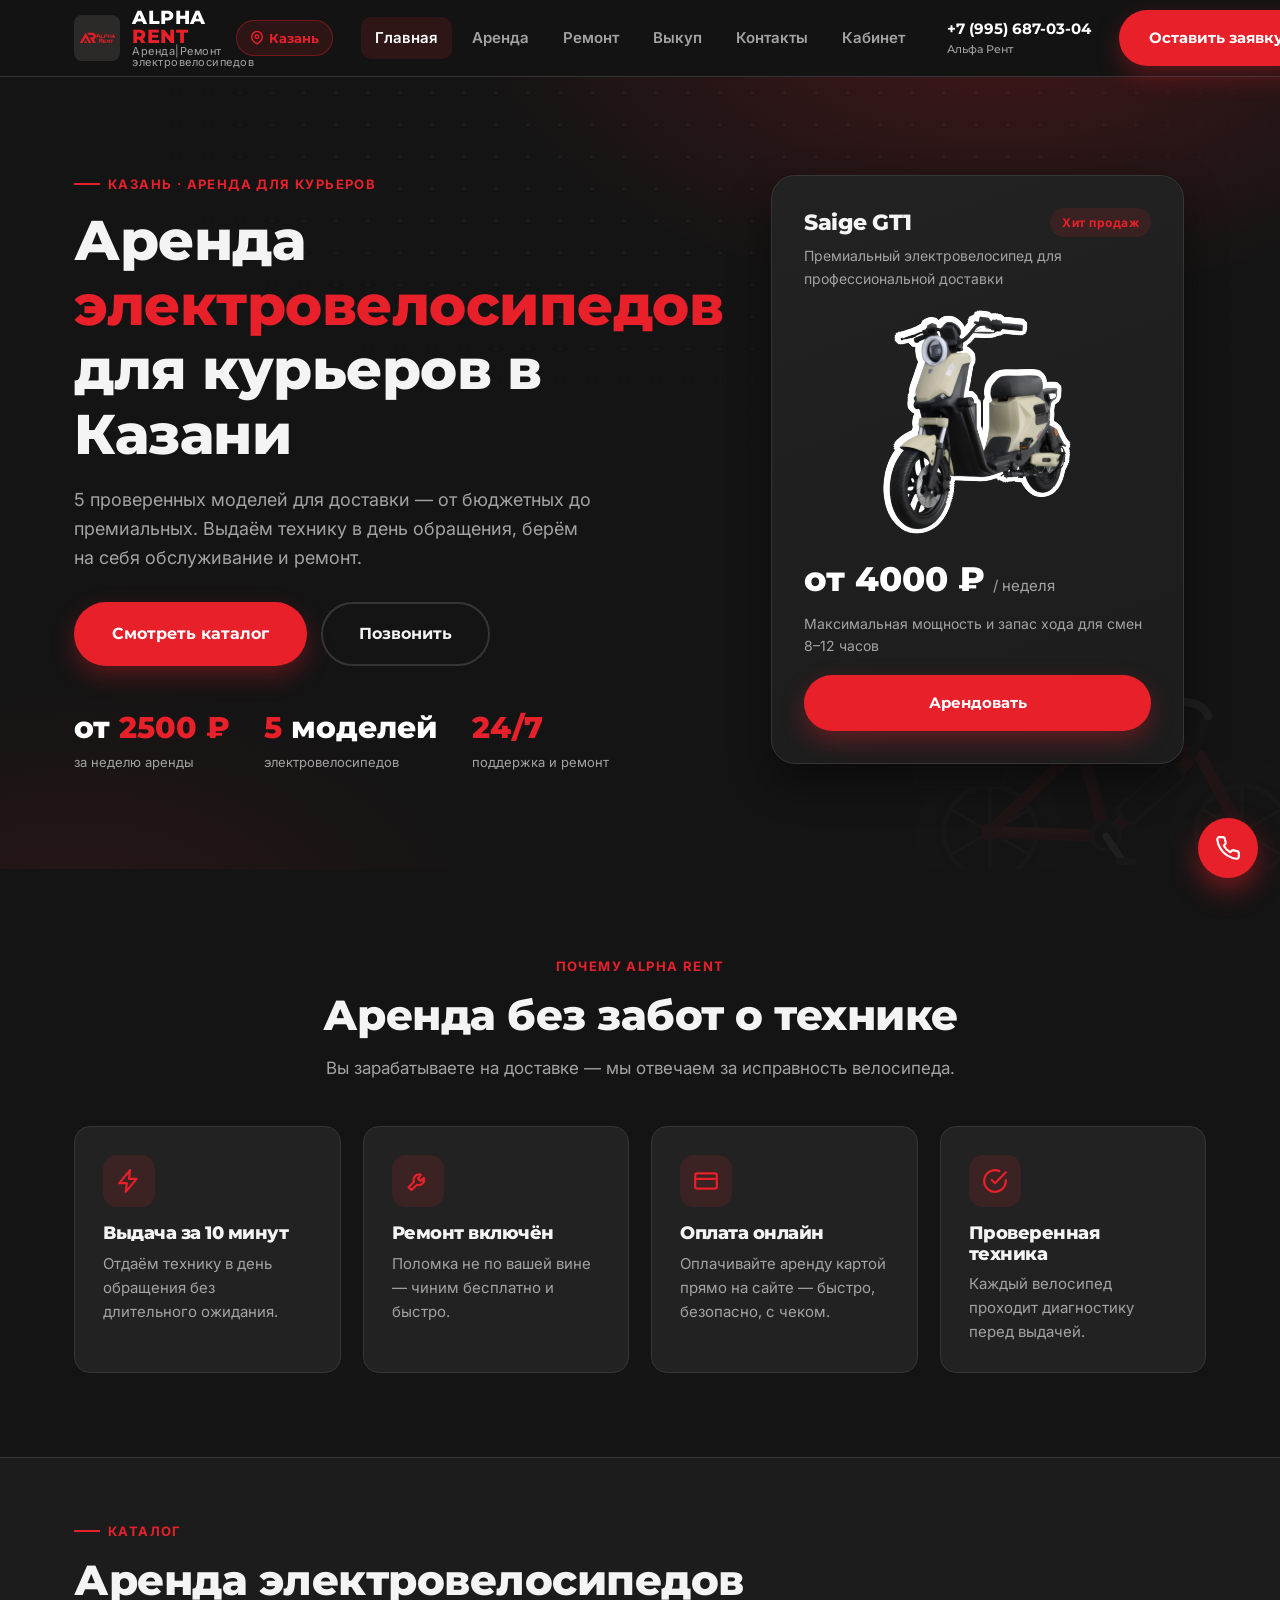
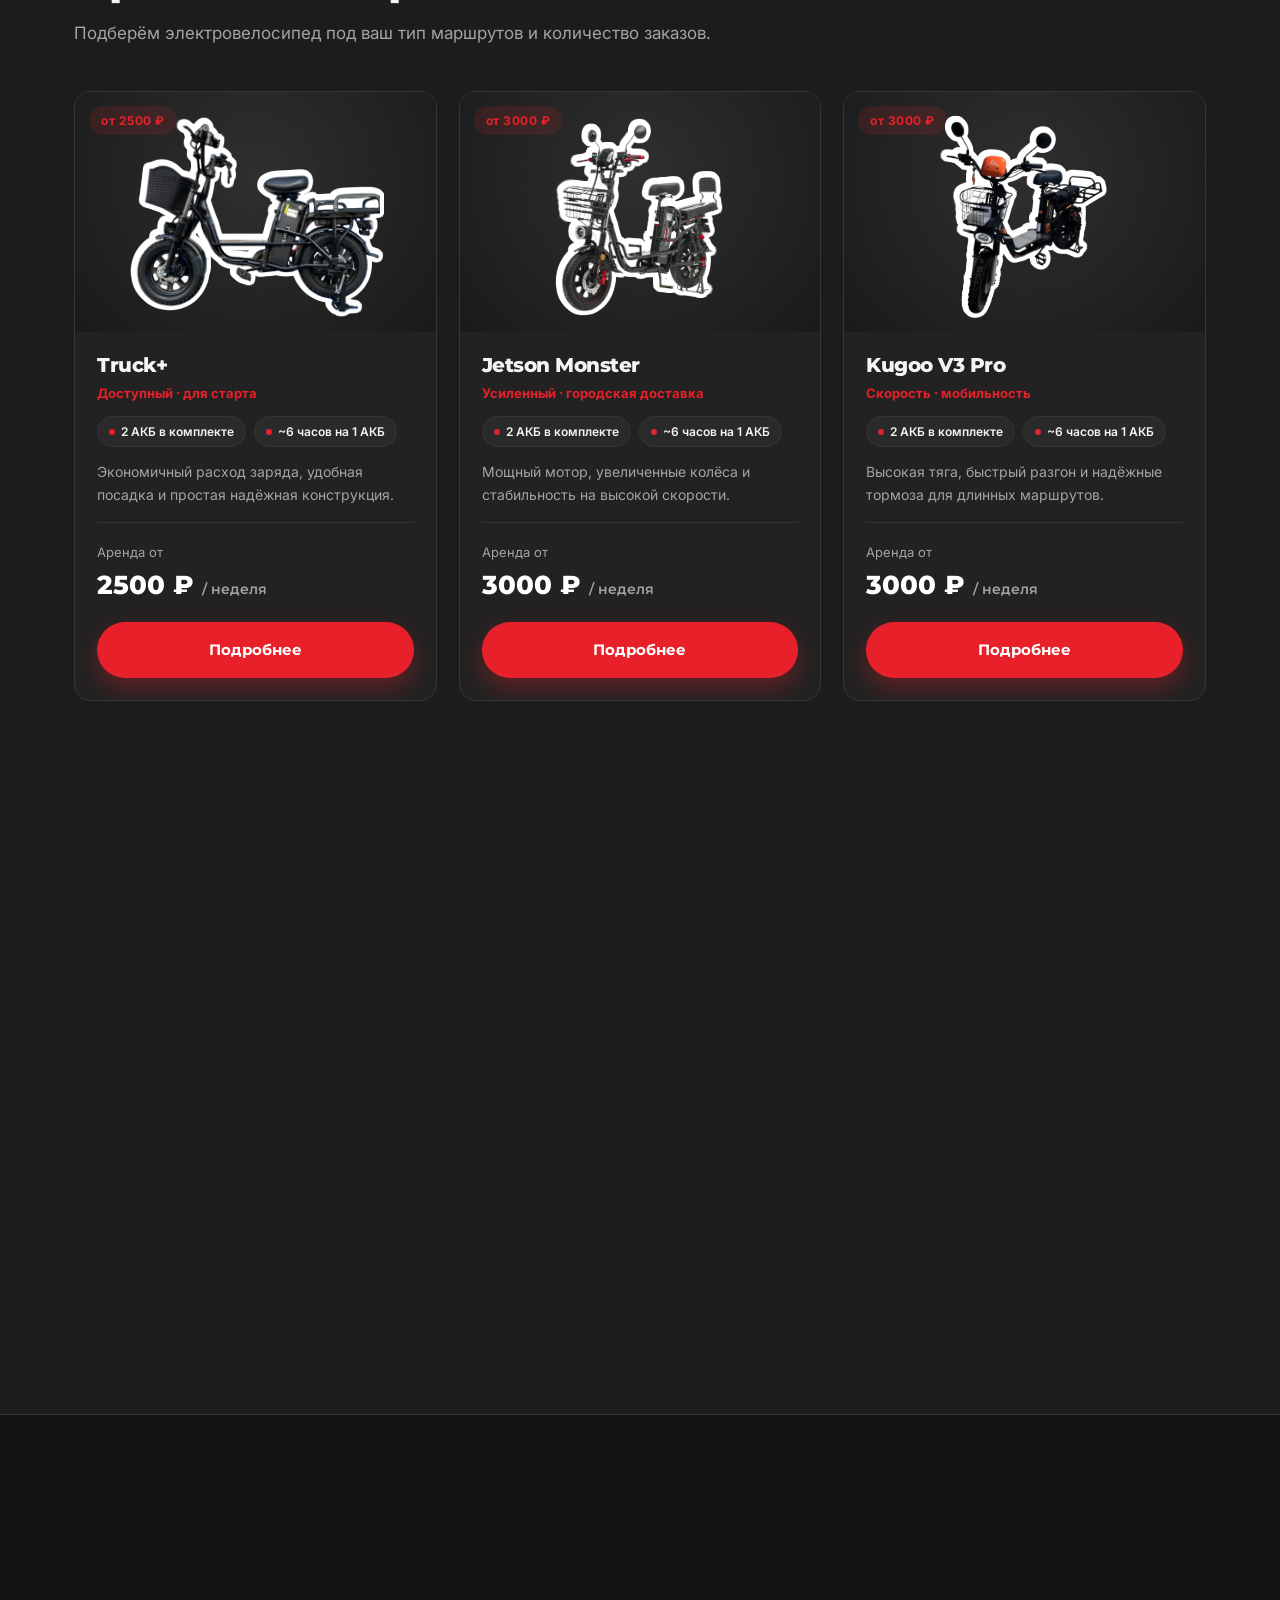
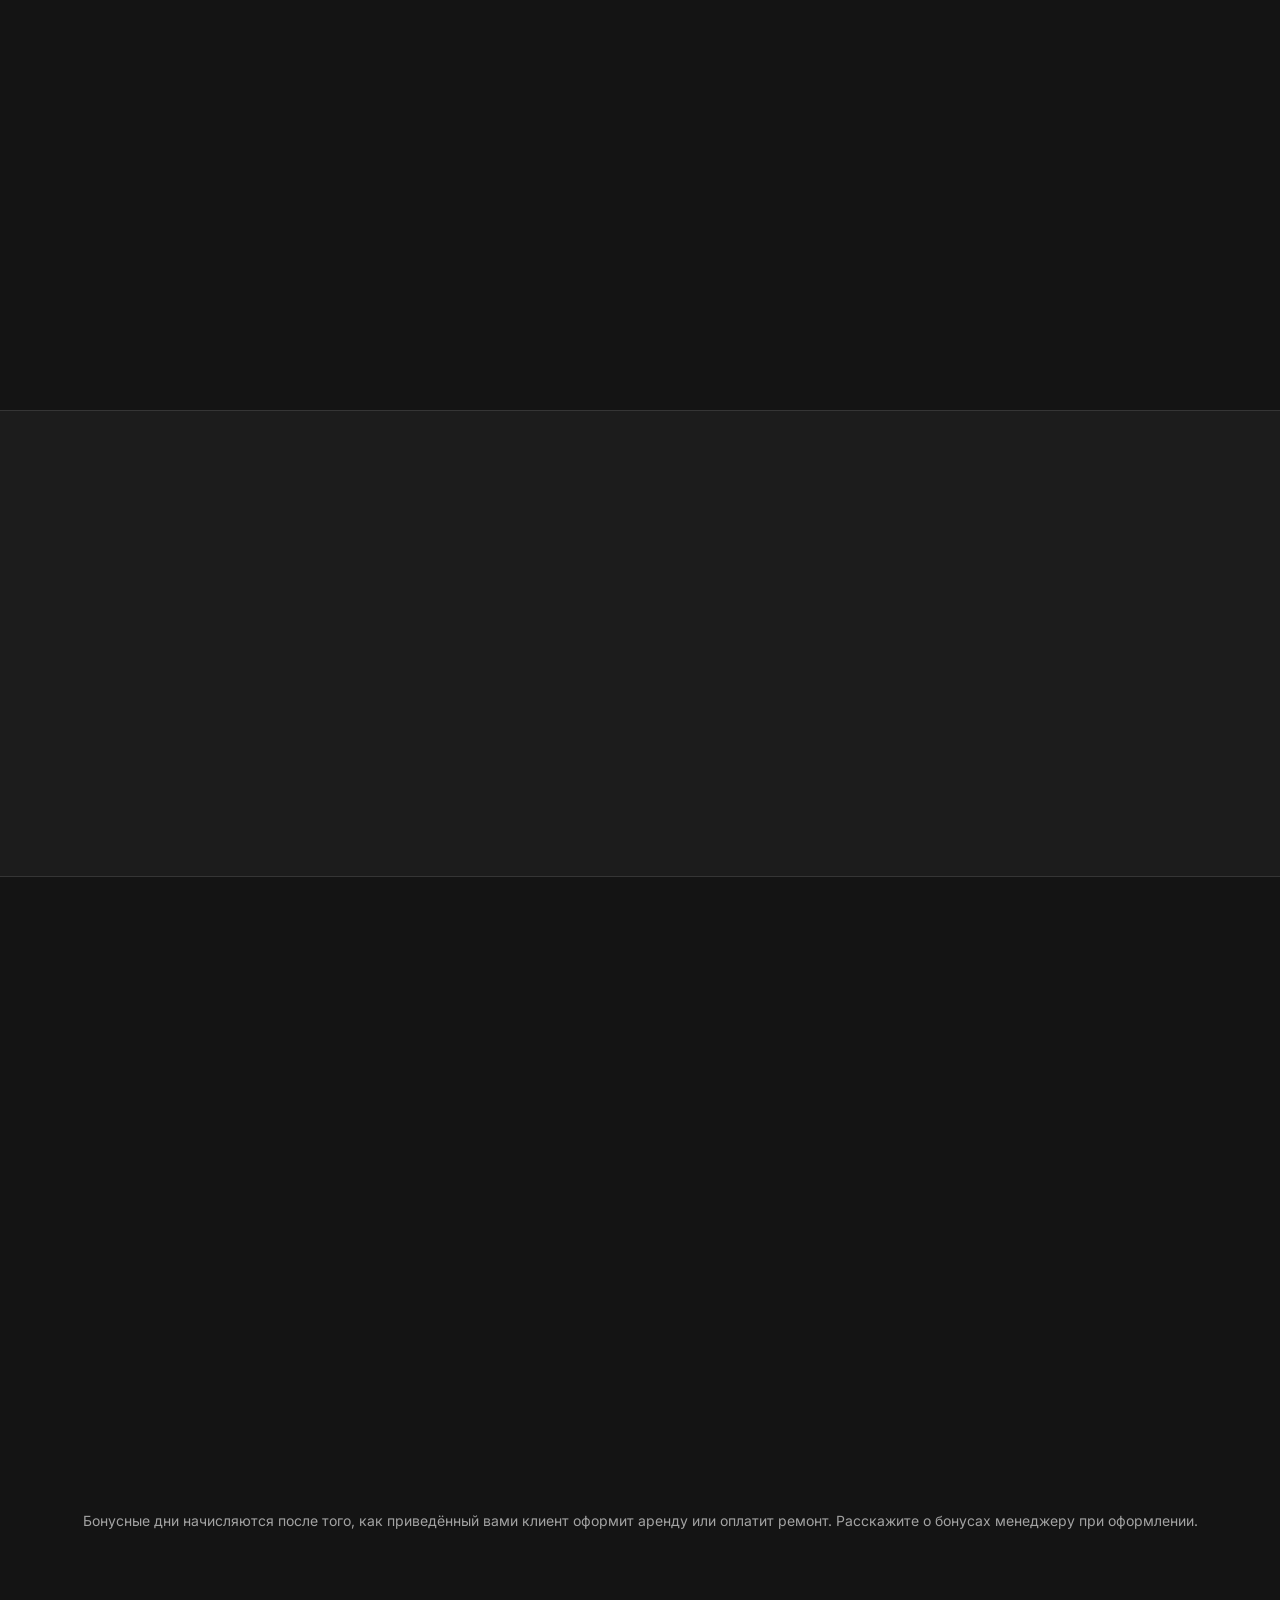
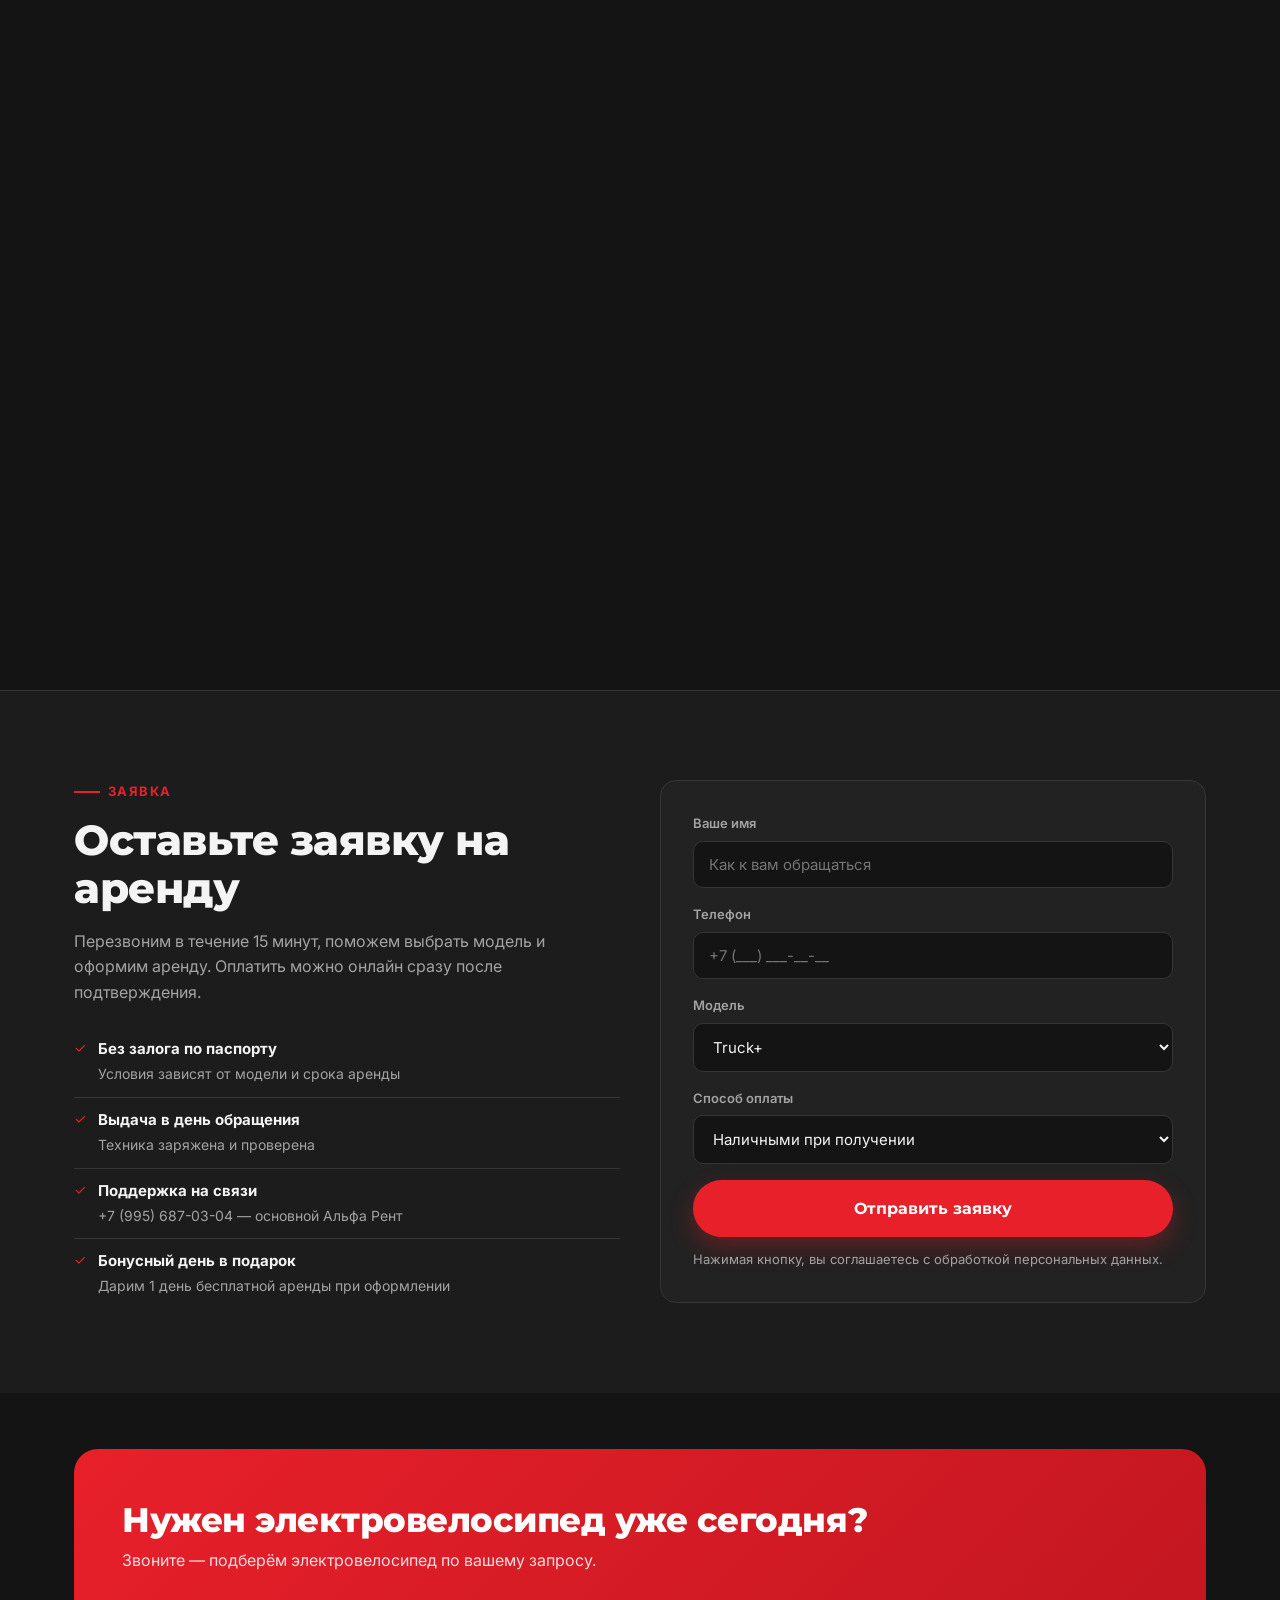
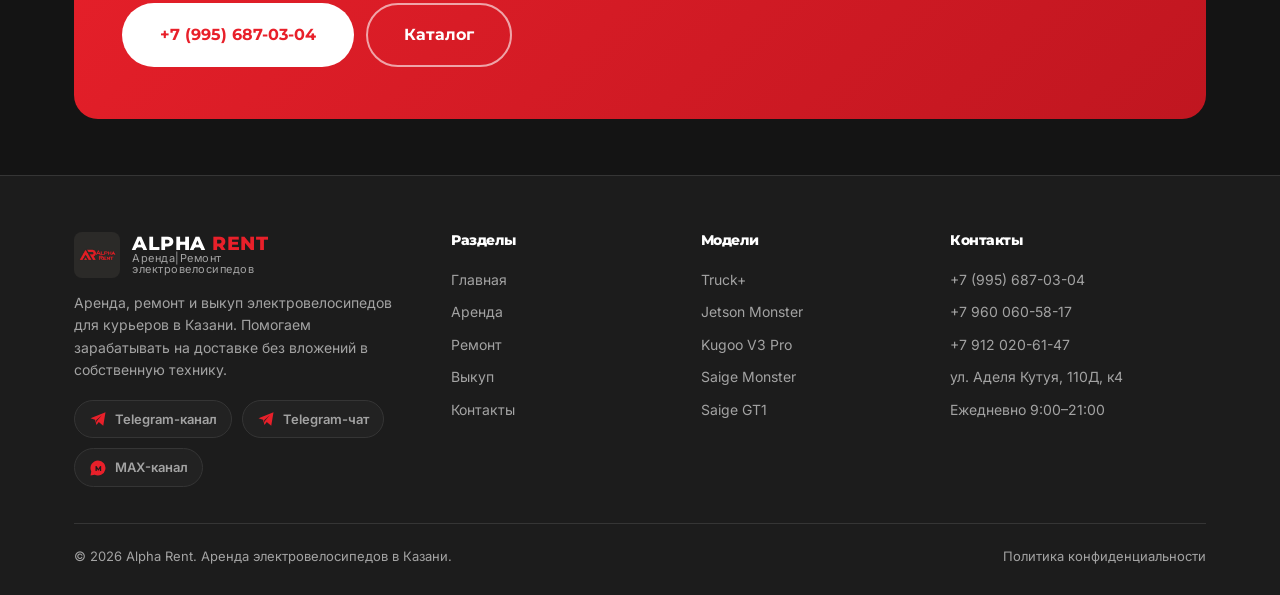
<file: index.html>
<!DOCTYPE html>
<html lang="ru">
<head>
<meta charset="UTF-8">
<meta name="viewport" content="width=device-width, initial-scale=1">
<title>Аренда электровелосипедов в Казани для курьеров — Alpha Rent</title>
<meta name="description" content="Аренда электровелосипедов для курьеров в Казани от 2500 ₽ в неделю. 5 моделей, ремонт и выкуп техники, оплата онлайн, выдача в день обращения. Alpha Rent — звоните +7 (995) 687-03-04.">
<meta name="keywords" content="аренда электровелосипедов Казань, аренда велосипедов для курьеров, прокат электровелосипедов Казань, аренда велосипеда Казань, электровелосипед в аренду">
<link rel="canonical" href="https://alpha-rent.ru/">
<meta name="robots" content="index, follow">
<meta name="geo.region" content="RU-TA">
<meta name="geo.placename" content="Казань">
<meta property="og:type" content="website">
<meta property="og:title" content="Аренда электровелосипедов в Казани для курьеров — Alpha Rent">
<meta property="og:description" content="Аренда электровелосипедов для курьеров в Казани от 2500 ₽ в неделю. Ремонт и выкуп техники. Оплата онлайн.">
<meta property="og:image" content="https://alpha-rent.ru/assets/logo.jpg">
<meta property="og:url" content="https://alpha-rent.ru/">
<meta property="og:locale" content="ru_RU">
<link rel="icon" href="assets/logo.jpg" type="image/jpeg">
<link rel="apple-touch-icon" href="assets/logo.jpg">
<link rel="manifest" href="site.webmanifest">
<link rel="preconnect" href="https://fonts.googleapis.com">
<link rel="preconnect" href="https://fonts.gstatic.com" crossorigin>
<link href="https://fonts.googleapis.com/css2?family=Inter:wght@400;500;600;700&family=Montserrat:wght@600;700;800&display=swap" rel="stylesheet">
<link rel="stylesheet" href="css/style.css?v=8">
<script type="application/ld+json">
{
  "@context": "https://schema.org",
  "@type": "LocalBusiness",
  "name": "Alpha Rent — аренда электровелосипедов",
  "image": "https://alpha-rent.ru/assets/logo.jpg",
  "url": "https://alpha-rent.ru/",
  "telephone": "+79956870304",
  "priceRange": "от 2500 ₽",
  "description": "Аренда электровелосипедов для курьеров в Казани. Ремонт и выкуп техники.",
  "address": {
    "@type": "PostalAddress",
    "streetAddress": "улица Аделя Кутуя, 110Д, корпус 4",
    "addressLocality": "Казань",
    "addressRegion": "Республика Татарстан",
    "addressCountry": "RU"
  },
  "areaServed": "Казань",
  "openingHours": "Mo-Su 09:00-21:00",
  "geo": {
    "@type": "GeoCoordinates",
    "latitude": 55.780742,
    "longitude": 49.195625
  },
  "hasMap": "https://yandex.ru/maps/org/alpharent/25104585482/",
  "sameAs": [
    "https://yandex.ru/maps/org/alpharent/25104585482/",
    "https://2gis.ru/kazan/firm/70000001107689104",
    "https://t.me/Alpharent116"
  ],
  "aggregateRating": {
    "@type": "AggregateRating",
    "ratingValue": "4.9",
    "reviewCount": "127"
  }
}
</script>
<!-- Yandex.Metrika counter — впишите номер вашего счётчика вместо 99999999 -->
<script type="text/javascript">
  (function(m,e,t,r,i,k,a){m[i]=m[i]||function(){(m[i].a=m[i].a||[]).push(arguments)};m[i].l=1*new Date();
  for(var j=0;j<document.scripts.length;j++){if(document.scripts[j].src===r){return;}}
  k=e.createElement(t),a=e.getElementsByTagName(t)[0],k.async=1,k.src=r,a.parentNode.insertBefore(k,a)})
  (window,document,"script","https://mc.yandex.ru/metrika/tag.js","ym");
  ym(99999999,"init",{clickmap:true,trackLinks:true,accurateTrackBounce:true});
</script>
<noscript><div><img src="https://mc.yandex.ru/watch/99999999" style="position:absolute;left:-9999px;" alt="" /></div></noscript>
<!-- /Yandex.Metrika counter -->
</head>
<body>

<!-- ===== Header ===== -->
<header class="header">
  <div class="container header__inner">
    <a href="index.html" class="logo" aria-label="Alpha Rent — на главную">
      <img src="assets/logo.jpg" alt="Логотип Alpha Rent">
      <span class="logo__text">
        <span class="logo__name">ALPHA<span> RENT</span></span>
        <span class="logo__tag">Аренда|Ремонт<br>электровелосипедов</span>
      </span>
    </a>
    <span class="city-badge" title="Аренда электровелосипедов в Казани">
      <svg width="14" height="14" viewBox="0 0 24 24" fill="none" stroke="currentColor" stroke-width="2.5" stroke-linecap="round" stroke-linejoin="round"><path d="M21 10c0 7-9 12-9 12s-9-5-9-12a9 9 0 0 1 18 0z"/><circle cx="12" cy="10" r="3"/></svg>
      Казань
    </span>
    <nav class="nav" id="nav">
      <a href="index.html" class="active">Главная</a>
      <a href="arenda.html">Аренда</a>
      <a href="remont.html">Ремонт</a>
      <a href="vykup.html">Выкуп</a>
      <a href="kontakty.html">Контакты</a>
      <a href="account.php">Кабинет</a>
    </nav>
    <a href="tel:+79956870304" class="header__phone">
      +7 (995) 687-03-04
      <span>Альфа Рент</span>
    </a>
    <a href="#zayavka" class="btn btn-primary header__cta">Оставить заявку</a>
    <button class="burger" id="burger" aria-label="Меню">
      <span></span><span></span><span></span>
    </button>
  </div>
</header>

<main>

<!-- ===== Hero ===== -->
<section class="hero">
  <div class="container hero__grid">
    <div class="hero__text">
      <span class="eyebrow">Казань · аренда для курьеров</span>
      <h1>Аренда <span class="accent">электровелосипедов</span> для курьеров в Казани</h1>
      <p class="hero__sub">5 проверенных моделей для доставки — от бюджетных до премиальных. Выдаём технику в день обращения, берём на себя обслуживание и ремонт.</p>
      <div class="hero__actions">
        <a href="arenda.html" class="btn btn-primary btn-lg">Смотреть каталог</a>
        <a href="tel:+79956870304" class="btn btn-outline btn-lg">Позвонить</a>
      </div>
      <div class="hero__stats">
        <div class="hero__stat">
          <div class="num">от <span>2500&nbsp;₽</span></div>
          <div class="lbl">за неделю аренды</div>
        </div>
        <div class="hero__stat">
          <div class="num"><span>5</span> моделей</div>
          <div class="lbl">электровелосипедов</div>
        </div>
        <div class="hero__stat">
          <div class="num"><span>24/7</span></div>
          <div class="lbl">поддержка и ремонт</div>
        </div>
      </div>
    </div>
    <aside class="hero__card">
      <div class="hero__card-top">
        <h3>Saige GT1</h3>
        <span class="badge">Хит продаж</span>
      </div>
      <p class="muted">Премиальный электровелосипед для профессиональной доставки</p>
      <div class="hero__bike">
        <img src="assets/bikes/gt1-1.png" alt="Электровелосипед Saige GT1 для курьеров" loading="lazy">
      </div>
      <div class="hero__price-row">
        <span class="hero__price">от 4000&nbsp;₽</span>
        <span class="hero__price-unit">/ неделя</span>
      </div>
      <p class="muted">Максимальная мощность и запас хода для смен 8–12 часов</p>
      <a href="arenda.html#gt1" class="btn btn-primary btn-block">Арендовать</a>
    </aside>
  </div>
</section>

<!-- ===== Преимущества ===== -->
<section class="section">
  <div class="container">
    <div class="section-head section-head--center reveal">
      <span class="eyebrow">Почему Alpha Rent</span>
      <h2 class="section-title">Аренда без забот о технике</h2>
      <p>Вы зарабатываете на доставке — мы отвечаем за исправность велосипеда.</p>
    </div>
    <div class="grid grid-4">
      <div class="feature reveal">
        <div class="feature__icon">
          <svg width="26" height="26" viewBox="0 0 24 24" fill="none" stroke="currentColor" stroke-width="2" stroke-linecap="round" stroke-linejoin="round"><path d="M13 2 3 14h7l-1 8 10-12h-7z"/></svg>
        </div>
        <h3>Выдача за 10 минут</h3>
        <p>Отдаём технику в день обращения без длительного ожидания.</p>
      </div>
      <div class="feature reveal">
        <div class="feature__icon">
          <svg width="26" height="26" viewBox="0 0 24 24" fill="none" stroke="currentColor" stroke-width="2" stroke-linecap="round" stroke-linejoin="round"><path d="M14.7 6.3a5 5 0 0 0-6.4 6.4l-5 5 2.7 2.7 5-5a5 5 0 0 0 6.4-6.4l-3 3-2.4-2.4z"/></svg>
        </div>
        <h3>Ремонт включён</h3>
        <p>Поломка не по вашей вине — чиним бесплатно и быстро.</p>
      </div>
      <div class="feature reveal">
        <div class="feature__icon">
          <svg width="26" height="26" viewBox="0 0 24 24" fill="none" stroke="currentColor" stroke-width="2" stroke-linecap="round" stroke-linejoin="round"><rect x="2" y="5" width="20" height="14" rx="2"/><path d="M2 10h20"/></svg>
        </div>
        <h3>Оплата онлайн</h3>
        <p>Оплачивайте аренду картой прямо на сайте — быстро, безопасно, с чеком.</p>
      </div>
      <div class="feature reveal">
        <div class="feature__icon">
          <svg width="26" height="26" viewBox="0 0 24 24" fill="none" stroke="currentColor" stroke-width="2" stroke-linecap="round" stroke-linejoin="round"><path d="M22 11.08V12a10 10 0 1 1-5.93-9.14"/><path d="M22 4 12 14.01l-3-3"/></svg>
        </div>
        <h3>Проверенная техника</h3>
        <p>Каждый велосипед проходит диагностику перед выдачей.</p>
      </div>
    </div>
  </div>
</section>

<!-- ===== Модели ===== -->
<section class="section section--tight" style="background:var(--bg-2);border-block:1px solid var(--border)">
  <div class="container">
    <div class="section-head reveal">
      <span class="eyebrow">Каталог</span>
      <h2 class="section-title">Аренда электровелосипедов</h2>
      <p>Подберём электровелосипед под ваш тип маршрутов и количество заказов.</p>
    </div>
    <div class="grid grid-3" id="models">
      <!-- card -->
      <article class="bike-card reveal">
        <div class="bike-card__media">
          <div class="bike-card__tags"><span class="badge">от 2500 ₽</span></div>
          <img src="assets/bikes/truck-1.png" alt="Электровелосипед Truck+" loading="lazy">
        </div>
        <div class="bike-card__body">
          <h3>Truck+</h3>
          <div class="bike-card__role">Доступный · для старта</div>
          <div class="bike-card__specs">
            <span class="spec-pill">2 АКБ в комплекте</span>
            <span class="spec-pill">~6 часов на 1 АКБ</span>
          </div>
          <p class="bike-card__desc">Экономичный расход заряда, удобная посадка и простая надёжная конструкция.</p>
          <div class="bike-card__price">
            <span class="from">Аренда от</span>
            <div class="val">2500 ₽ <span>/ неделя</span></div>
          </div>
          <div class="bike-card__actions">
            <a href="arenda.html#truck" class="btn btn-primary btn-block">Подробнее</a>
          </div>
        </div>
      </article>
      <article class="bike-card reveal">
        <div class="bike-card__media">
          <div class="bike-card__tags"><span class="badge">от 3000 ₽</span></div>
          <img src="assets/bikes/jetson-1.png" alt="Электровелосипед Jetson Monster" loading="lazy">
        </div>
        <div class="bike-card__body">
          <h3>Jetson Monster</h3>
          <div class="bike-card__role">Усиленный · городская доставка</div>
          <div class="bike-card__specs">
            <span class="spec-pill">2 АКБ в комплекте</span>
            <span class="spec-pill">~6 часов на 1 АКБ</span>
          </div>
          <p class="bike-card__desc">Мощный мотор, увеличенные колёса и стабильность на высокой скорости.</p>
          <div class="bike-card__price">
            <span class="from">Аренда от</span>
            <div class="val">3000 ₽ <span>/ неделя</span></div>
          </div>
          <div class="bike-card__actions">
            <a href="arenda.html#jetson" class="btn btn-primary btn-block">Подробнее</a>
          </div>
        </div>
      </article>
      <article class="bike-card reveal">
        <div class="bike-card__media">
          <div class="bike-card__tags"><span class="badge">от 3000 ₽</span></div>
          <img src="assets/bikes/kugoo-1.png" alt="Электровелосипед Kugoo V3 Pro" loading="lazy">
        </div>
        <div class="bike-card__body">
          <h3>Kugoo V3 Pro</h3>
          <div class="bike-card__role">Скорость · мобильность</div>
          <div class="bike-card__specs">
            <span class="spec-pill">2 АКБ в комплекте</span>
            <span class="spec-pill">~6 часов на 1 АКБ</span>
          </div>
          <p class="bike-card__desc">Высокая тяга, быстрый разгон и надёжные тормоза для длинных маршрутов.</p>
          <div class="bike-card__price">
            <span class="from">Аренда от</span>
            <div class="val">3000 ₽ <span>/ неделя</span></div>
          </div>
          <div class="bike-card__actions">
            <a href="arenda.html#kugoo" class="btn btn-primary btn-block">Подробнее</a>
          </div>
        </div>
      </article>
      <article class="bike-card reveal">
        <div class="bike-card__media">
          <div class="bike-card__tags"><span class="badge">от 3000 ₽</span></div>
          <img src="assets/bikes/saige-1.png" alt="Электровелосипед Saige Monster" loading="lazy">
        </div>
        <div class="bike-card__body">
          <h3>Saige Monster</h3>
          <div class="bike-card__role">Мощность · комфорт</div>
          <div class="bike-card__specs">
            <span class="spec-pill">2 АКБ в комплекте</span>
            <span class="spec-pill">~6 часов на 1 АКБ</span>
          </div>
          <p class="bike-card__desc">Мощный двигатель, комфортная подвеска и устойчивость для полного дня.</p>
          <div class="bike-card__price">
            <span class="from">Аренда от</span>
            <div class="val">3000 ₽ <span>/ неделя</span></div>
          </div>
          <div class="bike-card__actions">
            <a href="arenda.html#saige" class="btn btn-primary btn-block">Подробнее</a>
          </div>
        </div>
      </article>
      <article class="bike-card reveal">
        <div class="bike-card__media">
          <div class="bike-card__tags"><span class="badge">Хит продаж</span><span class="badge badge--ghost">от 4000 ₽</span></div>
          <img src="assets/bikes/gt1-1.png" alt="Электровелосипед Saige GT1" loading="lazy">
        </div>
        <div class="bike-card__body">
          <h3>Saige GT1</h3>
          <div class="bike-card__role">Топовая модель · максимум хода</div>
          <div class="bike-card__specs">
            <span class="spec-pill">2 АКБ в комплекте</span>
            <span class="spec-pill">~6 часов на 1 АКБ</span>
          </div>
          <p class="bike-card__desc">Высокий крутящий момент, большой запас хода, комфорт на сменах 8–12 часов.</p>
          <div class="bike-card__price">
            <span class="from">Аренда от</span>
            <div class="val">4000 ₽ <span>/ неделя</span></div>
            <div class="bike-card__price-opt">С двумя АКБ 50 Ah — 4500 ₽ / неделя</div>
          </div>
          <div class="bike-card__actions">
            <a href="arenda.html#gt1" class="btn btn-primary btn-block">Подробнее</a>
          </div>
        </div>
      </article>
      <article class="bike-card reveal" style="justify-content:center;align-items:center;text-align:center;padding:30px;background:linear-gradient(160deg,var(--surface),var(--bg))">
        <h3 style="font-size:22px;margin-bottom:10px">Не знаете, что выбрать?</h3>
        <p class="bike-card__desc">Расскажем, какая модель подойдёт под ваши маршруты и нагрузку.</p>
        <a href="kontakty.html" class="btn btn-outline">Получить консультацию</a>
      </article>
    </div>
  </div>
</section>

<!-- ===== Услуги ===== -->
<section class="section">
  <div class="container">
    <div class="section-head section-head--center reveal">
      <span class="eyebrow">Услуги</span>
      <h2 class="section-title">Наши услуги</h2>
    </div>
    <div class="grid grid-3">
      <div class="feature reveal">
        <div class="feature__icon">
          <svg width="26" height="26" viewBox="0 0 24 24" fill="none" stroke="currentColor" stroke-width="2" stroke-linecap="round" stroke-linejoin="round"><circle cx="5.5" cy="17.5" r="3.5"/><circle cx="18.5" cy="17.5" r="3.5"/><path d="M15 17.5h-6L12 7h4M9 17.5 12 7M5.5 17.5 11 7h1"/></svg>
        </div>
        <h3>Аренда электровелосипедов</h3>
        <p>5 моделей для доставки. Понедельная оплата, обслуживание включено.</p>
        <a href="arenda.html" class="btn btn-ghost" style="margin-top:14px">Подробнее →</a>
      </div>
      <div class="feature reveal">
        <div class="feature__icon">
          <svg width="26" height="26" viewBox="0 0 24 24" fill="none" stroke="currentColor" stroke-width="2" stroke-linecap="round" stroke-linejoin="round"><path d="M14.7 6.3a5 5 0 0 0-6.4 6.4l-5 5 2.7 2.7 5-5a5 5 0 0 0 6.4-6.4l-3 3-2.4-2.4z"/></svg>
        </div>
        <h3>Ремонт техники</h3>
        <p>Умеем чинить всё, что имеет руль и колёса.</p>
        <a href="remont.html" class="btn btn-ghost" style="margin-top:14px">Подробнее →</a>
      </div>
      <div class="feature reveal">
        <div class="feature__icon">
          <svg width="26" height="26" viewBox="0 0 24 24" fill="none" stroke="currentColor" stroke-width="2" stroke-linecap="round" stroke-linejoin="round"><path d="M12 1v22M17 5H9.5a3.5 3.5 0 0 0 0 7h5a3.5 3.5 0 0 1 0 7H6"/></svg>
        </div>
        <h3>Выкуп и аренда с выкупом</h3>
        <p>Выкупим вашу технику или предложим аренду с правом выкупа в собственность.</p>
        <a href="vykup.html" class="btn btn-ghost" style="margin-top:14px">Подробнее →</a>
      </div>
    </div>
  </div>
</section>

<!-- ===== Как это работает ===== -->
<section class="section section--tight" style="background:var(--bg-2);border-block:1px solid var(--border)">
  <div class="container">
    <div class="section-head reveal">
      <span class="eyebrow">Как начать</span>
      <h2 class="section-title">Аренда в 4 шага</h2>
    </div>
    <div class="grid grid-4 steps">
      <div class="step reveal"><h3>Выбор модели</h3><p>Подбираете велосипед в каталоге или с нашей помощью по телефону.</p></div>
      <div class="step reveal"><h3>Заявка и оплата</h3><p>Оставляете заявку на сайте и оплачиваете аренду онлайн картой.</p></div>
      <div class="step reveal"><h3>Получение</h3><p>Забираете заряженный и подготовленный велосипед в день обращения.</p></div>
      <div class="step reveal"><h3>Работа и продление</h3><p>Зарабатываете на доставке, продлеваете аренду в пару кликов.</p></div>
    </div>
  </div>
</section>

<!-- ===== Бонусы и реферальная программа ===== -->
<section class="section" id="bonusy">
  <div class="container">
    <div class="section-head section-head--center reveal">
      <span class="eyebrow">Бонусы</span>
      <h2 class="section-title">Реферальная программа Alpha Rent</h2>
      <p>Приводите друзей и получайте бесплатные дни аренды. Бонусные дни суммируются.</p>
    </div>
    <div class="grid grid-3">
      <div class="bonus-card reveal">
        <div class="bonus-card__badge">+3 дня</div>
        <h3>Приведите друга в аренду</h3>
        <p>Если по вашей рекомендации новый клиент впервые арендует у нас электровелосипед:</p>
        <ul class="spec-list">
          <li>Вам — <b>+3 дня</b> бесплатной аренды</li>
          <li>Другу — <b>скидка 500 ₽</b> на аренду</li>
        </ul>
      </div>
      <div class="bonus-card reveal">
        <div class="bonus-card__badge">+2 дня</div>
        <h3>Приведите друга на ремонт</h3>
        <p>Если вы арендуете у нас и привели знакомого на ремонт стоимостью от 2000 ₽:</p>
        <ul class="spec-list">
          <li>Вам — <b>+2 дня</b> бесплатной аренды</li>
        </ul>
      </div>
      <div class="bonus-card bonus-card--accent reveal">
        <div class="bonus-card__badge">В подарок</div>
        <h3>Бонусный день для каждого</h3>
        <p>Дарим <b>1 день бесплатной аренды</b> каждому клиенту при оформлении заявки — попробуйте электровелосипед без лишних затрат.</p>
        <a href="#zayavka" class="btn btn-primary" style="margin-top:auto">Оставить заявку</a>
      </div>
    </div>
    <p style="color:var(--muted);font-size:14px;margin-top:16px;text-align:center">Бонусные дни начисляются после того, как приведённый вами клиент оформит аренду или оплатит ремонт. Расскажите о бонусах менеджеру при оформлении.</p>
  </div>
</section>

<!-- ===== Отзывы ===== -->
<section class="section">
  <div class="container">
    <div class="section-head section-head--center reveal">
      <span class="eyebrow">Отзывы</span>
      <h2 class="section-title">Нас рекомендуют курьеры Казани</h2>
      <p>Реальные оценки клиентов с Яндекс Карт — рейтинг 4.9 из 5.</p>
    </div>
    <div class="reviews-carousel reveal">
      <button class="carousel-arrow carousel-prev" type="button" aria-label="Предыдущие отзывы" data-reviews-prev>‹</button>
      <div class="reviews-track" data-reviews-track>
        <article class="review-card">
          <div class="review-card__stars">★★★★★</div>
          <p class="review-card__text">«Брал Truck+ на тест перед выходом в курьеры. Велик заряженный, всё работает. Через неделю пересел на Jetson — оформили за 10 минут.»</p>
          <div class="review-card__author">
            <div class="review-card__ava">А</div>
            <div><div class="review-card__name">Айдар Г.</div><div class="review-card__src">Яндекс Карты</div></div>
          </div>
        </article>
        <article class="review-card">
          <div class="review-card__stars">★★★★★</div>
          <p class="review-card__text">«Работаю полный день, взял Saige Monster. По подвеске и запасу хода — то что надо. Один раз слетела цепь, починили в тот же день бесплатно.»</p>
          <div class="review-card__author">
            <div class="review-card__ava">Р</div>
            <div><div class="review-card__name">Рустам Х.</div><div class="review-card__src">Яндекс Карты</div></div>
          </div>
        </article>
        <article class="review-card">
          <div class="review-card__stars">★★★★★</div>
          <p class="review-card__text">«GT1 с двумя батареями — реально на всю смену хватает. Ребята адекватные, на связи всегда. Рекомендую для тех, кто работает на объёмах.»</p>
          <div class="review-card__author">
            <div class="review-card__ava">Д</div>
            <div><div class="review-card__name">Денис М.</div><div class="review-card__src">Яндекс Карты</div></div>
          </div>
        </article>
        <article class="review-card">
          <div class="review-card__stars">★★★★★</div>
          <p class="review-card__text">«Взял Kugoo V3 Pro — разгон бодрый, по городу между заказами летаю. За смену успеваю заметно больше, чем на своём старом велике.»</p>
          <div class="review-card__author">
            <div class="review-card__ava">Л</div>
            <div><div class="review-card__name">Линар Ф.</div><div class="review-card__src">Яндекс Карты</div></div>
          </div>
        </article>
        <article class="review-card">
          <div class="review-card__stars">★★★★★</div>
          <p class="review-card__text">«Привёл двух знакомых курьеров — за это получил бесплатные дни аренды. По факту катался почти неделю в подарок. Приятно, что бонусы реально работают.»</p>
          <div class="review-card__author">
            <div class="review-card__ava">А</div>
            <div><div class="review-card__name">Алмаз С.</div><div class="review-card__src">Яндекс Карты</div></div>
          </div>
        </article>
        <article class="review-card">
          <div class="review-card__stars">★★★★★</div>
          <p class="review-card__text">«Пригонял свой самокат на ремонт — диагностика бесплатная, починили при мне за полчаса. Цены адекватные, ничего лишнего не навязывали.»</p>
          <div class="review-card__author">
            <div class="review-card__ava">В</div>
            <div><div class="review-card__name">Виктор П.</div><div class="review-card__src">2ГИС</div></div>
          </div>
        </article>
        <article class="review-card">
          <div class="review-card__stars">★★★★★</div>
          <p class="review-card__text">«Район у меня с горками, взял Jetson Monster — на подъёмах тянет уверенно. Две батареи спокойно закрывают полную смену.»</p>
          <div class="review-card__author">
            <div class="review-card__ava">И</div>
            <div><div class="review-card__name">Ильдар Г.</div><div class="review-card__src">Яндекс Карты</div></div>
          </div>
        </article>
        <article class="review-card">
          <div class="review-card__stars">★★★★★</div>
          <p class="review-card__text">«Оформление реально быстрое — приехал, забрал заряженный велосипед и сразу на заказы. Никакого ожидания, всё чётко.»</p>
          <div class="review-card__author">
            <div class="review-card__ava">С</div>
            <div><div class="review-card__name">Сергей К.</div><div class="review-card__src">2ГИС</div></div>
          </div>
        </article>
        <article class="review-card">
          <div class="review-card__stars">★★★★★</div>
          <p class="review-card__text">«Оформил аренду с выкупом — через год велосипед будет мой. Ребята всегда на связи, по любому вопросу помогают. Рекомендую.»</p>
          <div class="review-card__author">
            <div class="review-card__ava">К</div>
            <div><div class="review-card__name">Камиль Н.</div><div class="review-card__src">Яндекс Карты</div></div>
          </div>
        </article>
      </div>
      <button class="carousel-arrow carousel-next" type="button" aria-label="Следующие отзывы" data-reviews-next>›</button>
    </div>
    <!--
      Виджет отзывов Яндекса:
      после подтверждения карточки компании в Яндекс Бизнес сюда
      вставляется официальный виджет отзывов (Яндекс Карты → «Поделиться»
      → «Виджет отзывов»). Тогда оценки будут обновляться автоматически.
    -->
  </div>
</section>

<!-- ===== CTA + форма ===== -->
<section class="section" id="zayavka" style="background:var(--bg-2);border-top:1px solid var(--border)">
  <div class="container">
    <div class="split">
      <div class="reveal">
        <span class="eyebrow">Заявка</span>
        <h2 class="section-title">Оставьте заявку на аренду</h2>
        <p style="color:var(--muted);margin-bottom:22px">Перезвоним в течение 15 минут, поможем выбрать модель и оформим аренду. Оплатить можно онлайн сразу после подтверждения.</p>
        <ul class="split__list">
          <li><span class="ico">✓</span><div><b>Без залога по паспорту</b><span>Условия зависят от модели и срока аренды</span></div></li>
          <li><span class="ico">✓</span><div><b>Выдача в день обращения</b><span>Техника заряжена и проверена</span></div></li>
          <li><span class="ico">✓</span><div><b>Поддержка на связи</b><span>+7 (995) 687-03-04 — основной Альфа Рент</span></div></li>
          <li><span class="ico">✓</span><div><b>Бонусный день в подарок</b><span>Дарим 1 день бесплатной аренды при оформлении</span></div></li>
        </ul>
      </div>
      <form class="form reveal" data-form>
        <input type="text" name="website" tabindex="-1" autocomplete="off" aria-hidden="true" style="position:absolute;left:-9999px;width:1px;height:1px;opacity:0">
        <div class="field">
          <label for="h-name">Ваше имя</label>
          <input type="text" id="h-name" name="name" placeholder="Как к вам обращаться" required>
        </div>
        <div class="field">
          <label for="h-phone">Телефон</label>
          <input type="tel" id="h-phone" name="phone" placeholder="+7 (___) ___-__-__" required>
        </div>
        <div class="field">
          <label for="booking-model">Модель</label>
          <select id="booking-model" name="model">
            <option>Truck+</option>
            <option>Jetson Monster</option>
            <option>Kugoo V3 Pro</option>
            <option>Saige Monster</option>
            <option>Saige GT1</option>
            <option>Помогите выбрать</option>
          </select>
        </div>
        <div class="field">
          <label for="h-pay">Способ оплаты</label>
          <select id="h-pay" name="pay">
            <option>Наличными при получении</option>
            <option>Картой онлайн</option>
          </select>
        </div>
        <button type="submit" class="btn btn-primary btn-block btn-lg">Отправить заявку</button>
        <p class="form__note">Нажимая кнопку, вы соглашаетесь с обработкой персональных данных.</p>
        <div class="form__ok">Заявка принята! Мы перезвоним вам в ближайшее время для подтверждения и оплаты.</div>
      </form>
    </div>
  </div>
</section>

<!-- ===== CTA banner ===== -->
<section class="section section--tight">
  <div class="container">
    <div class="cta-banner reveal">
      <div>
        <h2>Нужен электровелосипед уже сегодня?</h2>
        <p>Звоните — подберём электровелосипед по вашему запросу.</p>
      </div>
      <div style="display:flex;gap:12px;flex-wrap:wrap">
        <a href="tel:+79956870304" class="btn btn-primary btn-lg">+7 (995) 687-03-04</a>
        <a href="arenda.html" class="btn btn-outline btn-lg">Каталог</a>
      </div>
    </div>
  </div>
</section>

</main>

<!-- ===== Footer ===== -->
<footer class="footer">
  <div class="container">
    <div class="footer__grid">
      <div class="footer__about">
        <a href="index.html" class="logo">
          <img src="assets/logo.jpg" alt="Alpha Rent">
          <span class="logo__text">
            <span class="logo__name">ALPHA<span> RENT</span></span>
            <span class="logo__tag">Аренда|Ремонт<br>электровелосипедов</span>
          </span>
        </a>
        <p>Аренда, ремонт и выкуп электровелосипедов для курьеров в Казани. Помогаем зарабатывать на доставке без вложений в собственную технику.</p>
        <div class="socials">
          <a class="social" href="https://t.me/Alpharent116" target="_blank" rel="noopener">
            <svg width="18" height="18" viewBox="0 0 24 24" fill="currentColor"><path d="M22 3 2 11l6 2 2 7 3-4 6 5 3-18zM9.5 13.5 17 7l-6 7-1 3z"/></svg>
            Telegram-канал
          </a>
          <a class="social" href="https://t.me/Electrovelo_kzn" target="_blank" rel="noopener">
            <svg width="18" height="18" viewBox="0 0 24 24" fill="currentColor"><path d="M22 3 2 11l6 2 2 7 3-4 6 5 3-18zM9.5 13.5 17 7l-6 7-1 3z"/></svg>
            Telegram-чат
          </a>
          <!-- Ссылку на MAX-канал добавьте, когда она появится -->
          <a class="social" href="#" target="_blank" rel="noopener">
            <svg width="18" height="18" viewBox="0 0 24 24"><path fill="currentColor" d="M12 2a10 10 0 0 0-9 14.5L2 22l5.6-1A10 10 0 1 0 12 2z"/><text x="12" y="15.6" text-anchor="middle" font-size="9" font-weight="800" fill="#1c1c1c" font-family="Montserrat, sans-serif">M</text></svg>
            MAX-канал
          </a>
        </div>
      </div>
      <div class="footer__col">
        <h4>Разделы</h4>
        <a href="index.html">Главная</a>
        <a href="arenda.html">Аренда</a>
        <a href="remont.html">Ремонт</a>
        <a href="vykup.html">Выкуп</a>
        <a href="kontakty.html">Контакты</a>
      </div>
      <div class="footer__col">
        <h4>Модели</h4>
        <a href="arenda.html#truck">Truck+</a>
        <a href="arenda.html#jetson">Jetson Monster</a>
        <a href="arenda.html#kugoo">Kugoo V3 Pro</a>
        <a href="arenda.html#saige">Saige Monster</a>
        <a href="arenda.html#gt1">Saige GT1</a>
      </div>
      <div class="footer__col">
        <h4>Контакты</h4>
        <a href="tel:+79956870304">+7 (995) 687-03-04</a>
        <a href="tel:+79600605817">+7 960 060-58-17</a>
        <a href="tel:+79120206147">+7 912 020-61-47</a>
        <li>ул. Аделя Кутуя, 110Д, к4</li>
        <li>Ежедневно 9:00–21:00</li>
      </div>
    </div>
    <div class="footer__bottom">
      <span>© <span data-year>2026</span> Alpha Rent. Аренда электровелосипедов в Казани.</span>
      <a href="policy.php">Политика конфиденциальности</a>
    </div>
  </div>
</footer>

<a href="tel:+79956870304" class="float-call" aria-label="Позвонить">
  <svg width="26" height="26" viewBox="0 0 24 24" fill="none" stroke="currentColor" stroke-width="2" stroke-linecap="round" stroke-linejoin="round"><path d="M22 16.92v3a2 2 0 0 1-2.18 2 19.79 19.79 0 0 1-8.63-3.07 19.5 19.5 0 0 1-6-6 19.79 19.79 0 0 1-3.07-8.67A2 2 0 0 1 4.11 2h3a2 2 0 0 1 2 1.72c.13.96.36 1.9.7 2.81a2 2 0 0 1-.45 2.11L8.09 9.91a16 16 0 0 0 6 6l1.27-1.27a2 2 0 0 1 2.11-.45c.91.34 1.85.57 2.81.7A2 2 0 0 1 22 16.92z"/></svg>
</a>

<script src="js/main.js?v=6"></script>
</body>
</html>
</file>
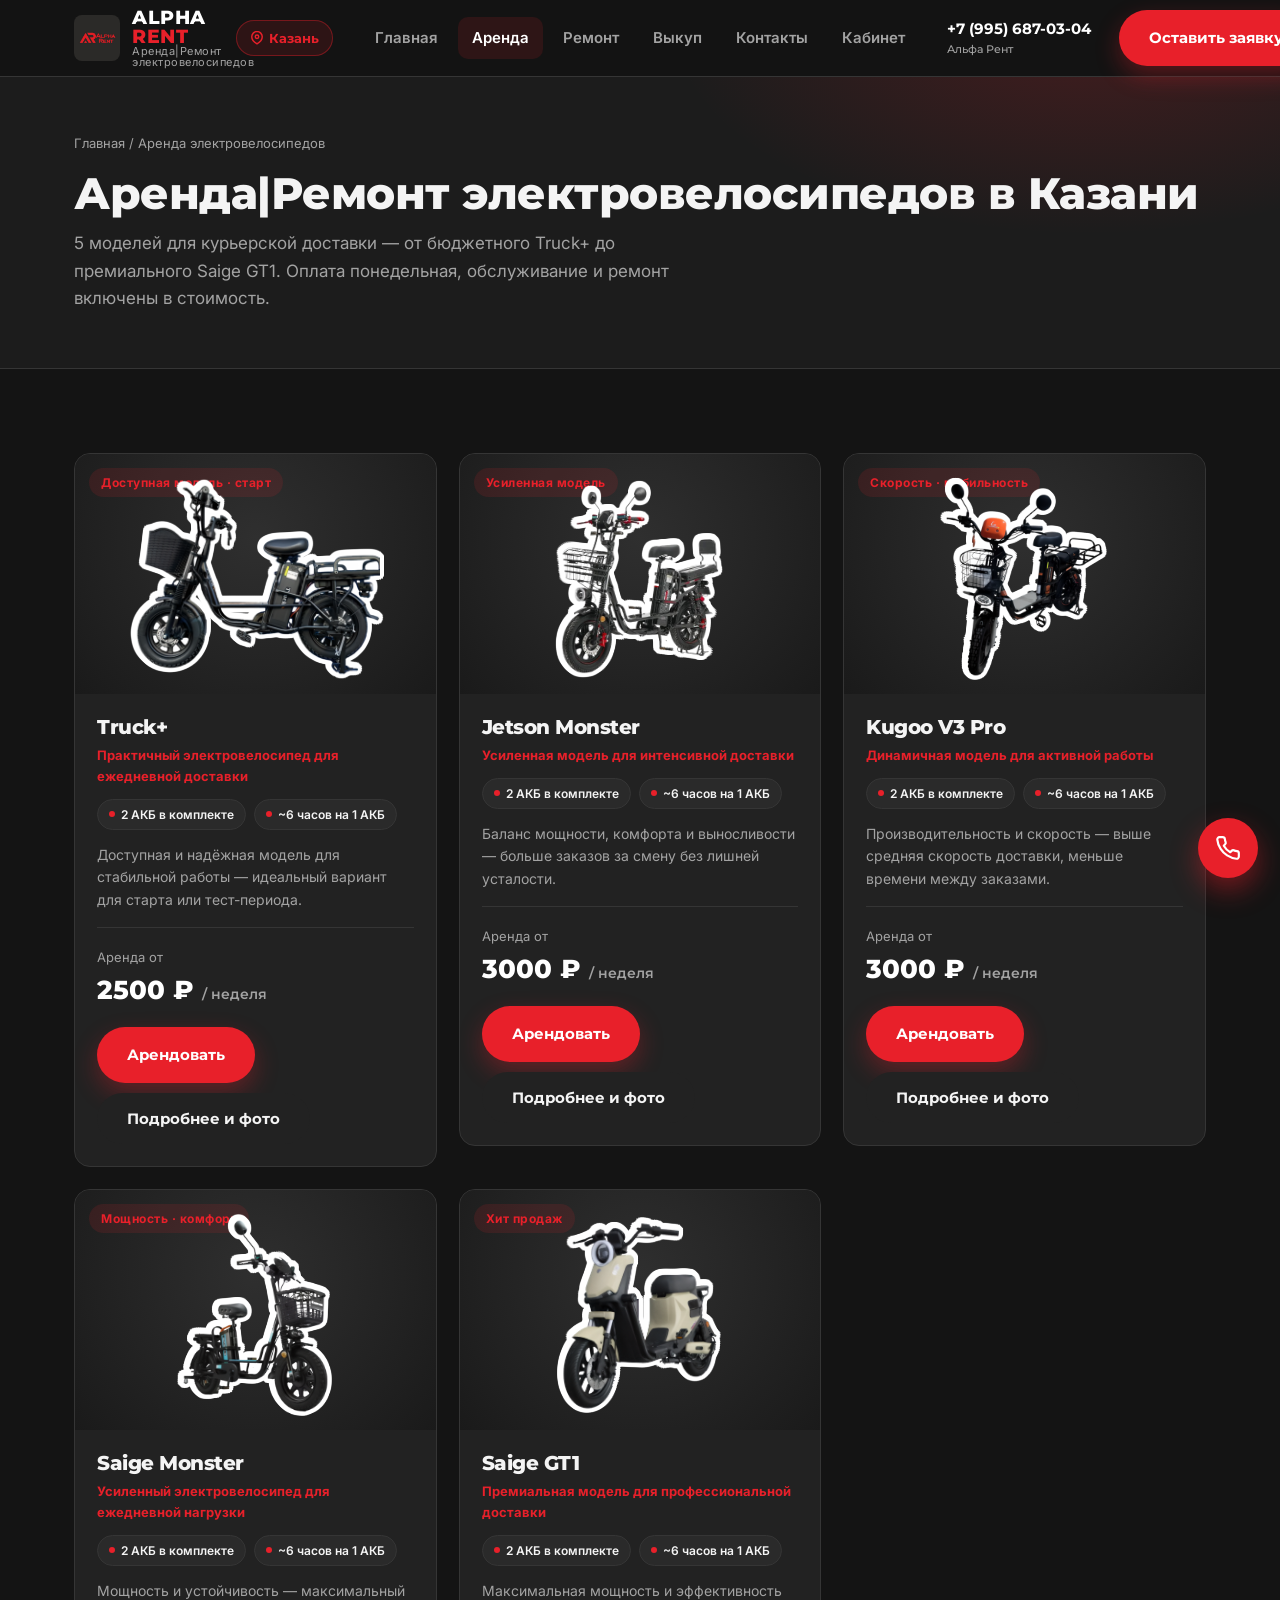
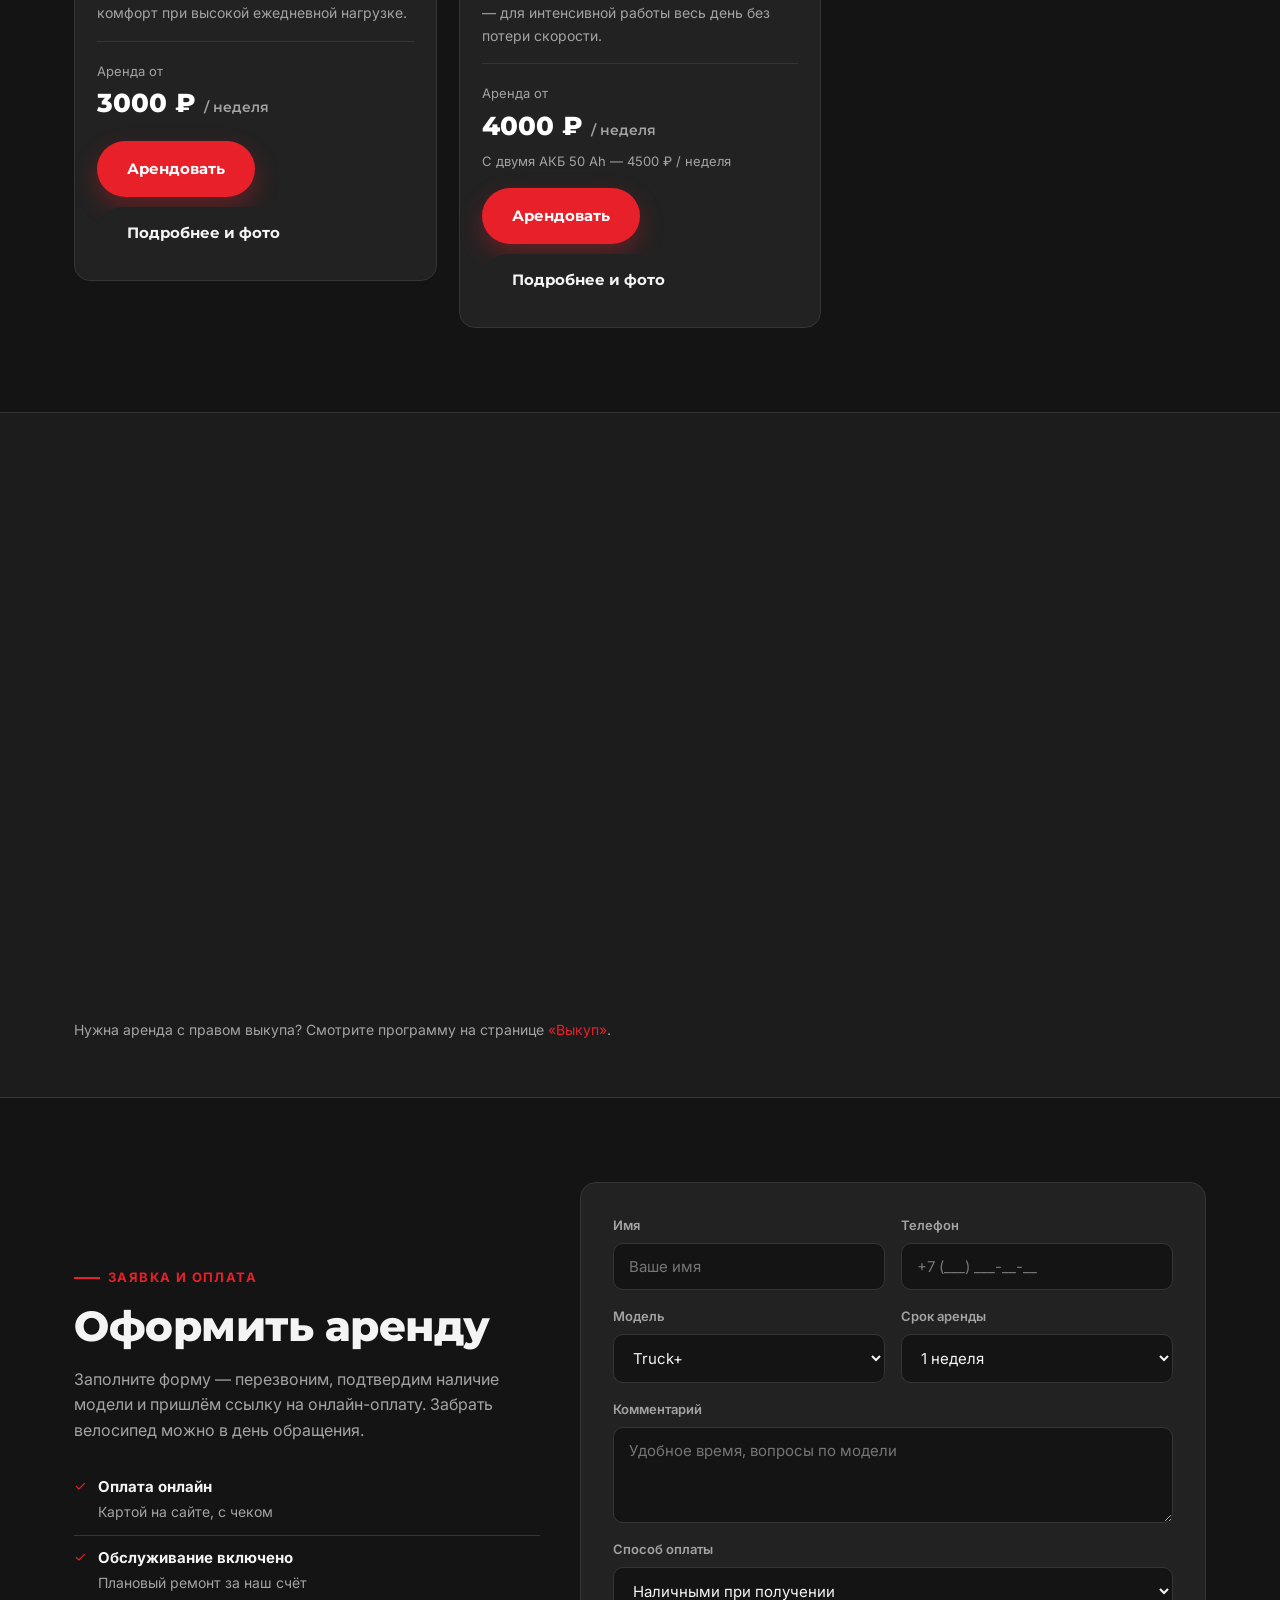
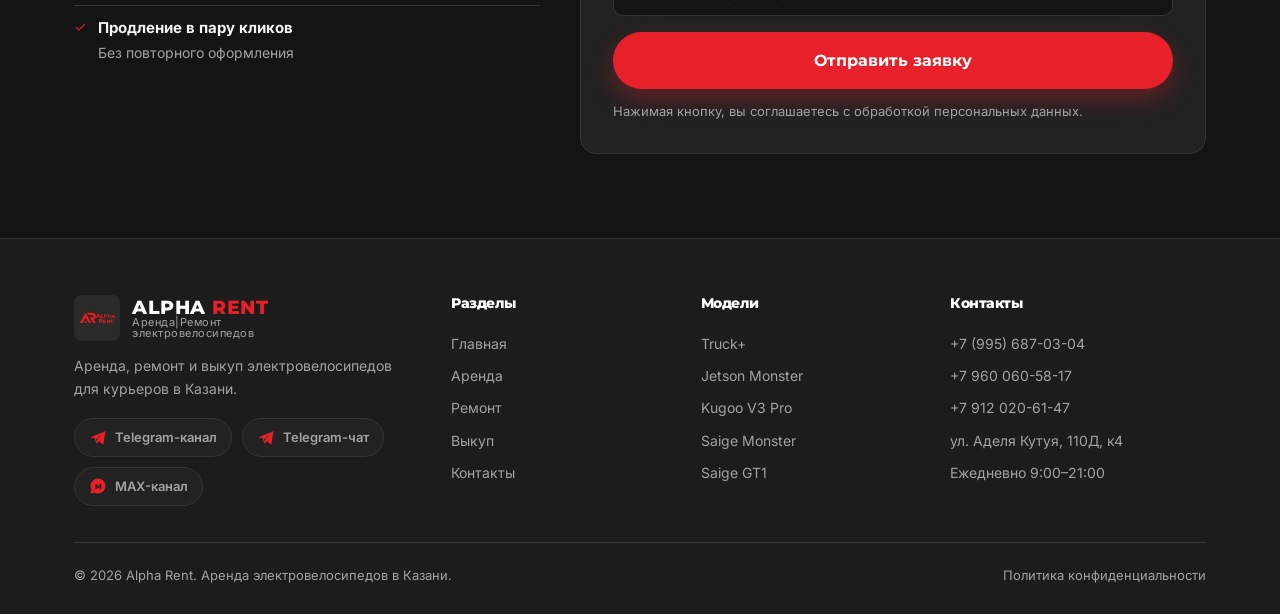
<file: arenda.html>
<!DOCTYPE html>
<html lang="ru">
<head>
<meta charset="UTF-8">
<meta name="viewport" content="width=device-width, initial-scale=1">
<title>Аренда электровелосипедов в Казани — каталог и цены | Alpha Rent</title>
<meta name="description" content="Каталог аренды электровелосипедов для курьеров в Казани: Truck+, Jetson Monster, Kugoo V3 Pro, Saige Monster, Saige GT1. Цены от 2500 ₽ в неделю, оплата онлайн.">
<meta name="keywords" content="аренда электровелосипедов Казань цена, каталог электровелосипедов аренда, аренда велосипеда для курьера Казань">
<link rel="canonical" href="https://alpha-rent.ru/arenda.html">
<meta property="og:type" content="website">
<meta property="og:title" content="Аренда электровелосипедов в Казани — каталог и цены | Alpha Rent">
<meta property="og:description" content="5 моделей электровелосипедов для курьеров. Аренда от 2500 ₽ в неделю, обслуживание включено.">
<meta property="og:image" content="https://alpha-rent.ru/assets/logo.jpg">
<link rel="icon" href="assets/logo.jpg" type="image/jpeg">
<link rel="manifest" href="site.webmanifest">
<link rel="preconnect" href="https://fonts.googleapis.com">
<link rel="preconnect" href="https://fonts.gstatic.com" crossorigin>
<link href="https://fonts.googleapis.com/css2?family=Inter:wght@400;500;600;700&family=Montserrat:wght@600;700;800&display=swap" rel="stylesheet">
<link rel="stylesheet" href="css/style.css?v=8">
<!-- Yandex.Metrika counter — впишите номер вашего счётчика вместо 99999999 -->
<script type="text/javascript">
  (function(m,e,t,r,i,k,a){m[i]=m[i]||function(){(m[i].a=m[i].a||[]).push(arguments)};m[i].l=1*new Date();
  for(var j=0;j<document.scripts.length;j++){if(document.scripts[j].src===r){return;}}
  k=e.createElement(t),a=e.getElementsByTagName(t)[0],k.async=1,k.src=r,a.parentNode.insertBefore(k,a)})
  (window,document,"script","https://mc.yandex.ru/metrika/tag.js","ym");
  ym(99999999,"init",{clickmap:true,trackLinks:true,accurateTrackBounce:true});
</script>
<noscript><div><img src="https://mc.yandex.ru/watch/99999999" style="position:absolute;left:-9999px;" alt="" /></div></noscript>
<!-- /Yandex.Metrika counter -->
</head>
<body>

<header class="header">
  <div class="container header__inner">
    <a href="index.html" class="logo" aria-label="Alpha Rent — на главную">
      <img src="assets/logo.jpg" alt="Логотип Alpha Rent">
      <span class="logo__text">
        <span class="logo__name">ALPHA<span> RENT</span></span>
        <span class="logo__tag">Аренда|Ремонт<br>электровелосипедов</span>
      </span>
    </a>
    <span class="city-badge" title="Аренда электровелосипедов в Казани">
      <svg width="14" height="14" viewBox="0 0 24 24" fill="none" stroke="currentColor" stroke-width="2.5" stroke-linecap="round" stroke-linejoin="round"><path d="M21 10c0 7-9 12-9 12s-9-5-9-12a9 9 0 0 1 18 0z"/><circle cx="12" cy="10" r="3"/></svg>
      Казань
    </span>
    <nav class="nav" id="nav">
      <a href="index.html">Главная</a>
      <a href="arenda.html" class="active">Аренда</a>
      <a href="remont.html">Ремонт</a>
      <a href="vykup.html">Выкуп</a>
      <a href="kontakty.html">Контакты</a>
      <a href="account.php">Кабинет</a>
    </nav>
    <a href="tel:+79956870304" class="header__phone">+7 (995) 687-03-04<span>Альфа Рент</span></a>
    <a href="#zayavka" class="btn btn-primary header__cta">Оставить заявку</a>
    <button class="burger" id="burger" aria-label="Меню"><span></span><span></span><span></span></button>
  </div>
</header>

<main>

<section class="page-hero">
  <div class="container">
    <div class="breadcrumbs"><a href="index.html">Главная</a> / Аренда электровелосипедов</div>
    <h1>Аренда|Ремонт электровелосипедов в Казани</h1>
    <p>5 моделей для курьерской доставки — от бюджетного Truck+ до премиального Saige GT1. Оплата понедельная, обслуживание и ремонт включены в стоимость.</p>
  </div>
</section>

<!-- ===== Каталог ===== -->
<section class="section">
  <div class="container">
    <div class="grid grid-3" style="align-items:start">

      <!-- Truck+ -->
      <article class="bike-card reveal" id="truck">
        <div class="bike-card__media">
          <div class="bike-card__tags"><span class="badge">Доступная модель · старт</span></div>
          <img src="assets/bikes/truck-1.png" alt="Электровелосипед Truck+" loading="lazy">
        </div>
        <div class="bike-card__body">
          <h3>Truck+</h3>
          <div class="bike-card__role">Практичный электровелосипед для ежедневной доставки</div>
          <div class="bike-card__specs">
            <span class="spec-pill">2 АКБ в комплекте</span>
            <span class="spec-pill">~6 часов на 1 АКБ</span>
          </div>
          <p class="bike-card__desc">Доступная и надёжная модель для стабильной работы — идеальный вариант для старта или тест-периода.</p>
          <div class="bike-card__price">
            <span class="from">Аренда от</span>
            <div class="val">2500 ₽ <span>/ неделя</span></div>
          </div>
          <div class="bike-card__actions">
            <a href="#zayavka" class="btn btn-primary" data-pick-model="Truck+">Арендовать</a>
            <button type="button" class="btn btn-ghost" data-specs-toggle>Подробнее и фото</button>
          </div>
          <div class="specs-panel" data-specs-panel hidden>
            <div class="photo-strip">
              <img src="assets/bikes/truck-1.png" alt="Truck+ — фото" loading="lazy">
            </div>
            <h4>Ключевые преимущества</h4>
            <ul class="spec-list">
              <li>Экономичный расход заряда — смены 6–10 часов</li>
              <li>Удобная вертикальная посадка, меньше нагрузки на спину</li>
              <li>Простая и надёжная конструкция</li>
              <li>Хорошая манёвренность в плотном потоке</li>
            </ul>
            <h4>Кому подходит</h4>
            <ul class="spec-list">
              <li>Курьерам с короткими и средними маршрутами</li>
              <li>Для работы в пределах одного района</li>
              <li>Тем, кто ищет минимальную стоимость аренды</li>
            </ul>
          </div>
        </div>
      </article>

      <!-- Jetson Monster -->
      <article class="bike-card reveal" id="jetson">
        <div class="bike-card__media">
          <div class="bike-card__tags"><span class="badge">Усиленная модель</span></div>
          <img src="assets/bikes/jetson-1.png" alt="Электровелосипед Jetson Monster" loading="lazy">
        </div>
        <div class="bike-card__body">
          <h3>Jetson Monster</h3>
          <div class="bike-card__role">Усиленная модель для интенсивной доставки</div>
          <div class="bike-card__specs">
            <span class="spec-pill">2 АКБ в комплекте</span>
            <span class="spec-pill">~6 часов на 1 АКБ</span>
          </div>
          <p class="bike-card__desc">Баланс мощности, комфорта и выносливости — больше заказов за смену без лишней усталости.</p>
          <div class="bike-card__price">
            <span class="from">Аренда от</span>
            <div class="val">3000 ₽ <span>/ неделя</span></div>
          </div>
          <div class="bike-card__actions">
            <a href="#zayavka" class="btn btn-primary" data-pick-model="Jetson Monster">Арендовать</a>
            <button type="button" class="btn btn-ghost" data-specs-toggle>Подробнее и фото</button>
          </div>
          <div class="specs-panel" data-specs-panel hidden>
            <div class="photo-strip">
              <img src="assets/bikes/jetson-1.png" alt="Jetson Monster — фото 1" loading="lazy">
              <img src="assets/bikes/jetson-2.png" alt="Jetson Monster — фото 2" loading="lazy">
              <img src="assets/bikes/jetson-3.png" alt="Jetson Monster — фото 3" loading="lazy">
              <img src="assets/bikes/jetson-4.png" alt="Jetson Monster — фото 4" loading="lazy">
              <img src="assets/bikes/jetson-5.png" alt="Jetson Monster — фото 5" loading="lazy">
              <img src="assets/bikes/jetson-6.png" alt="Jetson Monster — фото 6" loading="lazy">
            </div>
            <h4>Ключевые преимущества</h4>
            <ul class="spec-list">
              <li>Более мощный мотор — легче справляется с подъёмами</li>
              <li>Увеличенные колёса — лучше держат дорогу</li>
              <li>Стабильность на высокой скорости</li>
              <li>Усиленная рама для ежедневной нагрузки</li>
            </ul>
            <h4>Кому подходит</h4>
            <ul class="spec-list">
              <li>Курьерам с большим количеством заказов в день</li>
              <li>Для работы в районах с перепадами высот</li>
              <li>Тем, кто хочет увеличить производительность</li>
            </ul>
          </div>
        </div>
      </article>

      <!-- Kugoo V3 Pro -->
      <article class="bike-card reveal" id="kugoo">
        <div class="bike-card__media">
          <div class="bike-card__tags"><span class="badge">Скорость · мобильность</span></div>
          <img src="assets/bikes/kugoo-1.png" alt="Электровелосипед Kugoo V3 Pro" loading="lazy">
        </div>
        <div class="bike-card__body">
          <h3>Kugoo V3 Pro</h3>
          <div class="bike-card__role">Динамичная модель для активной работы</div>
          <div class="bike-card__specs">
            <span class="spec-pill">2 АКБ в комплекте</span>
            <span class="spec-pill">~6 часов на 1 АКБ</span>
          </div>
          <p class="bike-card__desc">Производительность и скорость — выше средняя скорость доставки, меньше времени между заказами.</p>
          <div class="bike-card__price">
            <span class="from">Аренда от</span>
            <div class="val">3000 ₽ <span>/ неделя</span></div>
          </div>
          <div class="bike-card__actions">
            <a href="#zayavka" class="btn btn-primary" data-pick-model="Kugoo V3 Pro">Арендовать</a>
            <button type="button" class="btn btn-ghost" data-specs-toggle>Подробнее и фото</button>
          </div>
          <div class="specs-panel" data-specs-panel hidden>
            <div class="photo-strip">
              <img src="assets/bikes/kugoo-1.png" alt="Kugoo V3 Pro — фото 1" loading="lazy">
              <img src="assets/bikes/kugoo-2.png" alt="Kugoo V3 Pro — фото 2" loading="lazy">
              <img src="assets/bikes/kugoo-3.png" alt="Kugoo V3 Pro — фото 3" loading="lazy">
              <img src="assets/bikes/kugoo-4.png" alt="Kugoo V3 Pro — фото 4" loading="lazy">
              <img src="assets/bikes/kugoo-5.png" alt="Kugoo V3 Pro — фото 5" loading="lazy">
              <img src="assets/bikes/kugoo-6.png" alt="Kugoo V3 Pro — фото 6" loading="lazy">
              <img src="assets/bikes/kugoo-7.png" alt="Kugoo V3 Pro — фото 7" loading="lazy">
              <img src="assets/bikes/kugoo-8.png" alt="Kugoo V3 Pro — фото 8" loading="lazy">
              <img src="assets/bikes/kugoo-9.png" alt="Kugoo V3 Pro — фото 9" loading="lazy">
            </div>
            <h4>Ключевые преимущества</h4>
            <ul class="spec-list">
              <li>Высокая тяга и быстрый разгон</li>
              <li>Хороший запас хода</li>
              <li>Надёжная тормозная система</li>
              <li>Уверенное поведение на разных покрытиях</li>
            </ul>
            <h4>Кому подходит</h4>
            <ul class="spec-list">
              <li>Курьерам с длинными маршрутами</li>
              <li>Для работы в плотном трафике</li>
              <li>Тем, кто ценит скорость и мобильность</li>
            </ul>
          </div>
        </div>
      </article>

      <!-- Saige Monster -->
      <article class="bike-card reveal" id="saige">
        <div class="bike-card__media">
          <div class="bike-card__tags"><span class="badge">Мощность · комфорт</span></div>
          <img src="assets/bikes/saige-1.png" alt="Электровелосипед Saige Monster" loading="lazy">
        </div>
        <div class="bike-card__body">
          <h3>Saige Monster</h3>
          <div class="bike-card__role">Усиленный электровелосипед для ежедневной нагрузки</div>
          <div class="bike-card__specs">
            <span class="spec-pill">2 АКБ в комплекте</span>
            <span class="spec-pill">~6 часов на 1 АКБ</span>
          </div>
          <p class="bike-card__desc">Мощность и устойчивость — максимальный комфорт при высокой ежедневной нагрузке.</p>
          <div class="bike-card__price">
            <span class="from">Аренда от</span>
            <div class="val">3000 ₽ <span>/ неделя</span></div>
          </div>
          <div class="bike-card__actions">
            <a href="#zayavka" class="btn btn-primary" data-pick-model="Saige Monster">Арендовать</a>
            <button type="button" class="btn btn-ghost" data-specs-toggle>Подробнее и фото</button>
          </div>
          <div class="specs-panel" data-specs-panel hidden>
            <div class="photo-strip">
              <img src="assets/bikes/saige-1.png" alt="Saige Monster — фото" loading="lazy">
            </div>
            <h4>Ключевые преимущества</h4>
            <ul class="spec-list">
              <li>Мощный двигатель для тяжёлых маршрутов</li>
              <li>Комфортная подвеска — меньше вибрации</li>
              <li>Устойчивая конструкция для длительных смен</li>
              <li>Надёжная батарея с хорошим запасом хода</li>
            </ul>
            <h4>Кому подходит</h4>
            <ul class="spec-list">
              <li>Курьерам, работающим полный день</li>
              <li>Для маршрутов с неровными дорогами</li>
              <li>Для доставки с тяжёлым термокоробом</li>
            </ul>
          </div>
        </div>
      </article>

      <!-- Saige GT1 -->
      <article class="bike-card reveal" id="gt1">
        <div class="bike-card__media">
          <div class="bike-card__tags"><span class="badge">Хит продаж</span></div>
          <img src="assets/bikes/gt1-1.png" alt="Электровелосипед Saige GT1" loading="lazy">
        </div>
        <div class="bike-card__body">
          <h3>Saige GT1</h3>
          <div class="bike-card__role">Премиальная модель для профессиональной доставки</div>
          <div class="bike-card__specs">
            <span class="spec-pill">2 АКБ в комплекте</span>
            <span class="spec-pill">~6 часов на 1 АКБ</span>
          </div>
          <p class="bike-card__desc">Максимальная мощность и эффективность — для интенсивной работы весь день без потери скорости.</p>
          <div class="bike-card__price">
            <span class="from">Аренда от</span>
            <div class="val">4000 ₽ <span>/ неделя</span></div>
            <div class="bike-card__price-opt">С двумя АКБ 50 Ah — 4500 ₽ / неделя</div>
          </div>
          <div class="bike-card__actions">
            <a href="#zayavka" class="btn btn-primary" data-pick-model="Saige GT1">Арендовать</a>
            <button type="button" class="btn btn-ghost" data-specs-toggle>Подробнее и фото</button>
          </div>
          <div class="specs-panel" data-specs-panel hidden>
            <div class="photo-strip">
              <img src="assets/bikes/gt1-1.png" alt="Saige GT1 — фото 1" loading="lazy">
              <img src="assets/bikes/gt1-2.png" alt="Saige GT1 — фото 2" loading="lazy">
            </div>
            <h4>Ключевые преимущества</h4>
            <ul class="spec-list">
              <li>Высокий крутящий момент — уверенные подъёмы</li>
              <li>Большой запас хода</li>
              <li>Усиленная рама и компоненты</li>
              <li>Комфорт на длительных сменах 8–12 часов</li>
            </ul>
            <h4>Кому подходит</h4>
            <ul class="spec-list">
              <li>Курьерам с максимальной загрузкой</li>
              <li>Для работы на дальние расстояния</li>
              <li>Тем, кто хочет топовый вариант без компромиссов</li>
            </ul>
            <h4>Варианты комплектации</h4>
            <div class="table-wrap">
              <table class="price-table">
                <thead><tr><th>Комплектация батарей</th><th>Аренда</th></tr></thead>
                <tbody>
                  <tr><td>1 АКБ 50 Ah + 2 АКБ по 30 Ah</td><td class="accent">4000 ₽ / неделя</td></tr>
                  <tr><td>2 АКБ по 50 Ah</td><td class="accent">4500 ₽ / неделя</td></tr>
                </tbody>
              </table>
            </div>
          </div>
        </div>
      </article>

    </div>
  </div>
</section>

<!-- ===== Сводная таблица цен ===== -->
<section class="section section--tight" style="background:var(--bg-2);border-block:1px solid var(--border)">
  <div class="container">
    <div class="section-head reveal">
      <span class="eyebrow">Цены</span>
      <h2 class="section-title">Стоимость аренды</h2>
      <p>Понедельная оплата. В стоимость входит обслуживание и ремонт техники.</p>
    </div>
    <div class="table-wrap reveal">
      <table class="price-table">
        <thead><tr><th>Модель</th><th>Назначение</th><th>Аренда за неделю</th></tr></thead>
        <tbody>
          <tr><td>Truck+</td><td>Старт работы, короткие маршруты</td><td class="accent">2500 ₽</td></tr>
          <tr><td>Jetson Monster</td><td>Интенсивная городская доставка</td><td class="accent">3000 ₽</td></tr>
          <tr><td>Kugoo V3 Pro</td><td>Скорость и длинные маршруты</td><td class="accent">3000 ₽</td></tr>
          <tr><td>Saige Monster</td><td>Полный день, тяжёлая нагрузка</td><td class="accent">3000 ₽</td></tr>
          <tr><td>Saige GT1 (1×50 Ah + 2×30 Ah)</td><td>Профессиональная доставка</td><td class="accent">4000 ₽</td></tr>
          <tr><td>Saige GT1 (2×50 Ah)</td><td>Максимальный запас хода</td><td class="accent">4500 ₽</td></tr>
        </tbody>
      </table>
    </div>
    <p style="color:var(--muted);font-size:14px;margin-top:14px">Нужна аренда с правом выкупа? Смотрите программу на странице <a href="vykup.html" style="color:var(--red)">«Выкуп»</a>.</p>
  </div>
</section>

<!-- ===== Форма заявки ===== -->
<section class="section" id="zayavka">
  <div class="container">
    <div class="split">
      <div class="reveal">
        <span class="eyebrow">Заявка и оплата</span>
        <h2 class="section-title">Оформить аренду</h2>
        <p style="color:var(--muted);margin-bottom:22px">Заполните форму — перезвоним, подтвердим наличие модели и пришлём ссылку на онлайн-оплату. Забрать велосипед можно в день обращения.</p>
        <ul class="split__list">
          <li><span class="ico">✓</span><div><b>Оплата онлайн</b><span>Картой на сайте, с чеком</span></div></li>
          <li><span class="ico">✓</span><div><b>Обслуживание включено</b><span>Плановый ремонт за наш счёт</span></div></li>
          <li><span class="ico">✓</span><div><b>Продление в пару кликов</b><span>Без повторного оформления</span></div></li>
        </ul>
      </div>
      <form class="form reveal" data-form>
        <input type="text" name="website" tabindex="-1" autocomplete="off" aria-hidden="true" style="position:absolute;left:-9999px;width:1px;height:1px;opacity:0">
        <div class="row row-2">
          <div class="field">
            <label for="a-name">Имя</label>
            <input type="text" id="a-name" name="name" placeholder="Ваше имя" required>
          </div>
          <div class="field">
            <label for="a-phone">Телефон</label>
            <input type="tel" id="a-phone" name="phone" placeholder="+7 (___) ___-__-__" required>
          </div>
        </div>
        <div class="row row-2">
          <div class="field">
            <label for="booking-model">Модель</label>
            <select id="booking-model" name="model">
              <option>Truck+</option>
              <option>Jetson Monster</option>
              <option>Kugoo V3 Pro</option>
              <option>Saige Monster</option>
              <option>Saige GT1</option>
              <option>Помогите выбрать</option>
            </select>
          </div>
          <div class="field">
            <label for="a-term">Срок аренды</label>
            <select id="a-term" name="term">
              <option>1 неделя</option>
              <option>2 недели</option>
              <option>1 месяц</option>
              <option>Дольше месяца</option>
            </select>
          </div>
        </div>
        <div class="field">
          <label for="a-comment">Комментарий</label>
          <textarea id="a-comment" name="comment" placeholder="Удобное время, вопросы по модели"></textarea>
        </div>
        <div class="field">
          <label for="a-pay">Способ оплаты</label>
          <select id="a-pay" name="pay">
            <option>Наличными при получении</option>
            <option>Картой онлайн</option>
          </select>
        </div>
        <button type="submit" class="btn btn-primary btn-block btn-lg">Отправить заявку</button>
        <p class="form__note">Нажимая кнопку, вы соглашаетесь с обработкой персональных данных.</p>
        <div class="form__ok">Заявка принята! Менеджер свяжется с вами и пришлёт ссылку для онлайн-оплаты аренды.</div>
      </form>
    </div>
  </div>
</section>

</main>

<footer class="footer">
  <div class="container">
    <div class="footer__grid">
      <div class="footer__about">
        <a href="index.html" class="logo">
          <img src="assets/logo.jpg" alt="Alpha Rent">
          <span class="logo__text">
            <span class="logo__name">ALPHA<span> RENT</span></span>
            <span class="logo__tag">Аренда|Ремонт<br>электровелосипедов</span>
          </span>
        </a>
        <p>Аренда, ремонт и выкуп электровелосипедов для курьеров в Казани.</p>
        <div class="socials">
          <a class="social" href="https://t.me/Alpharent116" target="_blank" rel="noopener">
            <svg width="18" height="18" viewBox="0 0 24 24" fill="currentColor"><path d="M22 3 2 11l6 2 2 7 3-4 6 5 3-18zM9.5 13.5 17 7l-6 7-1 3z"/></svg>
            Telegram-канал
          </a>
          <a class="social" href="https://t.me/Electrovelo_kzn" target="_blank" rel="noopener">
            <svg width="18" height="18" viewBox="0 0 24 24" fill="currentColor"><path d="M22 3 2 11l6 2 2 7 3-4 6 5 3-18zM9.5 13.5 17 7l-6 7-1 3z"/></svg>
            Telegram-чат
          </a>
          <!-- Ссылку на MAX-канал добавьте, когда она появится -->
          <a class="social" href="#" target="_blank" rel="noopener">
            <svg width="18" height="18" viewBox="0 0 24 24"><path fill="currentColor" d="M12 2a10 10 0 0 0-9 14.5L2 22l5.6-1A10 10 0 1 0 12 2z"/><text x="12" y="15.6" text-anchor="middle" font-size="9" font-weight="800" fill="#1c1c1c" font-family="Montserrat, sans-serif">M</text></svg>
            MAX-канал
          </a>
        </div>
      </div>
      <div class="footer__col">
        <h4>Разделы</h4>
        <a href="index.html">Главная</a>
        <a href="arenda.html">Аренда</a>
        <a href="remont.html">Ремонт</a>
        <a href="vykup.html">Выкуп</a>
        <a href="kontakty.html">Контакты</a>
      </div>
      <div class="footer__col">
        <h4>Модели</h4>
        <a href="arenda.html#truck">Truck+</a>
        <a href="arenda.html#jetson">Jetson Monster</a>
        <a href="arenda.html#kugoo">Kugoo V3 Pro</a>
        <a href="arenda.html#saige">Saige Monster</a>
        <a href="arenda.html#gt1">Saige GT1</a>
      </div>
      <div class="footer__col">
        <h4>Контакты</h4>
        <a href="tel:+79956870304">+7 (995) 687-03-04</a>
        <a href="tel:+79600605817">+7 960 060-58-17</a>
        <a href="tel:+79120206147">+7 912 020-61-47</a>
        <li>ул. Аделя Кутуя, 110Д, к4</li>
        <li>Ежедневно 9:00–21:00</li>
      </div>
    </div>
    <div class="footer__bottom">
      <span>© <span data-year>2026</span> Alpha Rent. Аренда электровелосипедов в Казани.</span>
      <a href="policy.php">Политика конфиденциальности</a>
    </div>
  </div>
</footer>

<a href="tel:+79956870304" class="float-call" aria-label="Позвонить">
  <svg width="26" height="26" viewBox="0 0 24 24" fill="none" stroke="currentColor" stroke-width="2" stroke-linecap="round" stroke-linejoin="round"><path d="M22 16.92v3a2 2 0 0 1-2.18 2 19.79 19.79 0 0 1-8.63-3.07 19.5 19.5 0 0 1-6-6 19.79 19.79 0 0 1-3.07-8.67A2 2 0 0 1 4.11 2h3a2 2 0 0 1 2 1.72c.13.96.36 1.9.7 2.81a2 2 0 0 1-.45 2.11L8.09 9.91a16 16 0 0 0 6 6l1.27-1.27a2 2 0 0 1 2.11-.45c.91.34 1.85.57 2.81.7A2 2 0 0 1 22 16.92z"/></svg>
</a>

<script src="js/main.js?v=6"></script>
</body>
</html>
</file>
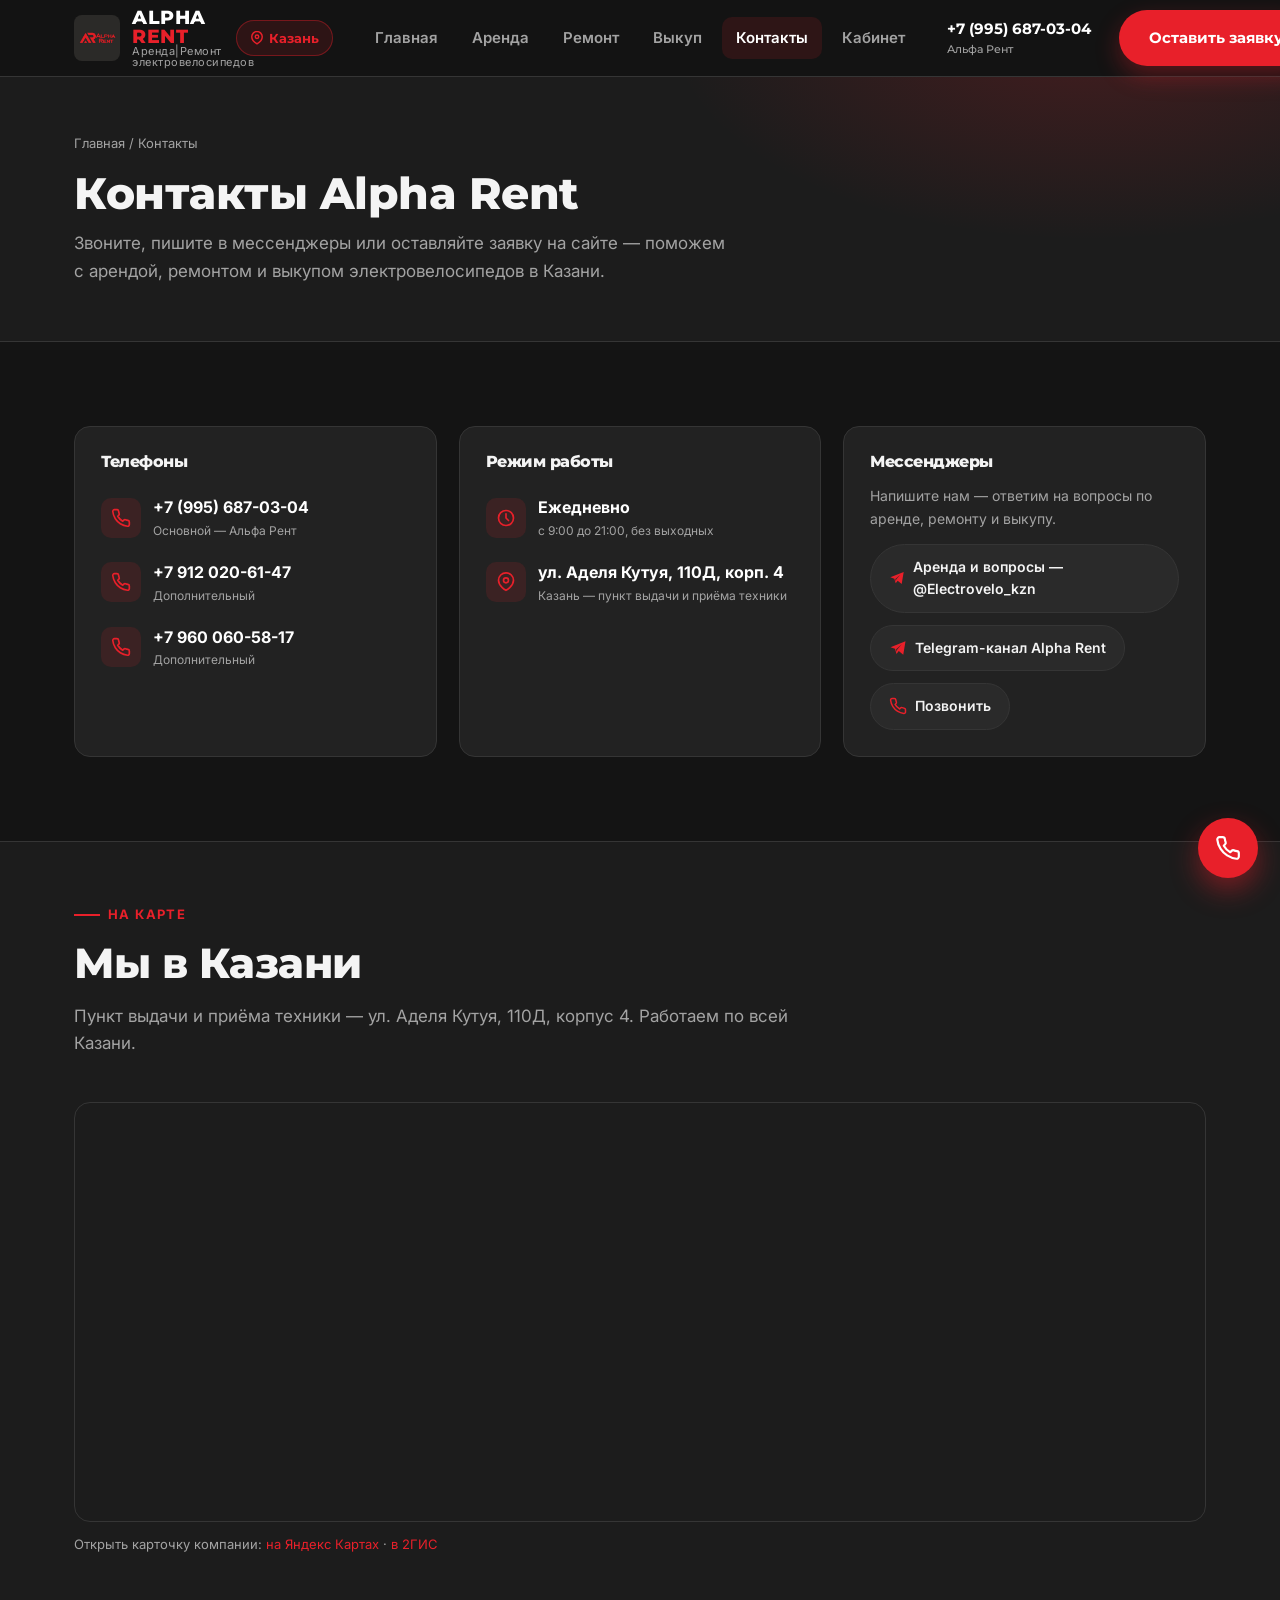
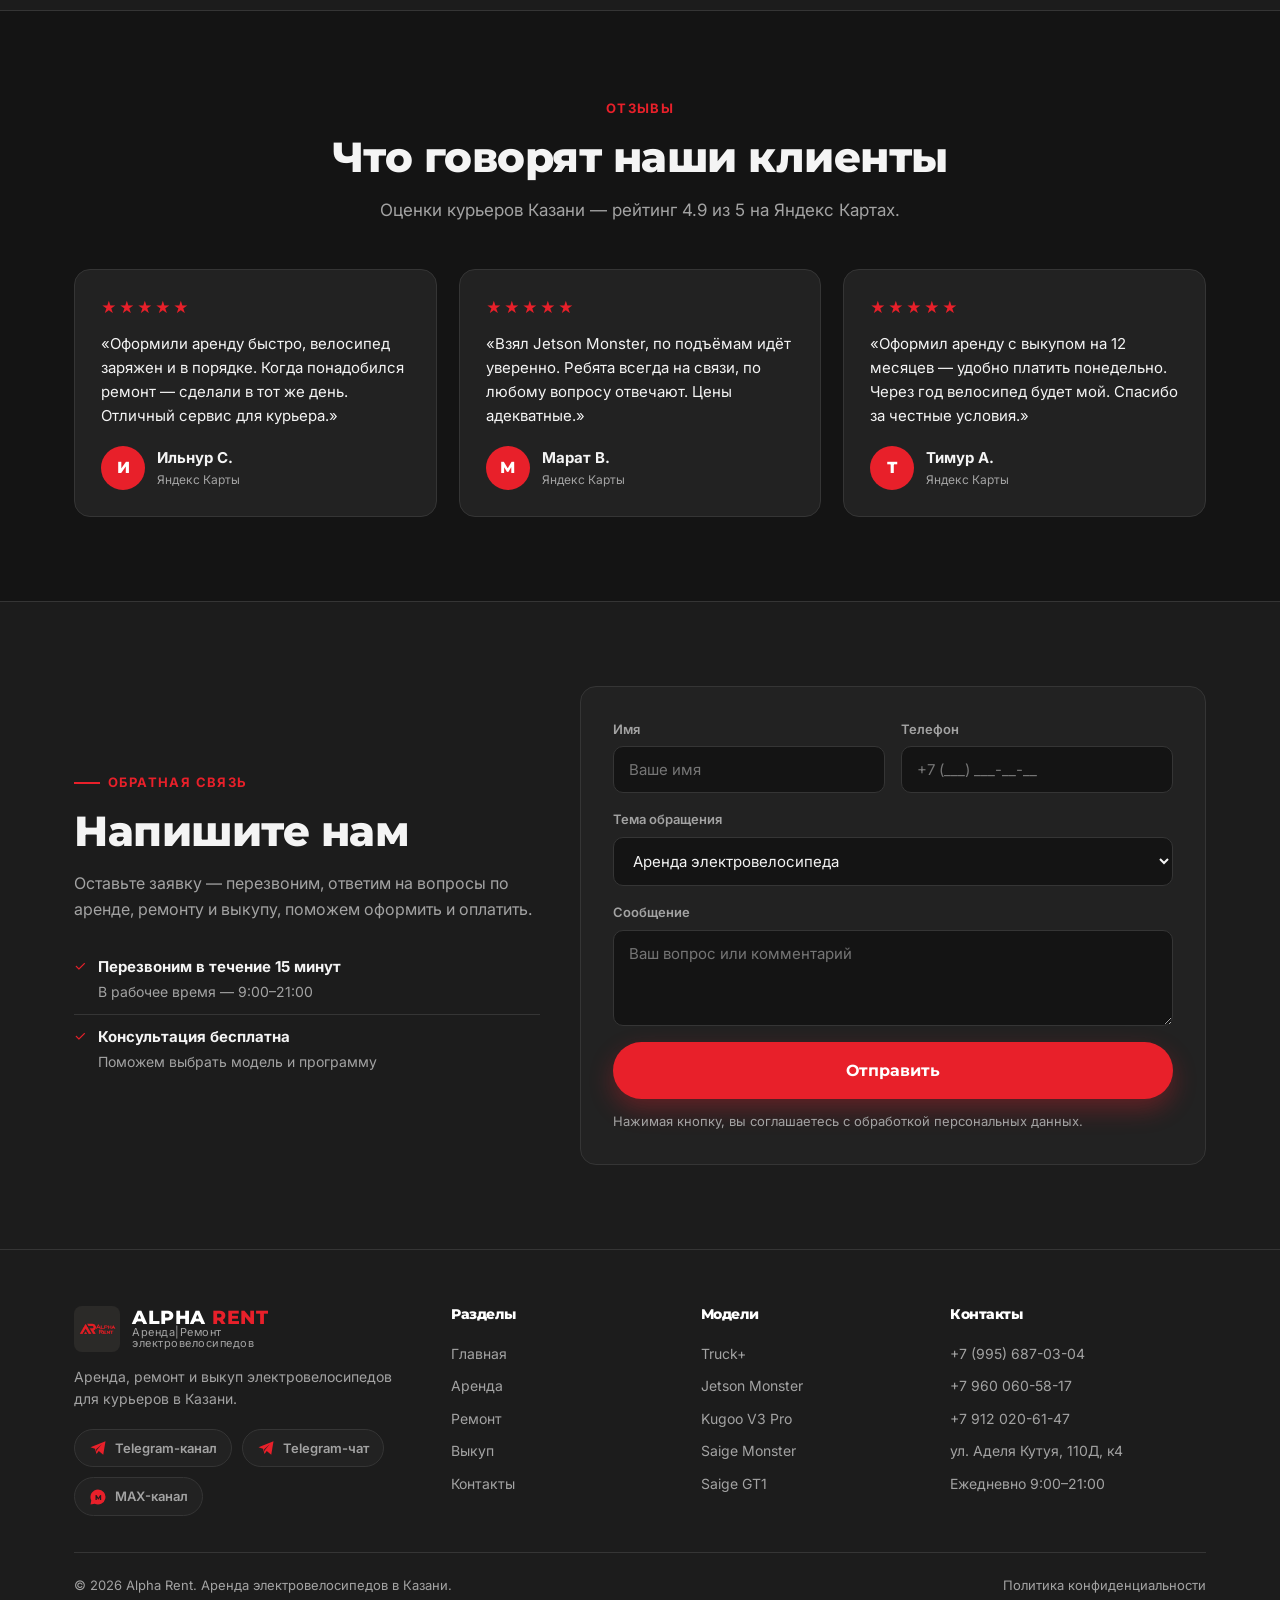
<file: kontakty.html>
<!DOCTYPE html>
<html lang="ru">
<head>
<meta charset="UTF-8">
<meta name="viewport" content="width=device-width, initial-scale=1">
<title>Контакты Alpha Rent — аренда электровелосипедов в Казани</title>
<meta name="description" content="Контакты Alpha Rent в Казани: телефоны +7 (995) 687-03-04, +7 960 060-58-17, +7 912 020-61-47. Аренда, ремонт и выкуп электровелосипедов. Отзывы и адрес на карте.">
<meta name="keywords" content="Alpha Rent Казань контакты, аренда электровелосипедов Казань телефон, прокат велосипедов Казань адрес">
<link rel="canonical" href="https://alpha-rent.ru/kontakty.html">
<meta property="og:type" content="website">
<meta property="og:title" content="Контакты Alpha Rent — аренда электровелосипедов в Казани">
<meta property="og:description" content="Телефоны, адрес и отзывы Alpha Rent. Аренда, ремонт и выкуп электровелосипедов в Казани.">
<meta property="og:image" content="https://alpha-rent.ru/assets/logo.jpg">
<link rel="icon" href="assets/logo.jpg" type="image/jpeg">
<link rel="manifest" href="site.webmanifest">
<link rel="preconnect" href="https://fonts.googleapis.com">
<link rel="preconnect" href="https://fonts.gstatic.com" crossorigin>
<link href="https://fonts.googleapis.com/css2?family=Inter:wght@400;500;600;700&family=Montserrat:wght@600;700;800&display=swap" rel="stylesheet">
<link rel="stylesheet" href="css/style.css?v=8">
<script type="application/ld+json">
{
  "@context": "https://schema.org",
  "@type": "LocalBusiness",
  "name": "Alpha Rent — аренда электровелосипедов в Казани",
  "image": "https://alpha-rent.ru/assets/logo.jpg",
  "url": "https://alpha-rent.ru/kontakty.html",
  "telephone": "+79956870304",
  "address": {
    "@type": "PostalAddress",
    "streetAddress": "улица Аделя Кутуя, 110Д, корпус 4",
    "addressLocality": "Казань",
    "addressRegion": "Республика Татарстан",
    "addressCountry": "RU"
  },
  "geo": {
    "@type": "GeoCoordinates",
    "latitude": 55.780742,
    "longitude": 49.195625
  },
  "hasMap": "https://yandex.ru/maps/org/alpharent/25104585482/",
  "openingHours": "Mo-Su 09:00-21:00",
  "areaServed": "Казань",
  "sameAs": [
    "https://yandex.ru/maps/org/alpharent/25104585482/",
    "https://2gis.ru/kazan/firm/70000001107689104",
    "https://t.me/Alpharent116"
  ]
}
</script>
<!-- Yandex.Metrika counter — впишите номер вашего счётчика вместо 99999999 -->
<script type="text/javascript">
  (function(m,e,t,r,i,k,a){m[i]=m[i]||function(){(m[i].a=m[i].a||[]).push(arguments)};m[i].l=1*new Date();
  for(var j=0;j<document.scripts.length;j++){if(document.scripts[j].src===r){return;}}
  k=e.createElement(t),a=e.getElementsByTagName(t)[0],k.async=1,k.src=r,a.parentNode.insertBefore(k,a)})
  (window,document,"script","https://mc.yandex.ru/metrika/tag.js","ym");
  ym(99999999,"init",{clickmap:true,trackLinks:true,accurateTrackBounce:true});
</script>
<noscript><div><img src="https://mc.yandex.ru/watch/99999999" style="position:absolute;left:-9999px;" alt="" /></div></noscript>
<!-- /Yandex.Metrika counter -->
</head>
<body>

<header class="header">
  <div class="container header__inner">
    <a href="index.html" class="logo" aria-label="Alpha Rent — на главную">
      <img src="assets/logo.jpg" alt="Логотип Alpha Rent">
      <span class="logo__text">
        <span class="logo__name">ALPHA<span> RENT</span></span>
        <span class="logo__tag">Аренда|Ремонт<br>электровелосипедов</span>
      </span>
    </a>
    <span class="city-badge" title="Аренда электровелосипедов в Казани">
      <svg width="14" height="14" viewBox="0 0 24 24" fill="none" stroke="currentColor" stroke-width="2.5" stroke-linecap="round" stroke-linejoin="round"><path d="M21 10c0 7-9 12-9 12s-9-5-9-12a9 9 0 0 1 18 0z"/><circle cx="12" cy="10" r="3"/></svg>
      Казань
    </span>
    <nav class="nav" id="nav">
      <a href="index.html">Главная</a>
      <a href="arenda.html">Аренда</a>
      <a href="remont.html">Ремонт</a>
      <a href="vykup.html">Выкуп</a>
      <a href="kontakty.html" class="active">Контакты</a>
      <a href="account.php">Кабинет</a>
    </nav>
    <a href="tel:+79956870304" class="header__phone">+7 (995) 687-03-04<span>Альфа Рент</span></a>
    <a href="#zayavka" class="btn btn-primary header__cta">Оставить заявку</a>
    <button class="burger" id="burger" aria-label="Меню"><span></span><span></span><span></span></button>
  </div>
</header>

<main>

<section class="page-hero">
  <div class="container">
    <div class="breadcrumbs"><a href="index.html">Главная</a> / Контакты</div>
    <h1>Контакты Alpha Rent</h1>
    <p>Звоните, пишите в мессенджеры или оставляйте заявку на сайте — поможем с арендой, ремонтом и выкупом электровелосипедов в Казани.</p>
  </div>
</section>

<!-- ===== Контакты ===== -->
<section class="section">
  <div class="container">
    <div class="grid grid-3">
      <div class="contact-card reveal">
        <h3>Телефоны</h3>
        <div class="contact-line">
          <span class="ico">
            <svg width="20" height="20" viewBox="0 0 24 24" fill="none" stroke="currentColor" stroke-width="2" stroke-linecap="round" stroke-linejoin="round"><path d="M22 16.92v3a2 2 0 0 1-2.18 2 19.79 19.79 0 0 1-8.63-3.07 19.5 19.5 0 0 1-6-6 19.79 19.79 0 0 1-3.07-8.67A2 2 0 0 1 4.11 2h3a2 2 0 0 1 2 1.72c.13.96.36 1.9.7 2.81a2 2 0 0 1-.45 2.11L8.09 9.91a16 16 0 0 0 6 6l1.27-1.27a2 2 0 0 1 2.11-.45c.91.34 1.85.57 2.81.7A2 2 0 0 1 22 16.92z"/></svg>
          </span>
          <a href="tel:+79956870304">+7 (995) 687-03-04<small>Основной — Альфа Рент</small></a>
        </div>
        <div class="contact-line">
          <span class="ico">
            <svg width="20" height="20" viewBox="0 0 24 24" fill="none" stroke="currentColor" stroke-width="2" stroke-linecap="round" stroke-linejoin="round"><path d="M22 16.92v3a2 2 0 0 1-2.18 2 19.79 19.79 0 0 1-8.63-3.07 19.5 19.5 0 0 1-6-6 19.79 19.79 0 0 1-3.07-8.67A2 2 0 0 1 4.11 2h3a2 2 0 0 1 2 1.72c.13.96.36 1.9.7 2.81a2 2 0 0 1-.45 2.11L8.09 9.91a16 16 0 0 0 6 6l1.27-1.27a2 2 0 0 1 2.11-.45c.91.34 1.85.57 2.81.7A2 2 0 0 1 22 16.92z"/></svg>
          </span>
          <a href="tel:+79120206147">+7 912 020-61-47<small>Дополнительный</small></a>
        </div>
        <div class="contact-line">
          <span class="ico">
            <svg width="20" height="20" viewBox="0 0 24 24" fill="none" stroke="currentColor" stroke-width="2" stroke-linecap="round" stroke-linejoin="round"><path d="M22 16.92v3a2 2 0 0 1-2.18 2 19.79 19.79 0 0 1-8.63-3.07 19.5 19.5 0 0 1-6-6 19.79 19.79 0 0 1-3.07-8.67A2 2 0 0 1 4.11 2h3a2 2 0 0 1 2 1.72c.13.96.36 1.9.7 2.81a2 2 0 0 1-.45 2.11L8.09 9.91a16 16 0 0 0 6 6l1.27-1.27a2 2 0 0 1 2.11-.45c.91.34 1.85.57 2.81.7A2 2 0 0 1 22 16.92z"/></svg>
          </span>
          <a href="tel:+79600605817">+7 960 060-58-17<small>Дополнительный</small></a>
        </div>
      </div>
      <div class="contact-card reveal">
        <h3>Режим работы</h3>
        <div class="contact-line">
          <span class="ico">
            <svg width="20" height="20" viewBox="0 0 24 24" fill="none" stroke="currentColor" stroke-width="2" stroke-linecap="round" stroke-linejoin="round"><circle cx="12" cy="12" r="9"/><path d="M12 7v5l3 3"/></svg>
          </span>
          <b>Ежедневно<small>с 9:00 до 21:00, без выходных</small></b>
        </div>
        <div class="contact-line">
          <span class="ico">
            <svg width="20" height="20" viewBox="0 0 24 24" fill="none" stroke="currentColor" stroke-width="2" stroke-linecap="round" stroke-linejoin="round"><path d="M21 10c0 7-9 12-9 12s-9-5-9-12a9 9 0 0 1 18 0z"/><circle cx="12" cy="10" r="3"/></svg>
          </span>
          <b>ул. Аделя Кутуя, 110Д, корп. 4<small>Казань — пункт выдачи и приёма техники</small></b>
        </div>
      </div>
      <div class="contact-card reveal">
        <h3>Мессенджеры</h3>
        <p style="color:var(--muted);font-size:14px;margin-bottom:14px">Напишите нам — ответим на вопросы по аренде, ремонту и выкупу.</p>
        <div class="messengers">
          <a class="msg-btn" href="https://t.me/Electrovelo_kzn" target="_blank" rel="noopener">
            <svg width="18" height="18" viewBox="0 0 24 24" fill="#e8202a"><path d="M22 3 2 11l6 2 2 7 3-4 6 5 3-18zM9.5 13.5 17 7l-6 7-1 3z"/></svg>
            Аренда и вопросы — @Electrovelo_kzn
          </a>
          <a class="msg-btn" href="https://t.me/Alpharent116" target="_blank" rel="noopener">
            <svg width="18" height="18" viewBox="0 0 24 24" fill="#e8202a"><path d="M22 3 2 11l6 2 2 7 3-4 6 5 3-18zM9.5 13.5 17 7l-6 7-1 3z"/></svg>
            Telegram-канал Alpha Rent
          </a>
          <a class="msg-btn" href="tel:+79956870304">
            <svg width="18" height="18" viewBox="0 0 24 24" fill="none" stroke="#e8202a" stroke-width="2" stroke-linecap="round" stroke-linejoin="round"><path d="M22 16.92v3a2 2 0 0 1-2.18 2 19.79 19.79 0 0 1-8.63-3.07 19.5 19.5 0 0 1-6-6 19.79 19.79 0 0 1-3.07-8.67A2 2 0 0 1 4.11 2h3a2 2 0 0 1 2 1.72c.13.96.36 1.9.7 2.81a2 2 0 0 1-.45 2.11L8.09 9.91a16 16 0 0 0 6 6l1.27-1.27a2 2 0 0 1 2.11-.45c.91.34 1.85.57 2.81.7A2 2 0 0 1 22 16.92z"/></svg>
            Позвонить
          </a>
        </div>
      </div>
    </div>
  </div>
</section>

<!-- ===== Карта ===== -->
<section class="section section--tight" style="background:var(--bg-2);border-block:1px solid var(--border)">
  <div class="container">
    <div class="section-head reveal">
      <span class="eyebrow">На карте</span>
      <h2 class="section-title">Мы в Казани</h2>
      <p>Пункт выдачи и приёма техники — ул. Аделя Кутуя, 110Д, корпус 4. Работаем по всей Казани.</p>
    </div>
    <!-- Карта организации Alpha Rent на Яндекс Картах -->
    <div class="map-frame reveal">
      <iframe src="https://yandex.ru/map-widget/v1/?mode=search&ol=biz&oid=25104585482&ll=49.195625%2C55.780742&z=17"
        title="Alpha Rent на Яндекс Картах" loading="lazy" allowfullscreen></iframe>
    </div>
    <p style="color:var(--muted);font-size:13px;margin-top:12px">
      Открыть карточку компании:
      <a href="https://yandex.ru/maps/org/alpharent/25104585482/" target="_blank" rel="noopener" style="color:var(--red)">на Яндекс Картах</a>
      ·
      <a href="https://2gis.ru/kazan/firm/70000001107689104" target="_blank" rel="noopener" style="color:var(--red)">в 2ГИС</a>
    </p>
  </div>
</section>

<!-- ===== Отзывы ===== -->
<section class="section">
  <div class="container">
    <div class="section-head section-head--center reveal">
      <span class="eyebrow">Отзывы</span>
      <h2 class="section-title">Что говорят наши клиенты</h2>
      <p>Оценки курьеров Казани — рейтинг 4.9 из 5 на Яндекс Картах.</p>
    </div>
    <div class="grid grid-3">
      <div class="review-card reveal">
        <div class="review-card__stars">★★★★★</div>
        <p class="review-card__text">«Оформили аренду быстро, велосипед заряжен и в порядке. Когда понадобился ремонт — сделали в тот же день. Отличный сервис для курьера.»</p>
        <div class="review-card__author">
          <div class="review-card__ava">И</div>
          <div><div class="review-card__name">Ильнур С.</div><div class="review-card__src">Яндекс Карты</div></div>
        </div>
      </div>
      <div class="review-card reveal">
        <div class="review-card__stars">★★★★★</div>
        <p class="review-card__text">«Взял Jetson Monster, по подъёмам идёт уверенно. Ребята всегда на связи, по любому вопросу отвечают. Цены адекватные.»</p>
        <div class="review-card__author">
          <div class="review-card__ava">М</div>
          <div><div class="review-card__name">Марат В.</div><div class="review-card__src">Яндекс Карты</div></div>
        </div>
      </div>
      <div class="review-card reveal">
        <div class="review-card__stars">★★★★★</div>
        <p class="review-card__text">«Оформил аренду с выкупом на 12 месяцев — удобно платить понедельно. Через год велосипед будет мой. Спасибо за честные условия.»</p>
        <div class="review-card__author">
          <div class="review-card__ava">Т</div>
          <div><div class="review-card__name">Тимур А.</div><div class="review-card__src">Яндекс Карты</div></div>
        </div>
      </div>
    </div>
    <!--
      Виджет отзывов Яндекса: после подтверждения организации в
      Яндекс Бизнес замените блок выше на официальный виджет отзывов
      (Яндекс Карты → карточка компании → «Поделиться» → «Виджет отзывов»).
      Тогда реальные отзывы будут отображаться и обновляться автоматически.
    -->
  </div>
</section>

<!-- ===== Форма ===== -->
<section class="section" id="zayavka" style="background:var(--bg-2);border-top:1px solid var(--border)">
  <div class="container">
    <div class="split">
      <div class="reveal">
        <span class="eyebrow">Обратная связь</span>
        <h2 class="section-title">Напишите нам</h2>
        <p style="color:var(--muted);margin-bottom:22px">Оставьте заявку — перезвоним, ответим на вопросы по аренде, ремонту и выкупу, поможем оформить и оплатить.</p>
        <ul class="split__list">
          <li><span class="ico">✓</span><div><b>Перезвоним в течение 15 минут</b><span>В рабочее время — 9:00–21:00</span></div></li>
          <li><span class="ico">✓</span><div><b>Консультация бесплатна</b><span>Поможем выбрать модель и программу</span></div></li>
        </ul>
      </div>
      <form class="form reveal" data-form>
        <input type="text" name="website" tabindex="-1" autocomplete="off" aria-hidden="true" style="position:absolute;left:-9999px;width:1px;height:1px;opacity:0">
        <div class="row row-2">
          <div class="field">
            <label for="k-name">Имя</label>
            <input type="text" id="k-name" name="name" placeholder="Ваше имя" required>
          </div>
          <div class="field">
            <label for="k-phone">Телефон</label>
            <input type="tel" id="k-phone" name="phone" placeholder="+7 (___) ___-__-__" required>
          </div>
        </div>
        <div class="field">
          <label for="k-topic">Тема обращения</label>
          <select id="k-topic" name="topic">
            <option>Аренда электровелосипеда</option>
            <option>Ремонт техники</option>
            <option>Выкуп / аренда с выкупом</option>
            <option>Другой вопрос</option>
          </select>
        </div>
        <div class="field">
          <label for="k-comment">Сообщение</label>
          <textarea id="k-comment" name="comment" placeholder="Ваш вопрос или комментарий"></textarea>
        </div>
        <button type="submit" class="btn btn-primary btn-block btn-lg">Отправить</button>
        <p class="form__note">Нажимая кнопку, вы соглашаетесь с обработкой персональных данных.</p>
        <div class="form__ok">Спасибо! Мы получили ваше обращение и скоро свяжемся с вами.</div>
      </form>
    </div>
  </div>
</section>

</main>

<footer class="footer">
  <div class="container">
    <div class="footer__grid">
      <div class="footer__about">
        <a href="index.html" class="logo">
          <img src="assets/logo.jpg" alt="Alpha Rent">
          <span class="logo__text">
            <span class="logo__name">ALPHA<span> RENT</span></span>
            <span class="logo__tag">Аренда|Ремонт<br>электровелосипедов</span>
          </span>
        </a>
        <p>Аренда, ремонт и выкуп электровелосипедов для курьеров в Казани.</p>
        <div class="socials">
          <a class="social" href="https://t.me/Alpharent116" target="_blank" rel="noopener">
            <svg width="18" height="18" viewBox="0 0 24 24" fill="currentColor"><path d="M22 3 2 11l6 2 2 7 3-4 6 5 3-18zM9.5 13.5 17 7l-6 7-1 3z"/></svg>
            Telegram-канал
          </a>
          <a class="social" href="https://t.me/Electrovelo_kzn" target="_blank" rel="noopener">
            <svg width="18" height="18" viewBox="0 0 24 24" fill="currentColor"><path d="M22 3 2 11l6 2 2 7 3-4 6 5 3-18zM9.5 13.5 17 7l-6 7-1 3z"/></svg>
            Telegram-чат
          </a>
          <!-- Ссылку на MAX-канал добавьте, когда она появится -->
          <a class="social" href="#" target="_blank" rel="noopener">
            <svg width="18" height="18" viewBox="0 0 24 24"><path fill="currentColor" d="M12 2a10 10 0 0 0-9 14.5L2 22l5.6-1A10 10 0 1 0 12 2z"/><text x="12" y="15.6" text-anchor="middle" font-size="9" font-weight="800" fill="#1c1c1c" font-family="Montserrat, sans-serif">M</text></svg>
            MAX-канал
          </a>
        </div>
      </div>
      <div class="footer__col">
        <h4>Разделы</h4>
        <a href="index.html">Главная</a>
        <a href="arenda.html">Аренда</a>
        <a href="remont.html">Ремонт</a>
        <a href="vykup.html">Выкуп</a>
        <a href="kontakty.html">Контакты</a>
      </div>
      <div class="footer__col">
        <h4>Модели</h4>
        <a href="arenda.html#truck">Truck+</a>
        <a href="arenda.html#jetson">Jetson Monster</a>
        <a href="arenda.html#kugoo">Kugoo V3 Pro</a>
        <a href="arenda.html#saige">Saige Monster</a>
        <a href="arenda.html#gt1">Saige GT1</a>
      </div>
      <div class="footer__col">
        <h4>Контакты</h4>
        <a href="tel:+79956870304">+7 (995) 687-03-04</a>
        <a href="tel:+79600605817">+7 960 060-58-17</a>
        <a href="tel:+79120206147">+7 912 020-61-47</a>
        <li>ул. Аделя Кутуя, 110Д, к4</li>
        <li>Ежедневно 9:00–21:00</li>
      </div>
    </div>
    <div class="footer__bottom">
      <span>© <span data-year>2026</span> Alpha Rent. Аренда электровелосипедов в Казани.</span>
      <a href="policy.php">Политика конфиденциальности</a>
    </div>
  </div>
</footer>

<a href="tel:+79956870304" class="float-call" aria-label="Позвонить">
  <svg width="26" height="26" viewBox="0 0 24 24" fill="none" stroke="currentColor" stroke-width="2" stroke-linecap="round" stroke-linejoin="round"><path d="M22 16.92v3a2 2 0 0 1-2.18 2 19.79 19.79 0 0 1-8.63-3.07 19.5 19.5 0 0 1-6-6 19.79 19.79 0 0 1-3.07-8.67A2 2 0 0 1 4.11 2h3a2 2 0 0 1 2 1.72c.13.96.36 1.9.7 2.81a2 2 0 0 1-.45 2.11L8.09 9.91a16 16 0 0 0 6 6l1.27-1.27a2 2 0 0 1 2.11-.45c.91.34 1.85.57 2.81.7A2 2 0 0 1 22 16.92z"/></svg>
</a>

<script src="js/main.js?v=6"></script>
</body>
</html>
</file>
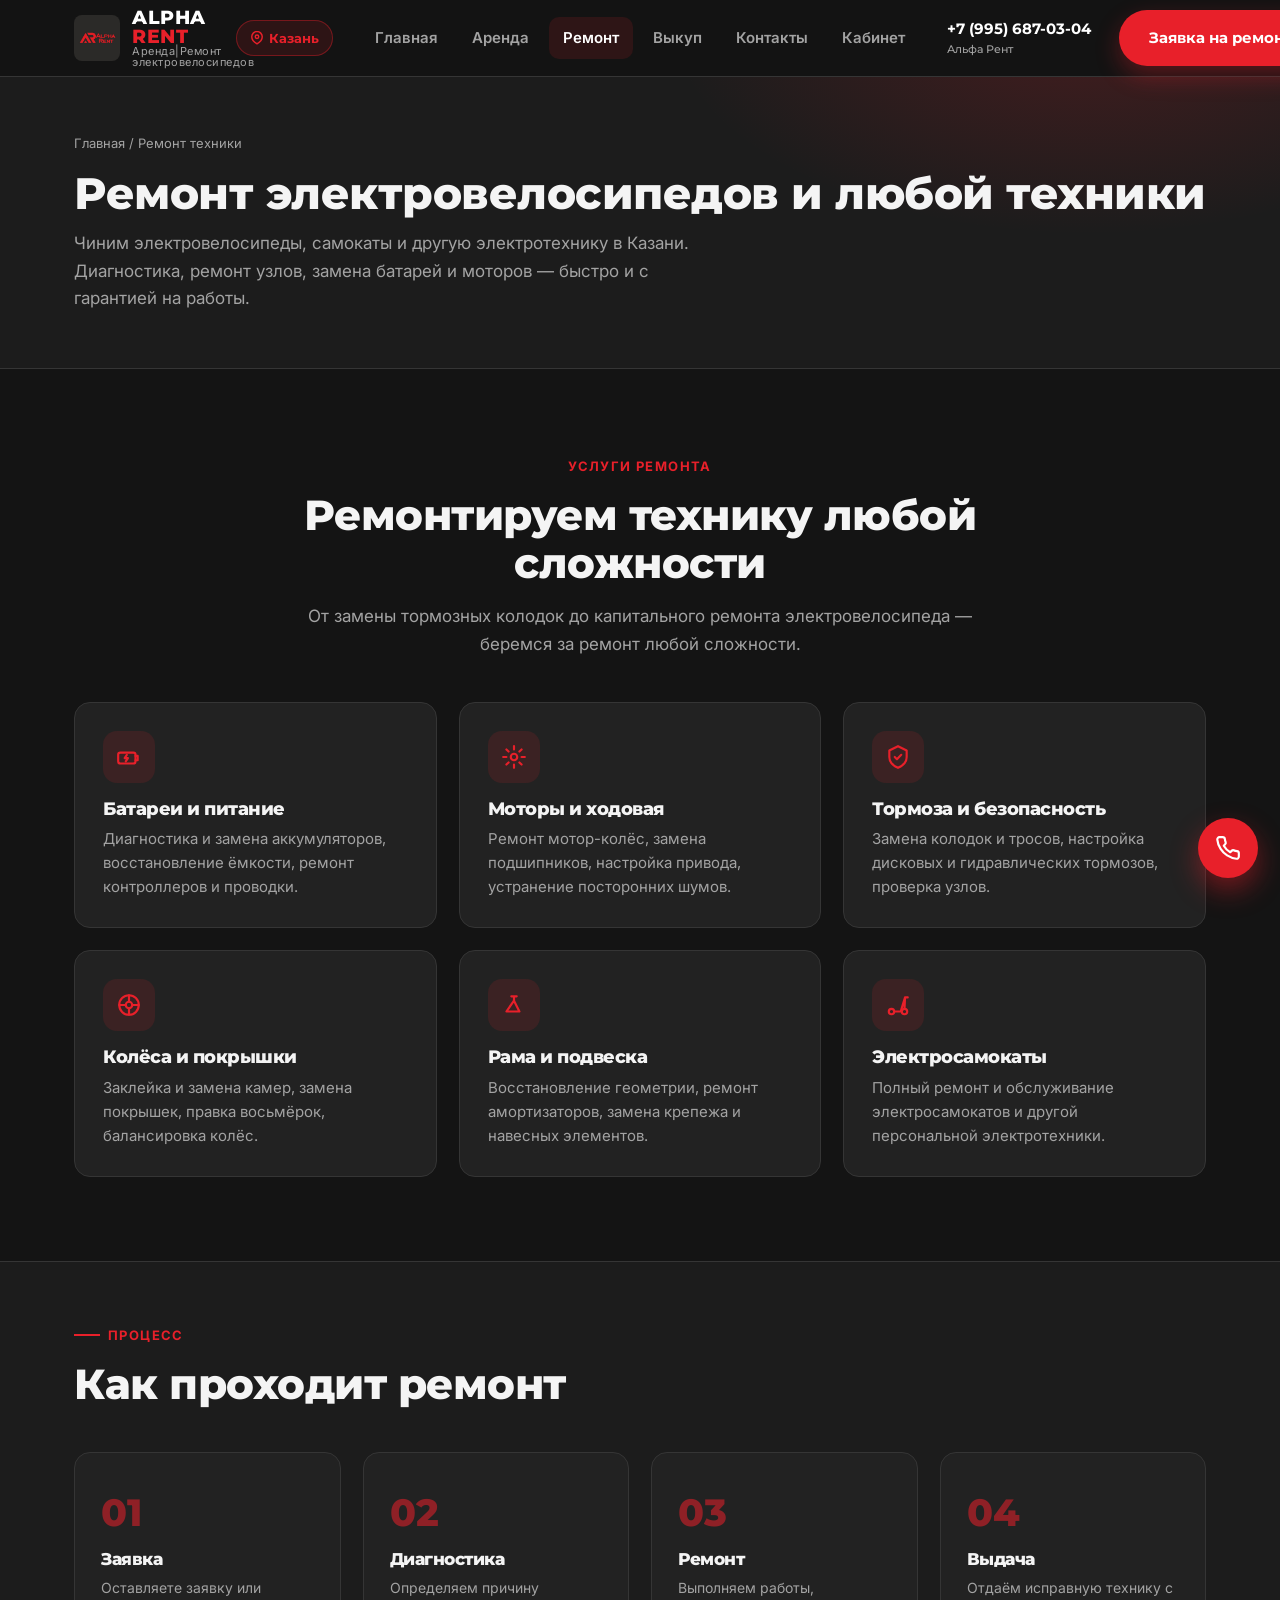
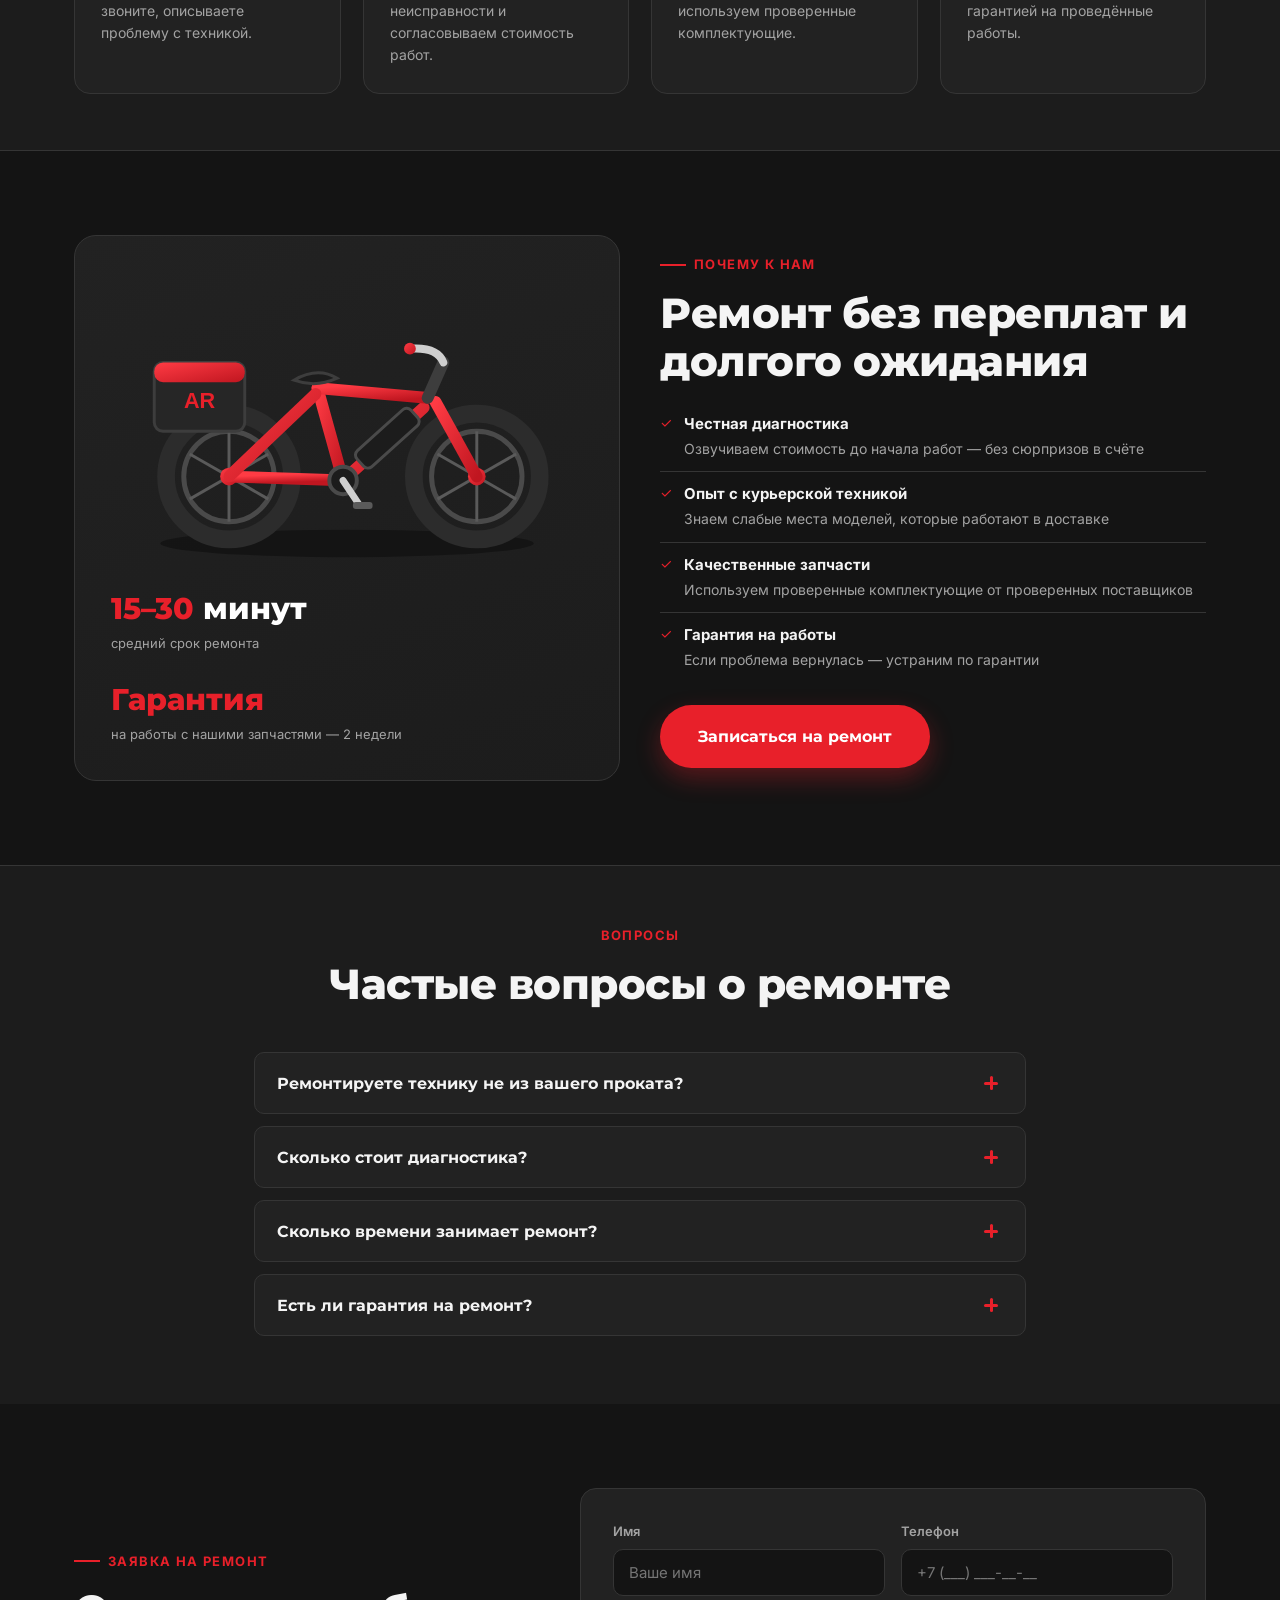
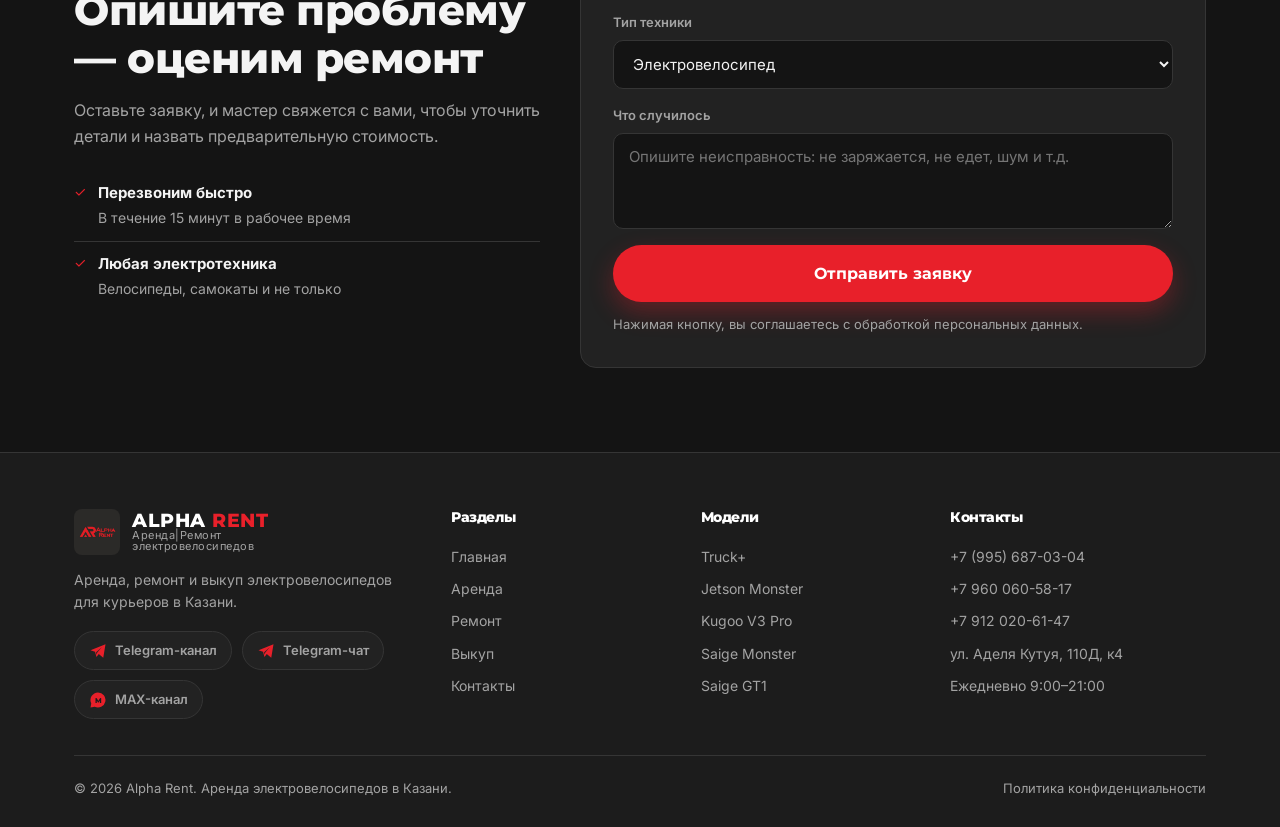
<file: remont.html>
<!DOCTYPE html>
<html lang="ru">
<head>
<meta charset="UTF-8">
<meta name="viewport" content="width=device-width, initial-scale=1">
<title>Ремонт электровелосипедов и электротехники в Казани | Alpha Rent</title>
<meta name="description" content="Ремонт электровелосипедов, самокатов и любой электротехники в Казани. Диагностика, замена батарей, моторов, тормозов. Быстро и с гарантией — Alpha Rent.">
<meta name="keywords" content="ремонт электровелосипедов Казань, ремонт электросамокатов Казань, ремонт электротехники, замена батареи электровелосипеда">
<link rel="canonical" href="https://alpha-rent.ru/remont.html">
<meta property="og:type" content="website">
<meta property="og:title" content="Ремонт электровелосипедов и электротехники в Казани | Alpha Rent">
<meta property="og:description" content="Ремонт электровелосипедов, самокатов и любой электротехники в Казани. Быстро и с гарантией.">
<meta property="og:image" content="https://alpha-rent.ru/assets/logo.jpg">
<link rel="icon" href="assets/logo.jpg" type="image/jpeg">
<link rel="manifest" href="site.webmanifest">
<link rel="preconnect" href="https://fonts.googleapis.com">
<link rel="preconnect" href="https://fonts.gstatic.com" crossorigin>
<link href="https://fonts.googleapis.com/css2?family=Inter:wght@400;500;600;700&family=Montserrat:wght@600;700;800&display=swap" rel="stylesheet">
<link rel="stylesheet" href="css/style.css?v=8">
<!-- Yandex.Metrika counter — впишите номер вашего счётчика вместо 99999999 -->
<script type="text/javascript">
  (function(m,e,t,r,i,k,a){m[i]=m[i]||function(){(m[i].a=m[i].a||[]).push(arguments)};m[i].l=1*new Date();
  for(var j=0;j<document.scripts.length;j++){if(document.scripts[j].src===r){return;}}
  k=e.createElement(t),a=e.getElementsByTagName(t)[0],k.async=1,k.src=r,a.parentNode.insertBefore(k,a)})
  (window,document,"script","https://mc.yandex.ru/metrika/tag.js","ym");
  ym(99999999,"init",{clickmap:true,trackLinks:true,accurateTrackBounce:true});
</script>
<noscript><div><img src="https://mc.yandex.ru/watch/99999999" style="position:absolute;left:-9999px;" alt="" /></div></noscript>
<!-- /Yandex.Metrika counter -->
</head>
<body>

<header class="header">
  <div class="container header__inner">
    <a href="index.html" class="logo" aria-label="Alpha Rent — на главную">
      <img src="assets/logo.jpg" alt="Логотип Alpha Rent">
      <span class="logo__text">
        <span class="logo__name">ALPHA<span> RENT</span></span>
        <span class="logo__tag">Аренда|Ремонт<br>электровелосипедов</span>
      </span>
    </a>
    <span class="city-badge" title="Аренда электровелосипедов в Казани">
      <svg width="14" height="14" viewBox="0 0 24 24" fill="none" stroke="currentColor" stroke-width="2.5" stroke-linecap="round" stroke-linejoin="round"><path d="M21 10c0 7-9 12-9 12s-9-5-9-12a9 9 0 0 1 18 0z"/><circle cx="12" cy="10" r="3"/></svg>
      Казань
    </span>
    <nav class="nav" id="nav">
      <a href="index.html">Главная</a>
      <a href="arenda.html">Аренда</a>
      <a href="remont.html" class="active">Ремонт</a>
      <a href="vykup.html">Выкуп</a>
      <a href="kontakty.html">Контакты</a>
      <a href="account.php">Кабинет</a>
    </nav>
    <a href="tel:+79956870304" class="header__phone">+7 (995) 687-03-04<span>Альфа Рент</span></a>
    <a href="#zayavka" class="btn btn-primary header__cta">Заявка на ремонт</a>
    <button class="burger" id="burger" aria-label="Меню"><span></span><span></span><span></span></button>
  </div>
</header>

<main>

<section class="page-hero">
  <div class="container">
    <div class="breadcrumbs"><a href="index.html">Главная</a> / Ремонт техники</div>
    <h1>Ремонт электровелосипедов и любой техники</h1>
    <p>Чиним электровелосипеды, самокаты и другую электротехнику в Казани. Диагностика, ремонт узлов, замена батарей и моторов — быстро и с гарантией на работы.</p>
  </div>
</section>

<!-- ===== Что чиним ===== -->
<section class="section">
  <div class="container">
    <div class="section-head section-head--center reveal">
      <span class="eyebrow">Услуги ремонта</span>
      <h2 class="section-title">Ремонтируем технику любой сложности</h2>
      <p>От замены тормозных колодок до капитального ремонта электровелосипеда — беремся за ремонт любой сложности.</p>
    </div>
    <div class="grid grid-3">
      <div class="feature reveal">
        <div class="feature__icon">
          <svg width="26" height="26" viewBox="0 0 24 24" fill="none" stroke="currentColor" stroke-width="2" stroke-linecap="round" stroke-linejoin="round"><rect x="2" y="8" width="16" height="10" rx="2"/><path d="M18 11h2v4h-2"/><path d="M10 10l-2 3h3l-2 3"/></svg>
        </div>
        <h3>Батареи и питание</h3>
        <p>Диагностика и замена аккумуляторов, восстановление ёмкости, ремонт контроллеров и проводки.</p>
      </div>
      <div class="feature reveal">
        <div class="feature__icon">
          <svg width="26" height="26" viewBox="0 0 24 24" fill="none" stroke="currentColor" stroke-width="2" stroke-linecap="round" stroke-linejoin="round"><circle cx="12" cy="12" r="3"/><path d="M12 2v3M12 19v3M2 12h3M19 12h3M5 5l2 2M17 17l2 2M19 5l-2 2M7 17l-2 2"/></svg>
        </div>
        <h3>Моторы и ходовая</h3>
        <p>Ремонт мотор-колёс, замена подшипников, настройка привода, устранение посторонних шумов.</p>
      </div>
      <div class="feature reveal">
        <div class="feature__icon">
          <svg width="26" height="26" viewBox="0 0 24 24" fill="none" stroke="currentColor" stroke-width="2" stroke-linecap="round" stroke-linejoin="round"><path d="M12 2 4 6v6c0 5 3.5 8 8 10 4.5-2 8-5 8-10V6z"/><path d="M9 12l2 2 4-4"/></svg>
        </div>
        <h3>Тормоза и безопасность</h3>
        <p>Замена колодок и тросов, настройка дисковых и гидравлических тормозов, проверка узлов.</p>
      </div>
      <div class="feature reveal">
        <div class="feature__icon">
          <svg width="26" height="26" viewBox="0 0 24 24" fill="none" stroke="currentColor" stroke-width="2" stroke-linecap="round" stroke-linejoin="round"><circle cx="12" cy="12" r="9"/><circle cx="12" cy="12" r="3"/><path d="M12 3v6M12 15v6M3 12h6M15 12h6"/></svg>
        </div>
        <h3>Колёса и покрышки</h3>
        <p>Заклейка и замена камер, замена покрышек, правка восьмёрок, балансировка колёс.</p>
      </div>
      <div class="feature reveal">
        <div class="feature__icon">
          <svg width="26" height="26" viewBox="0 0 24 24" fill="none" stroke="currentColor" stroke-width="2" stroke-linecap="round" stroke-linejoin="round"><path d="M5 18 12 8l5 10Z"/><path d="M12 8V4M9.5 4h5"/></svg>
        </div>
        <h3>Рама и подвеска</h3>
        <p>Восстановление геометрии, ремонт амортизаторов, замена крепежа и навесных элементов.</p>
      </div>
      <div class="feature reveal">
        <div class="feature__icon">
          <svg width="26" height="26" viewBox="0 0 24 24" fill="none" stroke="currentColor" stroke-width="2" stroke-linecap="round" stroke-linejoin="round"><circle cx="6" cy="18" r="2.5"/><circle cx="18" cy="18" r="2.5"/><path d="M8.5 18h6M14.5 18 18.5 5H21M18.5 5 18 15.5"/></svg>
        </div>
        <h3>Электросамокаты</h3>
        <p>Полный ремонт и обслуживание электросамокатов и другой персональной электротехники.</p>
      </div>
    </div>
  </div>
</section>

<!-- ===== Как проходит ремонт ===== -->
<section class="section section--tight" style="background:var(--bg-2);border-block:1px solid var(--border)">
  <div class="container">
    <div class="section-head reveal">
      <span class="eyebrow">Процесс</span>
      <h2 class="section-title">Как проходит ремонт</h2>
    </div>
    <div class="grid grid-4 steps">
      <div class="step reveal"><h3>Заявка</h3><p>Оставляете заявку или звоните, описываете проблему с техникой.</p></div>
      <div class="step reveal"><h3>Диагностика</h3><p>Определяем причину неисправности и согласовываем стоимость работ.</p></div>
      <div class="step reveal"><h3>Ремонт</h3><p>Выполняем работы, используем проверенные комплектующие.</p></div>
      <div class="step reveal"><h3>Выдача</h3><p>Отдаём исправную технику с гарантией на проведённые работы.</p></div>
    </div>
  </div>
</section>

<!-- ===== Преимущества ===== -->
<section class="section">
  <div class="container">
    <div class="split">
      <div class="media-box reveal">
        <img src="assets/ebike.svg" alt="Ремонт электровелосипеда в Казани">
        <div style="margin-top:18px;display:flex;gap:22px;flex-wrap:wrap">
          <div><div class="hero__stat"><div class="num"><span>15–30</span> минут</div><div class="lbl">средний срок ремонта</div></div></div>
          <div><div class="hero__stat"><div class="num"><span>Гарантия</span></div><div class="lbl">на работы с нашими запчастями — 2 недели</div></div></div>
        </div>
      </div>
      <div class="reveal">
        <span class="eyebrow">Почему к нам</span>
        <h2 class="section-title">Ремонт без переплат и долгого ожидания</h2>
        <ul class="split__list" style="margin-top:14px">
          <li><span class="ico">✓</span><div><b>Честная диагностика</b><span>Озвучиваем стоимость до начала работ — без сюрпризов в счёте</span></div></li>
          <li><span class="ico">✓</span><div><b>Опыт с курьерской техникой</b><span>Знаем слабые места моделей, которые работают в доставке</span></div></li>
          <li><span class="ico">✓</span><div><b>Качественные запчасти</b><span>Используем проверенные комплектующие от проверенных поставщиков</span></div></li>
          <li><span class="ico">✓</span><div><b>Гарантия на работы</b><span>Если проблема вернулась — устраним по гарантии</span></div></li>
        </ul>
        <a href="#zayavka" class="btn btn-primary btn-lg" style="margin-top:22px">Записаться на ремонт</a>
      </div>
    </div>
  </div>
</section>

<!-- ===== FAQ ===== -->
<section class="section section--tight" style="background:var(--bg-2);border-top:1px solid var(--border)">
  <div class="container" style="max-width:820px">
    <div class="section-head section-head--center reveal">
      <span class="eyebrow">Вопросы</span>
      <h2 class="section-title">Частые вопросы о ремонте</h2>
    </div>
    <div class="reveal">
      <div class="faq-item">
        <button class="faq-q">Ремонтируете технику не из вашего проката?<span class="sign"></span></button>
        <div class="faq-a"><p>Да. Мы чиним электровелосипеды и электросамокаты независимо от того, где они куплены или арендованы.</p></div>
      </div>
      <div class="faq-item">
        <button class="faq-q">Сколько стоит диагностика?<span class="sign"></span></button>
        <div class="faq-a"><p>Бесплатно. Диагностику техники проводим бесплатно — вы оплачиваете только согласованный ремонт.</p></div>
      </div>
      <div class="faq-item">
        <button class="faq-q">Сколько времени занимает ремонт?<span class="sign"></span></button>
        <div class="faq-a"><p>Большинство работ выполняем за 15–30 минут. Срок зависит от сложности и наличия запчастей — сообщим заранее.</p></div>
      </div>
      <div class="faq-item">
        <button class="faq-q">Есть ли гарантия на ремонт?<span class="sign"></span></button>
        <div class="faq-a"><p>Да, мы даём гарантию на выполненные работы, которые были воспроизведены нашими запчастями. Если неисправность повторится по нашей вине — устраним бесплатно.</p></div>
      </div>
    </div>
  </div>
</section>

<!-- ===== Форма ===== -->
<section class="section" id="zayavka">
  <div class="container">
    <div class="split">
      <div class="reveal">
        <span class="eyebrow">Заявка на ремонт</span>
        <h2 class="section-title">Опишите проблему — оценим ремонт</h2>
        <p style="color:var(--muted);margin-bottom:22px">Оставьте заявку, и мастер свяжется с вами, чтобы уточнить детали и назвать предварительную стоимость.</p>
        <ul class="split__list">
          <li><span class="ico">✓</span><div><b>Перезвоним быстро</b><span>В течение 15 минут в рабочее время</span></div></li>
          <li><span class="ico">✓</span><div><b>Любая электротехника</b><span>Велосипеды, самокаты и не только</span></div></li>
        </ul>
      </div>
      <form class="form reveal" data-form>
        <input type="text" name="website" tabindex="-1" autocomplete="off" aria-hidden="true" style="position:absolute;left:-9999px;width:1px;height:1px;opacity:0">
        <div class="row row-2">
          <div class="field">
            <label for="r-name">Имя</label>
            <input type="text" id="r-name" name="name" placeholder="Ваше имя" required>
          </div>
          <div class="field">
            <label for="r-phone">Телефон</label>
            <input type="tel" id="r-phone" name="phone" placeholder="+7 (___) ___-__-__" required>
          </div>
        </div>
        <div class="field">
          <label for="r-type">Тип техники</label>
          <select id="r-type" name="type">
            <option>Электровелосипед</option>
            <option>Электросамокат</option>
            <option>Другая электротехника</option>
          </select>
        </div>
        <div class="field">
          <label for="r-comment">Что случилось</label>
          <textarea id="r-comment" name="comment" placeholder="Опишите неисправность: не заряжается, не едет, шум и т.д."></textarea>
        </div>
        <button type="submit" class="btn btn-primary btn-block btn-lg">Отправить заявку</button>
        <p class="form__note">Нажимая кнопку, вы соглашаетесь с обработкой персональных данных.</p>
        <div class="form__ok">Заявка принята! Мастер свяжется с вами для уточнения деталей ремонта.</div>
      </form>
    </div>
  </div>
</section>

</main>

<footer class="footer">
  <div class="container">
    <div class="footer__grid">
      <div class="footer__about">
        <a href="index.html" class="logo">
          <img src="assets/logo.jpg" alt="Alpha Rent">
          <span class="logo__text">
            <span class="logo__name">ALPHA<span> RENT</span></span>
            <span class="logo__tag">Аренда|Ремонт<br>электровелосипедов</span>
          </span>
        </a>
        <p>Аренда, ремонт и выкуп электровелосипедов для курьеров в Казани.</p>
        <div class="socials">
          <a class="social" href="https://t.me/Alpharent116" target="_blank" rel="noopener">
            <svg width="18" height="18" viewBox="0 0 24 24" fill="currentColor"><path d="M22 3 2 11l6 2 2 7 3-4 6 5 3-18zM9.5 13.5 17 7l-6 7-1 3z"/></svg>
            Telegram-канал
          </a>
          <a class="social" href="https://t.me/Electrovelo_kzn" target="_blank" rel="noopener">
            <svg width="18" height="18" viewBox="0 0 24 24" fill="currentColor"><path d="M22 3 2 11l6 2 2 7 3-4 6 5 3-18zM9.5 13.5 17 7l-6 7-1 3z"/></svg>
            Telegram-чат
          </a>
          <!-- Ссылку на MAX-канал добавьте, когда она появится -->
          <a class="social" href="#" target="_blank" rel="noopener">
            <svg width="18" height="18" viewBox="0 0 24 24"><path fill="currentColor" d="M12 2a10 10 0 0 0-9 14.5L2 22l5.6-1A10 10 0 1 0 12 2z"/><text x="12" y="15.6" text-anchor="middle" font-size="9" font-weight="800" fill="#1c1c1c" font-family="Montserrat, sans-serif">M</text></svg>
            MAX-канал
          </a>
        </div>
      </div>
      <div class="footer__col">
        <h4>Разделы</h4>
        <a href="index.html">Главная</a>
        <a href="arenda.html">Аренда</a>
        <a href="remont.html">Ремонт</a>
        <a href="vykup.html">Выкуп</a>
        <a href="kontakty.html">Контакты</a>
      </div>
      <div class="footer__col">
        <h4>Модели</h4>
        <a href="arenda.html#truck">Truck+</a>
        <a href="arenda.html#jetson">Jetson Monster</a>
        <a href="arenda.html#kugoo">Kugoo V3 Pro</a>
        <a href="arenda.html#saige">Saige Monster</a>
        <a href="arenda.html#gt1">Saige GT1</a>
      </div>
      <div class="footer__col">
        <h4>Контакты</h4>
        <a href="tel:+79956870304">+7 (995) 687-03-04</a>
        <a href="tel:+79600605817">+7 960 060-58-17</a>
        <a href="tel:+79120206147">+7 912 020-61-47</a>
        <li>ул. Аделя Кутуя, 110Д, к4</li>
        <li>Ежедневно 9:00–21:00</li>
      </div>
    </div>
    <div class="footer__bottom">
      <span>© <span data-year>2026</span> Alpha Rent. Аренда электровелосипедов в Казани.</span>
      <a href="policy.php">Политика конфиденциальности</a>
    </div>
  </div>
</footer>

<a href="tel:+79956870304" class="float-call" aria-label="Позвонить">
  <svg width="26" height="26" viewBox="0 0 24 24" fill="none" stroke="currentColor" stroke-width="2" stroke-linecap="round" stroke-linejoin="round"><path d="M22 16.92v3a2 2 0 0 1-2.18 2 19.79 19.79 0 0 1-8.63-3.07 19.5 19.5 0 0 1-6-6 19.79 19.79 0 0 1-3.07-8.67A2 2 0 0 1 4.11 2h3a2 2 0 0 1 2 1.72c.13.96.36 1.9.7 2.81a2 2 0 0 1-.45 2.11L8.09 9.91a16 16 0 0 0 6 6l1.27-1.27a2 2 0 0 1 2.11-.45c.91.34 1.85.57 2.81.7A2 2 0 0 1 22 16.92z"/></svg>
</a>

<script src="js/main.js?v=6"></script>
</body>
</html>
</file>
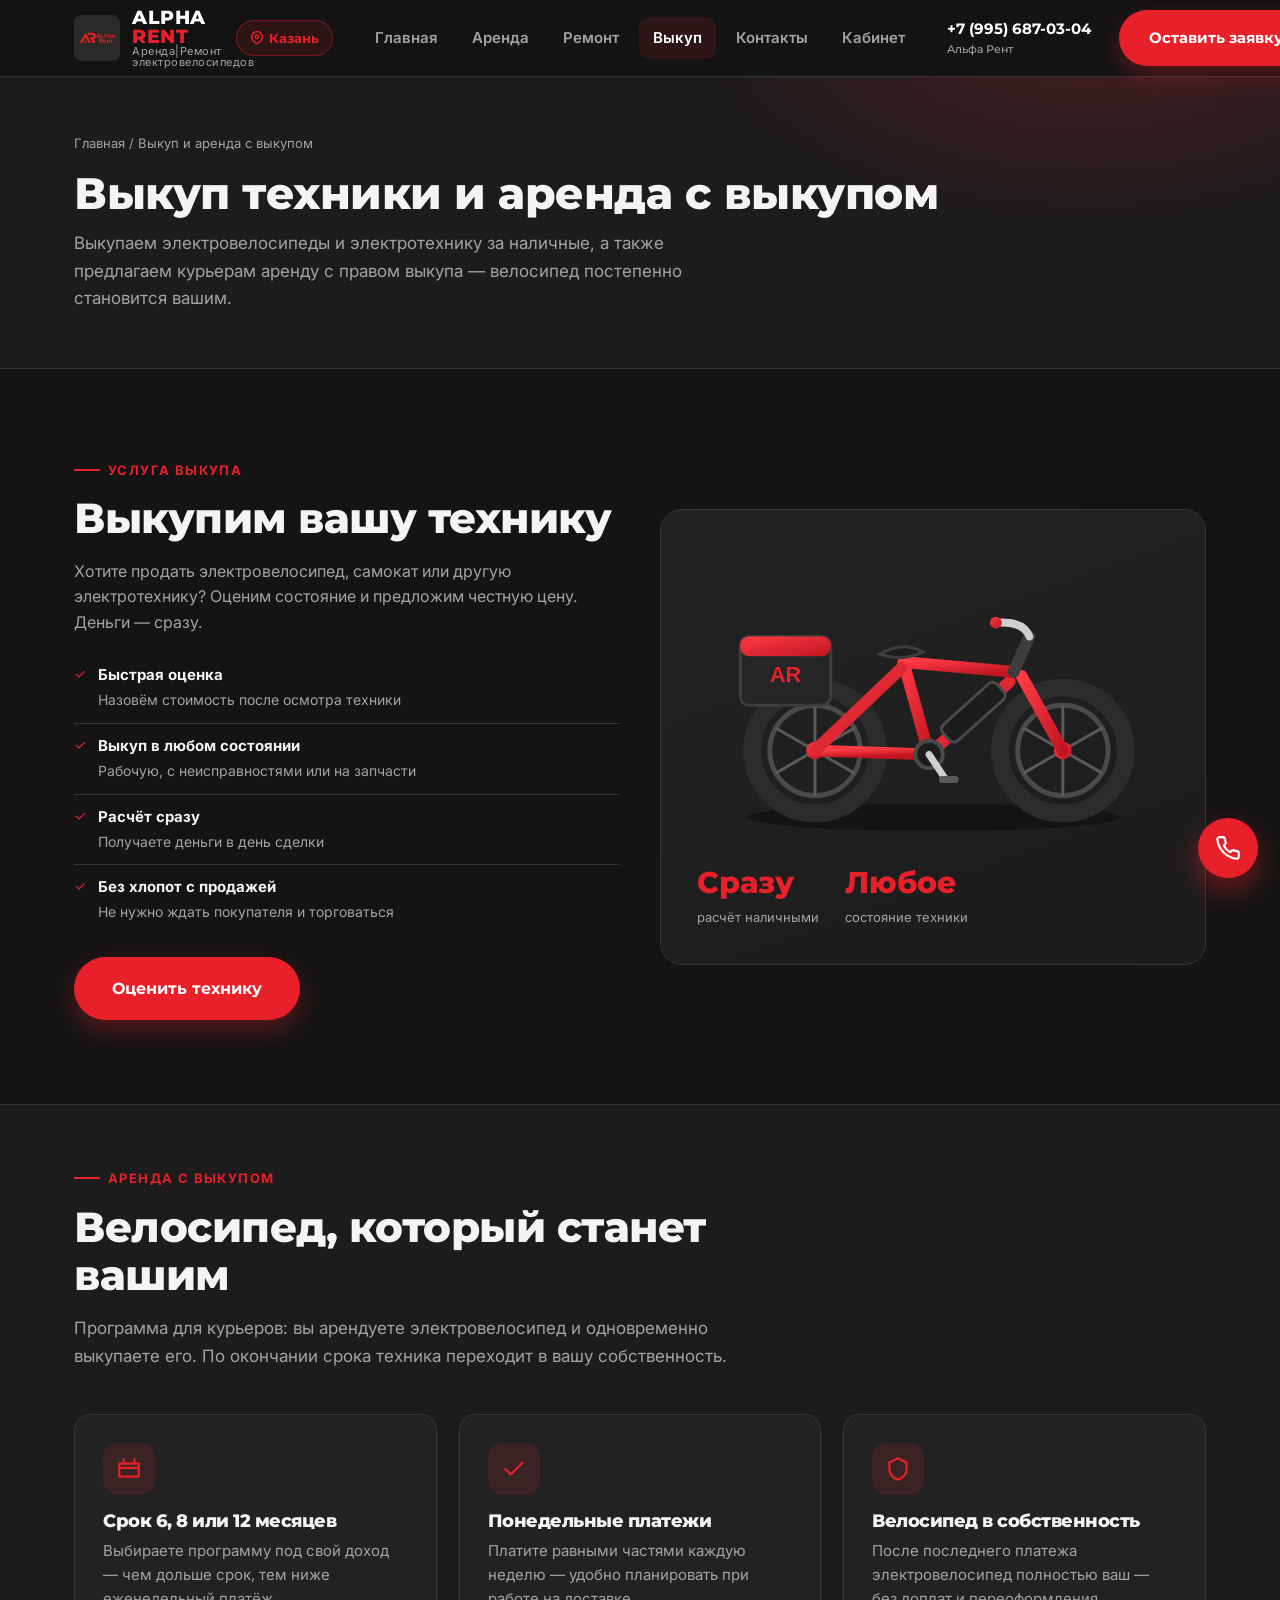
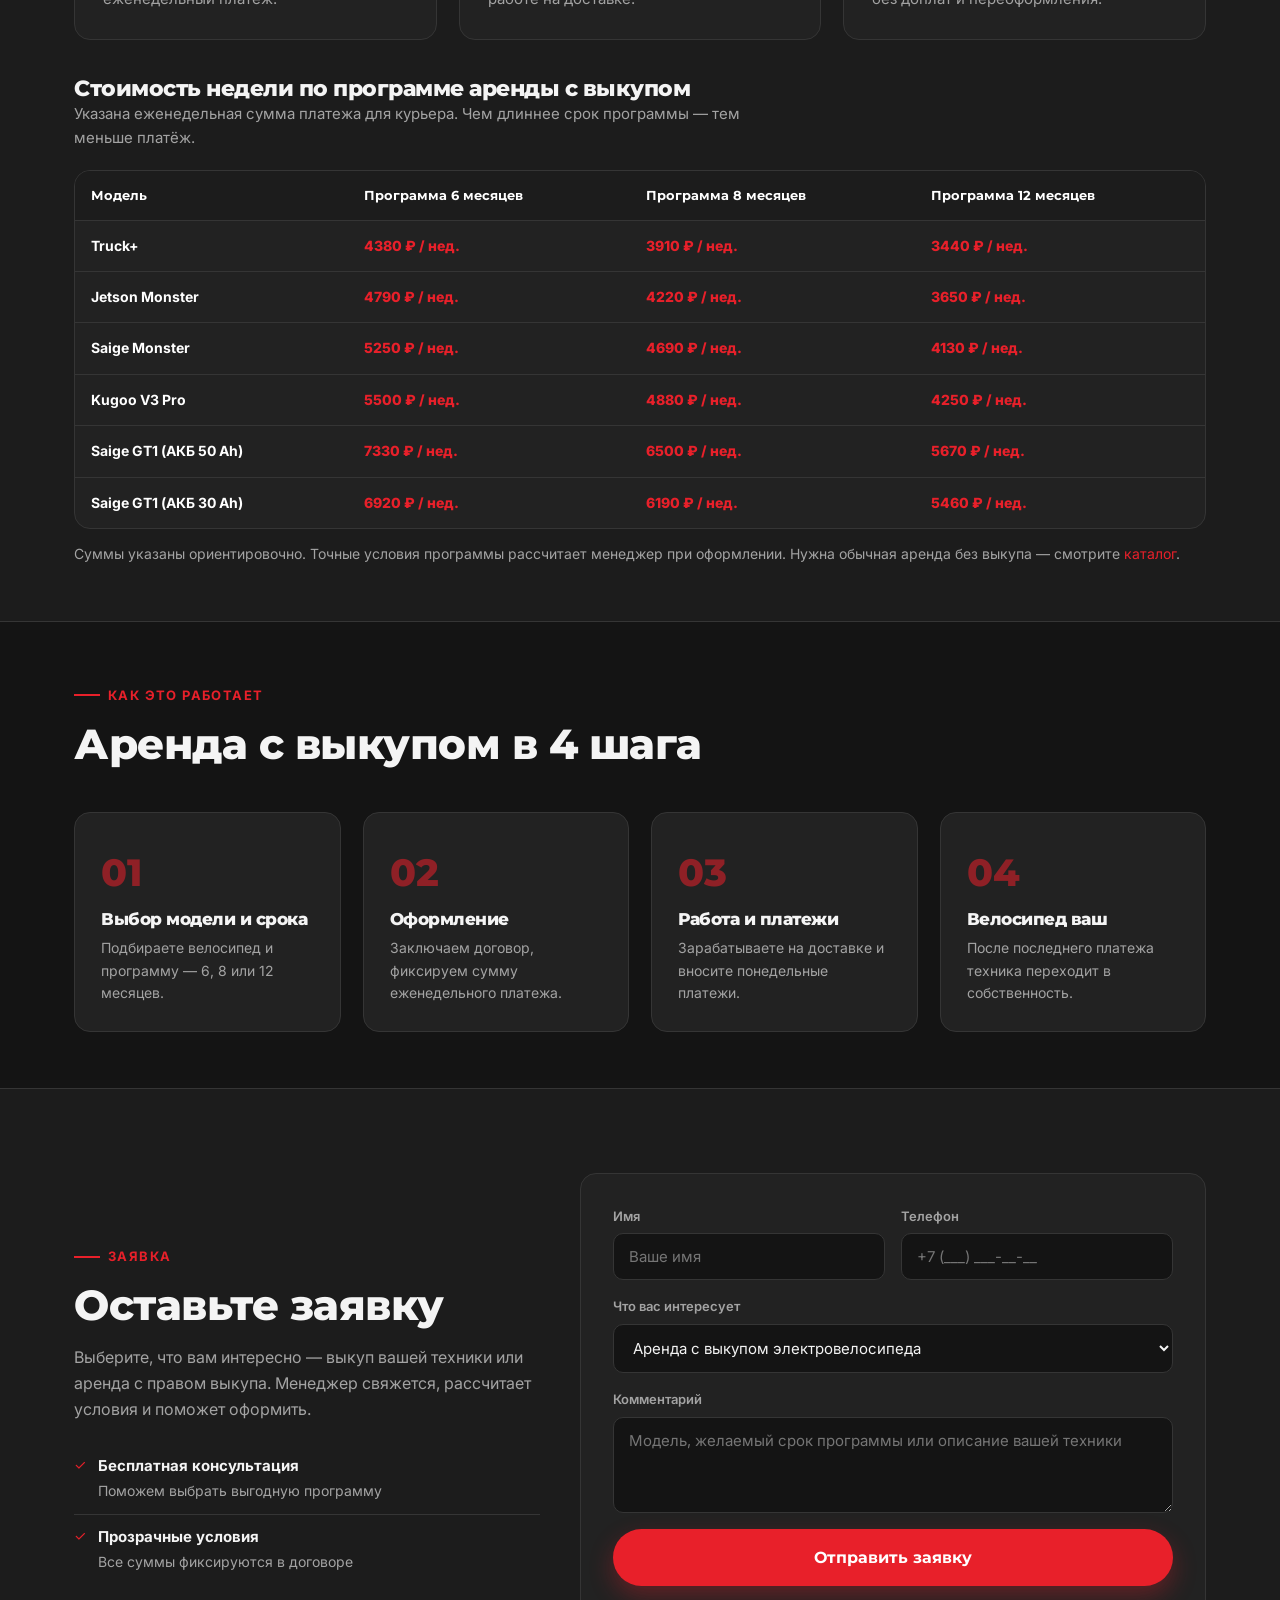
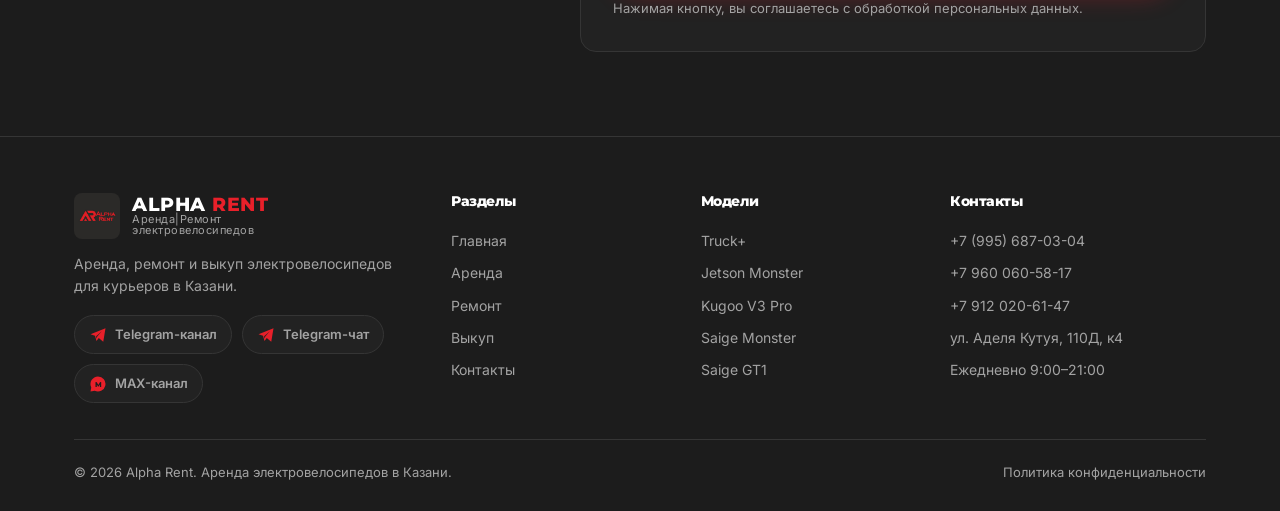
<file: vykup.html>
<!DOCTYPE html>
<html lang="ru">
<head>
<meta charset="UTF-8">
<meta name="viewport" content="width=device-width, initial-scale=1">
<title>Выкуп техники и аренда с выкупом электровелосипеда в Казани | Alpha Rent</title>
<meta name="description" content="Выкуп электровелосипедов и техники в Казани за наличные и аренда с правом выкупа для курьеров. Программы на 6, 8 и 12 месяцев — велосипед становится вашим.">
<meta name="keywords" content="выкуп электровелосипедов Казань, аренда с выкупом электровелосипед, выкуп техники Казань, электровелосипед в рассрочку">
<link rel="canonical" href="https://alpha-rent.ru/vykup.html">
<meta property="og:type" content="website">
<meta property="og:title" content="Выкуп техники и аренда с выкупом электровелосипеда в Казани | Alpha Rent">
<meta property="og:description" content="Выкупаем электровелосипеды и технику. Аренда с правом выкупа для курьеров на 6, 8 и 12 месяцев.">
<meta property="og:image" content="https://alpha-rent.ru/assets/logo.jpg">
<link rel="icon" href="assets/logo.jpg" type="image/jpeg">
<link rel="manifest" href="site.webmanifest">
<link rel="preconnect" href="https://fonts.googleapis.com">
<link rel="preconnect" href="https://fonts.gstatic.com" crossorigin>
<link href="https://fonts.googleapis.com/css2?family=Inter:wght@400;500;600;700&family=Montserrat:wght@600;700;800&display=swap" rel="stylesheet">
<link rel="stylesheet" href="css/style.css?v=8">
<!-- Yandex.Metrika counter — впишите номер вашего счётчика вместо 99999999 -->
<script type="text/javascript">
  (function(m,e,t,r,i,k,a){m[i]=m[i]||function(){(m[i].a=m[i].a||[]).push(arguments)};m[i].l=1*new Date();
  for(var j=0;j<document.scripts.length;j++){if(document.scripts[j].src===r){return;}}
  k=e.createElement(t),a=e.getElementsByTagName(t)[0],k.async=1,k.src=r,a.parentNode.insertBefore(k,a)})
  (window,document,"script","https://mc.yandex.ru/metrika/tag.js","ym");
  ym(99999999,"init",{clickmap:true,trackLinks:true,accurateTrackBounce:true});
</script>
<noscript><div><img src="https://mc.yandex.ru/watch/99999999" style="position:absolute;left:-9999px;" alt="" /></div></noscript>
<!-- /Yandex.Metrika counter -->
</head>
<body>

<header class="header">
  <div class="container header__inner">
    <a href="index.html" class="logo" aria-label="Alpha Rent — на главную">
      <img src="assets/logo.jpg" alt="Логотип Alpha Rent">
      <span class="logo__text">
        <span class="logo__name">ALPHA<span> RENT</span></span>
        <span class="logo__tag">Аренда|Ремонт<br>электровелосипедов</span>
      </span>
    </a>
    <span class="city-badge" title="Аренда электровелосипедов в Казани">
      <svg width="14" height="14" viewBox="0 0 24 24" fill="none" stroke="currentColor" stroke-width="2.5" stroke-linecap="round" stroke-linejoin="round"><path d="M21 10c0 7-9 12-9 12s-9-5-9-12a9 9 0 0 1 18 0z"/><circle cx="12" cy="10" r="3"/></svg>
      Казань
    </span>
    <nav class="nav" id="nav">
      <a href="index.html">Главная</a>
      <a href="arenda.html">Аренда</a>
      <a href="remont.html">Ремонт</a>
      <a href="vykup.html" class="active">Выкуп</a>
      <a href="kontakty.html">Контакты</a>
      <a href="account.php">Кабинет</a>
    </nav>
    <a href="tel:+79956870304" class="header__phone">+7 (995) 687-03-04<span>Альфа Рент</span></a>
    <a href="#zayavka" class="btn btn-primary header__cta">Оставить заявку</a>
    <button class="burger" id="burger" aria-label="Меню"><span></span><span></span><span></span></button>
  </div>
</header>

<main>

<section class="page-hero">
  <div class="container">
    <div class="breadcrumbs"><a href="index.html">Главная</a> / Выкуп и аренда с выкупом</div>
    <h1>Выкуп техники и аренда с выкупом</h1>
    <p>Выкупаем электровелосипеды и электротехнику за наличные, а также предлагаем курьерам аренду с правом выкупа — велосипед постепенно становится вашим.</p>
  </div>
</section>

<!-- ===== Выкуп техники ===== -->
<section class="section">
  <div class="container">
    <div class="split">
      <div class="reveal">
        <span class="eyebrow">Услуга выкупа</span>
        <h2 class="section-title">Выкупим вашу технику</h2>
        <p style="color:var(--muted);margin-bottom:18px">Хотите продать электровелосипед, самокат или другую электротехнику? Оценим состояние и предложим честную цену. Деньги — сразу.</p>
        <ul class="split__list">
          <li><span class="ico">✓</span><div><b>Быстрая оценка</b><span>Назовём стоимость после осмотра техники</span></div></li>
          <li><span class="ico">✓</span><div><b>Выкуп в любом состоянии</b><span>Рабочую, с неисправностями или на запчасти</span></div></li>
          <li><span class="ico">✓</span><div><b>Расчёт сразу</b><span>Получаете деньги в день сделки</span></div></li>
          <li><span class="ico">✓</span><div><b>Без хлопот с продажей</b><span>Не нужно ждать покупателя и торговаться</span></div></li>
        </ul>
        <a href="#zayavka" class="btn btn-primary btn-lg" style="margin-top:22px">Оценить технику</a>
      </div>
      <div class="media-box reveal">
        <img src="assets/ebike.svg" alt="Выкуп электровелосипеда в Казани">
        <div style="margin-top:18px;display:flex;gap:26px;flex-wrap:wrap">
          <div class="hero__stat"><div class="num"><span>Сразу</span></div><div class="lbl">расчёт наличными</div></div>
          <div class="hero__stat"><div class="num"><span>Любое</span></div><div class="lbl">состояние техники</div></div>
        </div>
      </div>
    </div>
  </div>
</section>

<!-- ===== Аренда с выкупом ===== -->
<section class="section section--tight" style="background:var(--bg-2);border-block:1px solid var(--border)">
  <div class="container">
    <div class="section-head reveal">
      <span class="eyebrow">Аренда с выкупом</span>
      <h2 class="section-title">Велосипед, который станет вашим</h2>
      <p>Программа для курьеров: вы арендуете электровелосипед и одновременно выкупаете его. По окончании срока техника переходит в вашу собственность.</p>
    </div>
    <div class="grid grid-3" style="margin-bottom:36px">
      <div class="feature reveal">
        <div class="feature__icon">
          <svg width="26" height="26" viewBox="0 0 24 24" fill="none" stroke="currentColor" stroke-width="2" stroke-linecap="round" stroke-linejoin="round"><path d="M3 7h18v12H3z"/><path d="M3 11h18M7 3v4M17 3v4"/></svg>
        </div>
        <h3>Срок 6, 8 или 12 месяцев</h3>
        <p>Выбираете программу под свой доход — чем дольше срок, тем ниже еженедельный платёж.</p>
      </div>
      <div class="feature reveal">
        <div class="feature__icon">
          <svg width="26" height="26" viewBox="0 0 24 24" fill="none" stroke="currentColor" stroke-width="2" stroke-linecap="round" stroke-linejoin="round"><path d="M20 6 9 17l-5-5"/></svg>
        </div>
        <h3>Понедельные платежи</h3>
        <p>Платите равными частями каждую неделю — удобно планировать при работе на доставке.</p>
      </div>
      <div class="feature reveal">
        <div class="feature__icon">
          <svg width="26" height="26" viewBox="0 0 24 24" fill="none" stroke="currentColor" stroke-width="2" stroke-linecap="round" stroke-linejoin="round"><path d="M12 2 4 6v6c0 5 3.5 8 8 10 4.5-2 8-5 8-10V6z"/></svg>
        </div>
        <h3>Велосипед в собственность</h3>
        <p>После последнего платежа электровелосипед полностью ваш — без доплат и переоформления.</p>
      </div>
    </div>

    <div class="section-head reveal" style="margin-bottom:20px">
      <h3 style="font-size:22px">Стоимость недели по программе аренды с выкупом</h3>
      <p style="font-size:15px">Указана еженедельная сумма платежа для курьера. Чем длиннее срок программы — тем меньше платёж.</p>
    </div>
    <div class="table-wrap reveal">
      <table class="price-table">
        <thead>
          <tr>
            <th>Модель</th>
            <th>Программа 6 месяцев</th>
            <th>Программа 8 месяцев</th>
            <th>Программа 12 месяцев</th>
          </tr>
        </thead>
        <tbody>
          <tr><td>Truck+</td><td class="accent">4380 ₽ / нед.</td><td class="accent">3910 ₽ / нед.</td><td class="accent">3440 ₽ / нед.</td></tr>
          <tr><td>Jetson Monster</td><td class="accent">4790 ₽ / нед.</td><td class="accent">4220 ₽ / нед.</td><td class="accent">3650 ₽ / нед.</td></tr>
          <tr><td>Saige Monster</td><td class="accent">5250 ₽ / нед.</td><td class="accent">4690 ₽ / нед.</td><td class="accent">4130 ₽ / нед.</td></tr>
          <tr><td>Kugoo V3 Pro</td><td class="accent">5500 ₽ / нед.</td><td class="accent">4880 ₽ / нед.</td><td class="accent">4250 ₽ / нед.</td></tr>
          <tr><td>Saige GT1 (АКБ 50 Ah)</td><td class="accent">7330 ₽ / нед.</td><td class="accent">6500 ₽ / нед.</td><td class="accent">5670 ₽ / нед.</td></tr>
          <tr><td>Saige GT1 (АКБ 30 Ah)</td><td class="accent">6920 ₽ / нед.</td><td class="accent">6190 ₽ / нед.</td><td class="accent">5460 ₽ / нед.</td></tr>
        </tbody>
      </table>
    </div>
    <p style="color:var(--muted);font-size:14px;margin-top:14px">Суммы указаны ориентировочно. Точные условия программы рассчитает менеджер при оформлении. Нужна обычная аренда без выкупа — смотрите <a href="arenda.html" style="color:var(--red)">каталог</a>.</p>
  </div>
</section>

<!-- ===== Как работает ===== -->
<section class="section section--tight">
  <div class="container">
    <div class="section-head reveal">
      <span class="eyebrow">Как это работает</span>
      <h2 class="section-title">Аренда с выкупом в 4 шага</h2>
    </div>
    <div class="grid grid-4 steps">
      <div class="step reveal"><h3>Выбор модели и срока</h3><p>Подбираете велосипед и программу — 6, 8 или 12 месяцев.</p></div>
      <div class="step reveal"><h3>Оформление</h3><p>Заключаем договор, фиксируем сумму еженедельного платежа.</p></div>
      <div class="step reveal"><h3>Работа и платежи</h3><p>Зарабатываете на доставке и вносите понедельные платежи.</p></div>
      <div class="step reveal"><h3>Велосипед ваш</h3><p>После последнего платежа техника переходит в собственность.</p></div>
    </div>
  </div>
</section>

<!-- ===== Форма ===== -->
<section class="section" id="zayavka" style="background:var(--bg-2);border-top:1px solid var(--border)">
  <div class="container">
    <div class="split">
      <div class="reveal">
        <span class="eyebrow">Заявка</span>
        <h2 class="section-title">Оставьте заявку</h2>
        <p style="color:var(--muted);margin-bottom:22px">Выберите, что вам интересно — выкуп вашей техники или аренда с правом выкупа. Менеджер свяжется, рассчитает условия и поможет оформить.</p>
        <ul class="split__list">
          <li><span class="ico">✓</span><div><b>Бесплатная консультация</b><span>Поможем выбрать выгодную программу</span></div></li>
          <li><span class="ico">✓</span><div><b>Прозрачные условия</b><span>Все суммы фиксируются в договоре</span></div></li>
        </ul>
      </div>
      <form class="form reveal" data-form>
        <input type="text" name="website" tabindex="-1" autocomplete="off" aria-hidden="true" style="position:absolute;left:-9999px;width:1px;height:1px;opacity:0">
        <div class="row row-2">
          <div class="field">
            <label for="v-name">Имя</label>
            <input type="text" id="v-name" name="name" placeholder="Ваше имя" required>
          </div>
          <div class="field">
            <label for="v-phone">Телефон</label>
            <input type="tel" id="v-phone" name="phone" placeholder="+7 (___) ___-__-__" required>
          </div>
        </div>
        <div class="field">
          <label for="v-type">Что вас интересует</label>
          <select id="v-type" name="type">
            <option>Аренда с выкупом электровелосипеда</option>
            <option>Выкуп моей техники</option>
          </select>
        </div>
        <div class="field">
          <label for="v-comment">Комментарий</label>
          <textarea id="v-comment" name="comment" placeholder="Модель, желаемый срок программы или описание вашей техники"></textarea>
        </div>
        <button type="submit" class="btn btn-primary btn-block btn-lg">Отправить заявку</button>
        <p class="form__note">Нажимая кнопку, вы соглашаетесь с обработкой персональных данных.</p>
        <div class="form__ok">Заявка принята! Менеджер свяжется с вами и рассчитает условия.</div>
      </form>
    </div>
  </div>
</section>

</main>

<footer class="footer">
  <div class="container">
    <div class="footer__grid">
      <div class="footer__about">
        <a href="index.html" class="logo">
          <img src="assets/logo.jpg" alt="Alpha Rent">
          <span class="logo__text">
            <span class="logo__name">ALPHA<span> RENT</span></span>
            <span class="logo__tag">Аренда|Ремонт<br>электровелосипедов</span>
          </span>
        </a>
        <p>Аренда, ремонт и выкуп электровелосипедов для курьеров в Казани.</p>
        <div class="socials">
          <a class="social" href="https://t.me/Alpharent116" target="_blank" rel="noopener">
            <svg width="18" height="18" viewBox="0 0 24 24" fill="currentColor"><path d="M22 3 2 11l6 2 2 7 3-4 6 5 3-18zM9.5 13.5 17 7l-6 7-1 3z"/></svg>
            Telegram-канал
          </a>
          <a class="social" href="https://t.me/Electrovelo_kzn" target="_blank" rel="noopener">
            <svg width="18" height="18" viewBox="0 0 24 24" fill="currentColor"><path d="M22 3 2 11l6 2 2 7 3-4 6 5 3-18zM9.5 13.5 17 7l-6 7-1 3z"/></svg>
            Telegram-чат
          </a>
          <!-- Ссылку на MAX-канал добавьте, когда она появится -->
          <a class="social" href="#" target="_blank" rel="noopener">
            <svg width="18" height="18" viewBox="0 0 24 24"><path fill="currentColor" d="M12 2a10 10 0 0 0-9 14.5L2 22l5.6-1A10 10 0 1 0 12 2z"/><text x="12" y="15.6" text-anchor="middle" font-size="9" font-weight="800" fill="#1c1c1c" font-family="Montserrat, sans-serif">M</text></svg>
            MAX-канал
          </a>
        </div>
      </div>
      <div class="footer__col">
        <h4>Разделы</h4>
        <a href="index.html">Главная</a>
        <a href="arenda.html">Аренда</a>
        <a href="remont.html">Ремонт</a>
        <a href="vykup.html">Выкуп</a>
        <a href="kontakty.html">Контакты</a>
      </div>
      <div class="footer__col">
        <h4>Модели</h4>
        <a href="arenda.html#truck">Truck+</a>
        <a href="arenda.html#jetson">Jetson Monster</a>
        <a href="arenda.html#kugoo">Kugoo V3 Pro</a>
        <a href="arenda.html#saige">Saige Monster</a>
        <a href="arenda.html#gt1">Saige GT1</a>
      </div>
      <div class="footer__col">
        <h4>Контакты</h4>
        <a href="tel:+79956870304">+7 (995) 687-03-04</a>
        <a href="tel:+79600605817">+7 960 060-58-17</a>
        <a href="tel:+79120206147">+7 912 020-61-47</a>
        <li>ул. Аделя Кутуя, 110Д, к4</li>
        <li>Ежедневно 9:00–21:00</li>
      </div>
    </div>
    <div class="footer__bottom">
      <span>© <span data-year>2026</span> Alpha Rent. Аренда электровелосипедов в Казани.</span>
      <a href="policy.php">Политика конфиденциальности</a>
    </div>
  </div>
</footer>

<a href="tel:+79956870304" class="float-call" aria-label="Позвонить">
  <svg width="26" height="26" viewBox="0 0 24 24" fill="none" stroke="currentColor" stroke-width="2" stroke-linecap="round" stroke-linejoin="round"><path d="M22 16.92v3a2 2 0 0 1-2.18 2 19.79 19.79 0 0 1-8.63-3.07 19.5 19.5 0 0 1-6-6 19.79 19.79 0 0 1-3.07-8.67A2 2 0 0 1 4.11 2h3a2 2 0 0 1 2 1.72c.13.96.36 1.9.7 2.81a2 2 0 0 1-.45 2.11L8.09 9.91a16 16 0 0 0 6 6l1.27-1.27a2 2 0 0 1 2.11-.45c.91.34 1.85.57 2.81.7A2 2 0 0 1 22 16.92z"/></svg>
</a>

<script src="js/main.js?v=6"></script>
</body>
</html>
</file>
<file: css/style.css>
/* ===== Alpha Rent — аренда электровелосипедов в Казани ===== */

:root {
  --red: #e8202a;
  --red-dark: #c01620;
  --red-soft: rgba(232, 32, 42, 0.12);
  --bg: #141414;
  --bg-2: #1c1c1c;
  --surface: #222222;
  --surface-2: #2a2a2a;
  --border: #353535;
  --text: #f4f4f4;
  --muted: #a3a3a3;
  --white: #ffffff;
  --radius: 16px;
  --radius-sm: 10px;
  --shadow: 0 18px 40px rgba(0, 0, 0, 0.45);
  --container: 1180px;
  --header-h: 76px;
  --ease: 0.25s ease;
}

* { margin: 0; padding: 0; box-sizing: border-box; }

html { scroll-behavior: smooth; }

body {
  font-family: "Inter", "Segoe UI", system-ui, sans-serif;
  background: var(--bg);
  color: var(--text);
  line-height: 1.6;
  -webkit-font-smoothing: antialiased;
  overflow-x: hidden;
}

h1, h2, h3, h4 {
  font-family: "Montserrat", "Segoe UI", sans-serif;
  font-weight: 800;
  line-height: 1.15;
  letter-spacing: -0.5px;
}

a { color: inherit; text-decoration: none; }
img { max-width: 100%; display: block; }
ul { list-style: none; }

.container {
  width: 100%;
  max-width: var(--container);
  margin: 0 auto;
  padding: 0 24px;
}

/* ===== Buttons ===== */
.btn {
  display: inline-flex;
  align-items: center;
  justify-content: center;
  gap: 10px;
  padding: 14px 28px;
  border-radius: 999px;
  font-weight: 700;
  font-size: 15px;
  cursor: pointer;
  border: 2px solid transparent;
  transition: transform var(--ease), background var(--ease), color var(--ease), box-shadow var(--ease);
  font-family: "Montserrat", sans-serif;
  white-space: nowrap;
}
.btn:active { transform: scale(0.97); }
.btn-primary {
  background: var(--red);
  color: var(--white);
  box-shadow: 0 10px 24px rgba(232, 32, 42, 0.32);
}
.btn-primary:hover { background: var(--red-dark); transform: translateY(-2px); }
.btn-outline {
  background: transparent;
  color: var(--text);
  border-color: var(--border);
}
.btn-outline:hover { border-color: var(--red); color: var(--white); }
.btn-ghost { background: var(--surface); color: var(--text); }
.btn-ghost:hover { background: var(--surface-2); }
.btn-block { width: 100%; }
.btn-lg { padding: 17px 36px; font-size: 16px; }

/* ===== Header ===== */
.header {
  position: sticky;
  top: 0;
  z-index: 100;
  background: rgba(20, 20, 20, 0.92);
  backdrop-filter: blur(12px);
  border-bottom: 1px solid var(--border);
}
.header__inner {
  height: var(--header-h);
  display: flex;
  align-items: center;
  gap: 28px;
}
.logo { display: flex; align-items: center; gap: 12px; }
.logo img { height: 46px; width: auto; border-radius: 8px; }
.logo__text { display: flex; flex-direction: column; line-height: 1; }
.logo__name {
  font-family: "Montserrat", sans-serif;
  font-weight: 800;
  font-size: 19px;
  color: var(--white);
  letter-spacing: 0.5px;
}
.logo__name span { color: var(--red); }
.logo__tag { font-size: 11px; color: var(--muted); letter-spacing: 0.5px; }

.city-badge {
  display: inline-flex;
  align-items: center;
  gap: 5px;
  flex: none;
  padding: 7px 13px;
  background: var(--red-soft);
  border: 1px solid rgba(232, 32, 42, 0.4);
  border-radius: 999px;
  font-family: "Montserrat", sans-serif;
  font-size: 13px;
  font-weight: 700;
  color: var(--red);
  white-space: nowrap;
}
.city-badge svg { flex: none; }

.nav { display: flex; gap: 6px; margin-left: auto; }
.nav a {
  padding: 9px 14px;
  border-radius: var(--radius-sm);
  font-size: 15px;
  font-weight: 600;
  color: var(--muted);
  transition: color var(--ease), background var(--ease);
}
.nav a:hover { color: var(--white); background: var(--surface); }
.nav a.active { color: var(--white); background: var(--red-soft); }

.header__phone {
  font-family: "Montserrat", sans-serif;
  font-weight: 700;
  font-size: 15px;
  color: var(--white);
  white-space: nowrap;
}
.header__phone span { display: block; font-size: 11px; color: var(--muted); font-weight: 500; }

.burger {
  display: none;
  flex-direction: column;
  gap: 5px;
  background: none;
  border: none;
  cursor: pointer;
  padding: 8px;
}
.burger span {
  width: 26px; height: 3px;
  background: var(--white);
  border-radius: 2px;
  transition: transform var(--ease), opacity var(--ease);
}
.burger.open span:nth-child(1) { transform: translateY(8px) rotate(45deg); }
.burger.open span:nth-child(2) { opacity: 0; }
.burger.open span:nth-child(3) { transform: translateY(-8px) rotate(-45deg); }

/* ===== Section base ===== */
.section { padding: 84px 0; }
.section--tight { padding: 56px 0; }
.section-head { max-width: 720px; margin-bottom: 44px; }
.section-head--center { margin-left: auto; margin-right: auto; text-align: center; }
.eyebrow {
  display: inline-flex;
  align-items: center;
  gap: 8px;
  font-size: 13px;
  font-weight: 700;
  letter-spacing: 1.4px;
  text-transform: uppercase;
  color: var(--red);
  margin-bottom: 14px;
}
.eyebrow::before { content: ""; width: 26px; height: 2px; background: var(--red); }
.section-head--center .eyebrow::before { display: none; }
h2.section-title { font-size: clamp(28px, 4vw, 42px); margin-bottom: 16px; }
.section-head p { color: var(--muted); font-size: 17px; }

/* ===== Hero ===== */
.hero {
  position: relative;
  padding: 90px 0 96px;
  background:
    radial-gradient(900px 480px at 78% -8%, rgba(232, 32, 42, 0.22), transparent 60%),
    radial-gradient(700px 420px at 6% 108%, rgba(232, 32, 42, 0.10), transparent 60%),
    var(--bg);
  overflow: hidden;
}
.hero__grid {
  display: grid;
  grid-template-columns: 1.05fr 0.95fr;
  gap: 48px;
  align-items: center;
}
.hero h1 {
  font-size: clamp(32px, 5vw, 56px);
  margin-bottom: 20px;
}
.hero h1 .accent { color: var(--red); }
.hero__sub { font-size: 18px; color: var(--muted); margin-bottom: 30px; max-width: 520px; }
.hero__actions { display: flex; gap: 14px; flex-wrap: wrap; margin-bottom: 38px; }
.hero__stats {
  display: flex;
  gap: 34px;
  flex-wrap: wrap;
}
.hero__stat .num {
  font-family: "Montserrat", sans-serif;
  font-size: 30px;
  font-weight: 800;
  color: var(--white);
}
.hero__stat .num span { color: var(--red); }
.hero__stat .lbl { font-size: 13px; color: var(--muted); }

.hero__card {
  background: linear-gradient(160deg, var(--surface) 0%, var(--bg-2) 100%);
  border: 1px solid var(--border);
  border-radius: 24px;
  padding: 32px;
  box-shadow: var(--shadow);
}
.hero__card-top {
  display: flex;
  justify-content: space-between;
  align-items: center;
  margin-bottom: 8px;
}
.hero__card-top h3 { font-size: 22px; }
.hero__bike { margin: 4px 0 10px; }
.hero__bike svg { width: 100%; height: auto; }
.hero__price-row {
  display: flex;
  align-items: baseline;
  gap: 8px;
  margin: 14px 0 6px;
}
.hero__price {
  font-family: "Montserrat", sans-serif;
  font-size: 34px;
  font-weight: 800;
  color: var(--white);
}
.hero__price-unit { color: var(--muted); font-size: 15px; }
.hero__card .muted { color: var(--muted); font-size: 14px; margin-bottom: 18px; }

/* ===== Badges / chips ===== */
.badge {
  display: inline-flex;
  align-items: center;
  gap: 6px;
  background: var(--red-soft);
  color: var(--red);
  font-size: 12px;
  font-weight: 700;
  padding: 5px 12px;
  border-radius: 999px;
  letter-spacing: 0.5px;
}
.badge--ghost { background: var(--surface-2); color: var(--muted); }

/* ===== Grid helpers ===== */
.grid { display: grid; gap: 22px; }
.grid-2 { grid-template-columns: repeat(2, 1fr); }
.grid-3 { grid-template-columns: repeat(3, 1fr); }
.grid-4 { grid-template-columns: repeat(4, 1fr); }

/* ===== Feature cards ===== */
.feature {
  background: var(--surface);
  border: 1px solid var(--border);
  border-radius: var(--radius);
  padding: 28px;
  transition: transform var(--ease), border-color var(--ease);
}
.feature:hover { transform: translateY(-4px); border-color: var(--red); }
.feature__icon {
  width: 52px; height: 52px;
  display: flex; align-items: center; justify-content: center;
  background: var(--red-soft);
  border-radius: 14px;
  margin-bottom: 16px;
  color: var(--red);
}
.feature h3 { font-size: 18px; margin-bottom: 8px; }
.feature p { color: var(--muted); font-size: 15px; }

/* ===== Bike cards ===== */
.bike-card {
  background: var(--surface);
  border: 1px solid var(--border);
  border-radius: var(--radius);
  overflow: hidden;
  display: flex;
  flex-direction: column;
  transition: transform var(--ease), border-color var(--ease), box-shadow var(--ease);
}
.bike-card:hover {
  transform: translateY(-6px);
  border-color: var(--red);
  box-shadow: var(--shadow);
}
.bike-card__media {
  position: relative;
  background: radial-gradient(circle at 50% 35%, #2f2f2f, #1a1a1a);
  padding: 26px 22px 14px;
}
.bike-card__media svg { width: 100%; height: auto; }
.bike-card__tags {
  position: absolute;
  top: 14px; left: 14px;
  display: flex; gap: 6px; flex-wrap: wrap;
}
.bike-card__body { padding: 22px; display: flex; flex-direction: column; flex: 1; }
.bike-card__body h3 { font-size: 20px; margin-bottom: 6px; }
.bike-card__role { color: var(--red); font-size: 13px; font-weight: 700; margin-bottom: 12px; }
.bike-card__desc { color: var(--muted); font-size: 14px; margin-bottom: 16px; }
.bike-card .spec-list { margin-bottom: 18px; }
.spec-list li {
  display: flex; align-items: flex-start; gap: 9px;
  font-size: 14px; color: var(--text);
  padding: 4px 0;
}
.spec-list li::before {
  content: "";
  flex: none;
  width: 16px; height: 16px;
  margin-top: 3px;
  background: var(--red-soft);
  border-radius: 5px;
  background-image: url("data:image/svg+xml,%3Csvg xmlns='http://www.w3.org/2000/svg' width='12' height='12' viewBox='0 0 24 24' fill='none' stroke='%23e8202a' stroke-width='3.5' stroke-linecap='round' stroke-linejoin='round'%3E%3Cpolyline points='20 6 9 17 4 12'/%3E%3C/svg%3E");
  background-repeat: no-repeat;
  background-position: center;
}
.bike-card__price {
  margin-top: auto;
  padding-top: 16px;
  border-top: 1px solid var(--border);
}
.bike-card__price .from { color: var(--muted); font-size: 13px; }
.bike-card__price .val {
  font-family: "Montserrat", sans-serif;
  font-size: 26px;
  font-weight: 800;
  color: var(--white);
}
.bike-card__price .val span { color: var(--muted); font-size: 14px; font-weight: 600; }
.bike-card__price-opt { font-size: 13px; color: var(--muted); margin-top: 4px; }
.bike-card__actions { display: flex; flex-wrap: wrap; gap: 10px; margin-top: 16px; }

/* ===== Detailed bike block ===== */
.bike-detail {
  background: var(--surface);
  border: 1px solid var(--border);
  border-radius: var(--radius);
  padding: 30px;
  display: grid;
  grid-template-columns: 360px 1fr;
  gap: 34px;
  margin-bottom: 26px;
}
.bike-detail > * { min-width: 0; }
.bike-detail__media {
  background: radial-gradient(circle at 50% 40%, #2f2f2f, #1a1a1a);
  border-radius: var(--radius-sm);
  padding: 26px;
  display: flex; flex-direction: column; justify-content: space-between;
}
.bike-detail__price-box {
  margin-top: 18px;
  background: var(--bg);
  border: 1px solid var(--border);
  border-radius: var(--radius-sm);
  padding: 16px;
}
.bike-detail__price-box .val {
  font-family: "Montserrat", sans-serif;
  font-size: 28px; font-weight: 800; color: var(--white);
}
.bike-detail__price-box .val span { font-size: 14px; color: var(--muted); font-weight: 600; }
.bike-detail h3 { font-size: 26px; margin-bottom: 4px; }
.bike-detail__role { color: var(--red); font-weight: 700; font-size: 14px; margin-bottom: 14px; }
.bike-detail__lead { color: var(--muted); margin-bottom: 18px; }
.bike-detail h4 { font-size: 15px; margin: 16px 0 8px; }
.bike-detail .cols { display: grid; grid-template-columns: 1fr 1fr; gap: 20px; }

/* ===== Steps ===== */
.steps { counter-reset: step; }
.step {
  position: relative;
  background: var(--surface);
  border: 1px solid var(--border);
  border-radius: var(--radius);
  padding: 30px 26px 26px;
}
.step::before {
  counter-increment: step;
  content: "0" counter(step);
  font-family: "Montserrat", sans-serif;
  font-size: 38px;
  font-weight: 800;
  color: var(--red);
  opacity: 0.55;
}
.step h3 { font-size: 17px; margin: 6px 0 8px; }
.step p { color: var(--muted); font-size: 14px; }

/* ===== Reviews ===== */
.review-card {
  background: var(--surface);
  border: 1px solid var(--border);
  border-radius: var(--radius);
  padding: 26px;
  display: flex;
  flex-direction: column;
}
.review-card__stars { color: var(--red); letter-spacing: 2px; margin-bottom: 12px; font-size: 15px; }
.review-card__text { font-size: 15px; margin-bottom: 18px; flex: 1; }
.review-card__author { display: flex; align-items: center; gap: 12px; }
.review-card__ava {
  width: 44px; height: 44px;
  border-radius: 50%;
  background: var(--red);
  color: var(--white);
  display: flex; align-items: center; justify-content: center;
  font-family: "Montserrat", sans-serif;
  font-weight: 800;
}
.review-card__name { font-weight: 700; font-size: 15px; }
.review-card__src { font-size: 12px; color: var(--muted); }

/* ===== Service split ===== */
.split {
  display: grid;
  grid-template-columns: 1fr 1fr;
  gap: 40px;
  align-items: center;
}
.split__list li {
  display: flex; gap: 12px;
  padding: 10px 0;
  border-bottom: 1px solid var(--border);
}
.split__list li:last-child { border-bottom: none; }
.split__list .ico { color: var(--red); flex: none; }
.split__list b { display: block; font-size: 15px; }
.split__list span { color: var(--muted); font-size: 14px; }
.media-box {
  background: linear-gradient(160deg, var(--surface), var(--bg-2));
  border: 1px solid var(--border);
  border-radius: 22px;
  padding: 36px;
}

/* ===== Table ===== */
.table-wrap {
  overflow-x: auto;
  border: 1px solid var(--border);
  border-radius: var(--radius);
  background: var(--surface);
}
table.price-table {
  width: 100%;
  border-collapse: collapse;
  min-width: 620px;
}
.price-table th, .price-table td {
  padding: 14px 16px;
  text-align: left;
  border-bottom: 1px solid var(--border);
  font-size: 14px;
}
.price-table thead th {
  background: var(--bg-2);
  color: var(--white);
  font-family: "Montserrat", sans-serif;
  font-size: 13px;
}
.price-table tbody tr:last-child td { border-bottom: none; }
.price-table tbody tr:hover { background: var(--surface-2); }
.price-table td:first-child { font-weight: 700; color: var(--white); }
.price-table .accent { color: var(--red); font-weight: 800; }

/* ===== FAQ ===== */
.faq-item {
  background: var(--surface);
  border: 1px solid var(--border);
  border-radius: var(--radius-sm);
  margin-bottom: 12px;
  overflow: hidden;
}
.faq-q {
  width: 100%;
  text-align: left;
  background: none;
  border: none;
  color: var(--text);
  font-family: "Montserrat", sans-serif;
  font-weight: 700;
  font-size: 16px;
  padding: 18px 22px;
  cursor: pointer;
  display: flex;
  justify-content: space-between;
  align-items: center;
  gap: 16px;
}
.faq-q .sign {
  flex: none;
  width: 24px; height: 24px;
  position: relative;
  transition: transform var(--ease);
}
.faq-q .sign::before, .faq-q .sign::after {
  content: ""; position: absolute;
  background: var(--red);
  border-radius: 2px;
}
.faq-q .sign::before { width: 14px; height: 2.5px; top: 11px; left: 5px; }
.faq-q .sign::after { width: 2.5px; height: 14px; top: 5px; left: 11px; }
.faq-item.open .faq-q .sign { transform: rotate(135deg); }
.faq-a { max-height: 0; overflow: hidden; transition: max-height var(--ease); }
.faq-a p { padding: 0 22px 20px; color: var(--muted); font-size: 15px; }

/* ===== Forms ===== */
.form {
  background: var(--surface);
  border: 1px solid var(--border);
  border-radius: var(--radius);
  padding: 32px;
}
.form .row { display: grid; gap: 16px; }
.form .row-2 { grid-template-columns: 1fr 1fr; }
.field { display: flex; flex-direction: column; gap: 7px; margin-bottom: 16px; }
.field label { font-size: 13px; font-weight: 600; color: var(--muted); }
.field input, .field select, .field textarea {
  background: var(--bg);
  border: 1px solid var(--border);
  border-radius: var(--radius-sm);
  padding: 13px 15px;
  color: var(--text);
  font-size: 15px;
  font-family: inherit;
  transition: border-color var(--ease);
}
.field input:focus, .field select:focus, .field textarea:focus {
  outline: none;
  border-color: var(--red);
}
.field textarea { resize: vertical; min-height: 96px; }
.form__note { font-size: 13px; color: var(--muted); margin-top: 12px; }
.form__ok {
  display: none;
  background: var(--red-soft);
  border: 1px solid var(--red);
  color: var(--white);
  border-radius: var(--radius-sm);
  padding: 14px 16px;
  font-size: 14px;
  margin-top: 14px;
}
.form__ok.show { display: block; }

/* ===== CTA banner ===== */
.cta-banner {
  background: linear-gradient(135deg, var(--red), var(--red-dark));
  border-radius: 24px;
  padding: 52px 48px;
  display: flex;
  align-items: center;
  justify-content: space-between;
  gap: 30px;
  flex-wrap: wrap;
}
.cta-banner h2 { color: var(--white); font-size: clamp(24px, 3vw, 34px); margin-bottom: 8px; }
.cta-banner p { color: rgba(255, 255, 255, 0.85); }
.cta-banner .btn-primary { background: #fff; color: var(--red); box-shadow: none; }
.cta-banner .btn-primary:hover { background: #f0f0f0; }
.cta-banner .btn-outline { border-color: rgba(255,255,255,0.6); color: #fff; }
.cta-banner .btn-outline:hover { background: rgba(255,255,255,0.12); border-color:#fff; }

/* ===== Contacts ===== */
.contact-card {
  background: var(--surface);
  border: 1px solid var(--border);
  border-radius: var(--radius);
  padding: 26px;
}
.contact-card h3 { font-size: 16px; margin-bottom: 14px; }
.contact-line {
  display: flex; align-items: center; gap: 12px;
  padding: 10px 0;
}
.contact-line .ico {
  width: 40px; height: 40px; flex: none;
  background: var(--red-soft);
  color: var(--red);
  border-radius: 10px;
  display: flex; align-items: center; justify-content: center;
}
.contact-line a, .contact-line b { font-size: 16px; font-weight: 700; color: var(--white); }
.contact-line small { display: block; color: var(--muted); font-weight: 400; font-size: 12px; }
.map-frame {
  border: 1px solid var(--border);
  border-radius: var(--radius);
  overflow: hidden;
  height: 420px;
}
.map-frame iframe { width: 100%; height: 100%; border: 0; }

.map-tabs {
  display: inline-flex;
  gap: 6px;
  background: var(--surface);
  border: 1px solid var(--border);
  border-radius: 999px;
  padding: 5px;
  margin-bottom: 16px;
}
.map-tab {
  border: none;
  background: none;
  color: var(--muted);
  font-family: "Montserrat", sans-serif;
  font-weight: 700;
  font-size: 14px;
  padding: 9px 22px;
  border-radius: 999px;
  cursor: pointer;
  transition: background var(--ease), color var(--ease);
}
.map-tab:hover { color: var(--text); }
.map-tab.active { background: var(--red); color: #fff; }

.messengers { display: flex; gap: 12px; flex-wrap: wrap; }
.msg-btn {
  display: inline-flex; align-items: center; gap: 8px;
  padding: 11px 18px;
  border-radius: 999px;
  background: var(--surface-2);
  border: 1px solid var(--border);
  font-weight: 600; font-size: 14px;
  transition: border-color var(--ease), transform var(--ease);
}
.msg-btn:hover { border-color: var(--red); transform: translateY(-2px); }

/* ===== Page hero (inner pages) ===== */
.page-hero {
  padding: 56px 0;
  background:
    radial-gradient(700px 360px at 85% -20%, rgba(232, 32, 42, 0.20), transparent 60%),
    var(--bg-2);
  border-bottom: 1px solid var(--border);
}
.breadcrumbs { font-size: 13px; color: var(--muted); margin-bottom: 14px; }
.breadcrumbs a:hover { color: var(--red); }
.page-hero h1 { font-size: clamp(28px, 4vw, 44px); margin-bottom: 12px; }
.page-hero p { color: var(--muted); font-size: 17px; max-width: 660px; }

/* ===== Footer ===== */
.footer {
  background: var(--bg-2);
  border-top: 1px solid var(--border);
  padding: 56px 0 28px;
}
.footer__grid {
  display: grid;
  grid-template-columns: 1.6fr 1fr 1fr 1.2fr;
  gap: 36px;
  margin-bottom: 36px;
}
.footer__about p { color: var(--muted); font-size: 14px; margin-top: 14px; max-width: 320px; }
.footer h4 { font-size: 14px; margin-bottom: 16px; color: var(--white); }
.footer__col a, .footer__col li {
  display: block;
  color: var(--muted);
  font-size: 14px;
  padding: 5px 0;
}
.footer__col a:hover { color: var(--red); }
.footer__bottom {
  border-top: 1px solid var(--border);
  padding-top: 22px;
  display: flex;
  justify-content: space-between;
  gap: 16px;
  flex-wrap: wrap;
  font-size: 13px;
  color: var(--muted);
}

/* ===== Float call button ===== */
.float-call {
  position: fixed;
  right: 22px; bottom: 22px;
  z-index: 90;
  width: 60px; height: 60px;
  border-radius: 50%;
  background: var(--red);
  color: #fff;
  display: flex; align-items: center; justify-content: center;
  box-shadow: 0 12px 28px rgba(232, 32, 42, 0.45);
  animation: pulse 2.4s infinite;
}
@keyframes pulse {
  0% { box-shadow: 0 12px 28px rgba(232,32,42,0.45), 0 0 0 0 rgba(232,32,42,0.5); }
  70% { box-shadow: 0 12px 28px rgba(232,32,42,0.45), 0 0 0 18px rgba(232,32,42,0); }
  100% { box-shadow: 0 12px 28px rgba(232,32,42,0.45), 0 0 0 0 rgba(232,32,42,0); }
}

/* ===== Reveal animation ===== */
.reveal { opacity: 0; transform: translateY(24px); transition: opacity 0.6s ease, transform 0.6s ease; }
.reveal.visible { opacity: 1; transform: none; }

/* ===== Responsive ===== */
@media (max-width: 1000px) {
  .hero__grid { grid-template-columns: 1fr; }
  .footer__grid { grid-template-columns: 1fr 1fr; }
  .bike-detail { grid-template-columns: 1fr; }
  .grid-4 { grid-template-columns: repeat(2, 1fr); }
  .grid-3 { grid-template-columns: repeat(2, 1fr); }
}
@media (max-width: 860px) {
  .nav {
    position: fixed;
    inset: var(--header-h) 0 auto 0;
    flex-direction: column;
    background: var(--bg-2);
    border-bottom: 1px solid var(--border);
    padding: 16px;
    gap: 4px;
    transform: translateY(-130%);
    transition: transform 0.3s ease;
    margin-left: 0;
  }
  .nav.open { transform: translateY(0); }
  .nav a { padding: 13px 14px; font-size: 16px; }
  .burger { display: flex; }
  .header__phone { display: none; }
  .header__inner { gap: 12px; }
  .header__cta { display: none; }
  .city-badge { padding: 6px 11px; font-size: 12px; margin-left: auto; }
}
@media (max-width: 720px) {
  .section { padding: 60px 0; }
  .hero { padding: 56px 0 64px; }
  .grid-2, .grid-3, .grid-4, .split, .form .row-2,
  .bike-detail .cols, .footer__grid { grid-template-columns: 1fr; }
  .cta-banner { padding: 36px 26px; }
  .bike-detail { padding: 20px; }
  .bike-detail__media { padding: 20px; }
  .bike-card__actions .btn { flex: 1 1 100%; }
  .form { padding: 22px; }
  .container { padding: 0 18px; }
}

/* ===== Hero background decor ===== */
.hero .container { position: relative; z-index: 1; }
.hero::before {
  content: "";
  position: absolute;
  inset: 0;
  z-index: 0;
  background-image: radial-gradient(rgba(255, 255, 255, 0.05) 1.4px, transparent 1.4px);
  background-size: 32px 32px;
  -webkit-mask-image: radial-gradient(ellipse 75% 65% at 55% 5%, #000 35%, transparent 80%);
  mask-image: radial-gradient(ellipse 75% 65% at 55% 5%, #000 35%, transparent 80%);
  pointer-events: none;
}
.hero::after {
  content: "";
  position: absolute;
  right: -70px;
  bottom: -55px;
  z-index: 0;
  width: 480px;
  height: 300px;
  background: url("../assets/ebike.svg") no-repeat center / contain;
  opacity: 0.06;
  pointer-events: none;
}

/* ===== Catalog spec pills ===== */
.bike-card__specs {
  display: flex;
  flex-wrap: wrap;
  gap: 8px;
  margin-bottom: 14px;
}
.spec-pill {
  display: inline-flex;
  align-items: center;
  gap: 6px;
  font-size: 12px;
  font-weight: 600;
  color: var(--text);
  background: var(--surface-2);
  border: 1px solid var(--border);
  border-radius: 999px;
  padding: 5px 11px;
}
.spec-pill::before {
  content: "";
  width: 6px;
  height: 6px;
  border-radius: 50%;
  background: var(--red);
}

/* ===== Reviews carousel ===== */
.reviews-carousel {
  display: flex;
  align-items: center;
  gap: 12px;
}
.reviews-track {
  display: flex;
  gap: 22px;
  overflow-x: auto;
  scroll-snap-type: x mandatory;
  scroll-behavior: smooth;
  padding: 6px 2px;
  -ms-overflow-style: none;
  scrollbar-width: none;
}
.reviews-track::-webkit-scrollbar { display: none; }
.reviews-track .review-card {
  flex: 0 0 calc((100% - 44px) / 3);
  scroll-snap-align: start;
}
.carousel-arrow {
  flex: none;
  width: 46px;
  height: 46px;
  border-radius: 50%;
  border: 1px solid var(--border);
  background: var(--surface);
  color: var(--white);
  font-size: 24px;
  font-family: "Montserrat", sans-serif;
  line-height: 1;
  cursor: pointer;
  display: flex;
  align-items: center;
  justify-content: center;
  transition: background var(--ease), border-color var(--ease);
}
.carousel-arrow:hover { background: var(--red); border-color: var(--red); }

/* ===== Bonus / referral cards ===== */
.bonus-card {
  background: var(--surface);
  border: 1px solid var(--border);
  border-radius: var(--radius);
  padding: 30px 26px;
  display: flex;
  flex-direction: column;
  transition: transform var(--ease), border-color var(--ease);
}
.bonus-card:hover { transform: translateY(-4px); border-color: var(--red); }
.bonus-card__badge {
  align-self: flex-start;
  background: var(--red);
  color: #fff;
  font-family: "Montserrat", sans-serif;
  font-weight: 800;
  font-size: 16px;
  padding: 8px 16px;
  border-radius: 999px;
  margin-bottom: 16px;
}
.bonus-card h3 { font-size: 19px; margin-bottom: 10px; }
.bonus-card p { color: var(--muted); font-size: 14px; margin-bottom: 14px; }
.bonus-card .spec-list { margin-bottom: 0; }
.bonus-card--accent {
  background: linear-gradient(160deg, rgba(232, 32, 42, 0.16), var(--surface));
  border-color: rgba(232, 32, 42, 0.4);
}

/* ===== Socials ===== */
.socials {
  display: flex;
  flex-wrap: wrap;
  gap: 10px;
  margin-top: 18px;
}
.social {
  display: inline-flex;
  align-items: center;
  gap: 8px;
  font-size: 13px;
  font-weight: 600;
  color: var(--muted);
  background: var(--surface);
  border: 1px solid var(--border);
  border-radius: 999px;
  padding: 8px 14px;
  transition: color var(--ease), border-color var(--ease), transform var(--ease);
}
.social svg { color: var(--red); flex: none; }
.social:hover { color: var(--white); border-color: var(--red); transform: translateY(-2px); }

/* ===== Specs panel (страница «Аренда») ===== */
.specs-panel {
  margin-top: 14px;
  background: var(--bg);
  border: 1px solid var(--border);
  border-radius: var(--radius-sm);
  padding: 18px 20px;
}
.specs-panel[hidden] { display: none; }
.specs-panel h4 { font-size: 15px; margin-bottom: 10px; }
.specs-panel .spec-list { margin-bottom: 0; }
.specs-panel__note { color: var(--muted); font-size: 13px; margin-top: 10px; }
[data-specs-toggle].active { border-color: var(--red); color: var(--white); }

/* ===== Лента фото в раскрывающемся блоке модели ===== */
.photo-strip {
  display: flex;
  gap: 10px;
  overflow-x: auto;
  scroll-snap-type: x mandatory;
  padding: 4px 2px 10px;
  margin-bottom: 14px;
  -ms-overflow-style: none;
  scrollbar-width: thin;
}
.photo-strip img {
  flex: 0 0 auto;
  height: 150px;
  width: auto;
  border-radius: var(--radius-sm);
  scroll-snap-align: start;
  filter:
    drop-shadow(0 -2px 0 #fff) drop-shadow(0 2px 0 #fff)
    drop-shadow(-2px 0 0 #fff) drop-shadow(2px 0 0 #fff)
    drop-shadow(-1.5px -1.5px 0 #fff) drop-shadow(1.5px -1.5px 0 #fff)
    drop-shadow(-1.5px 1.5px 0 #fff) drop-shadow(1.5px 1.5px 0 #fff);
}

@media (max-width: 1000px) {
  .reviews-track .review-card { flex: 0 0 calc((100% - 22px) / 2); }
}
@media (max-width: 720px) {
  .reviews-track .review-card { flex: 0 0 86%; }
  .carousel-arrow { display: none; }
  .hero::after { width: 320px; height: 200px; right: -50px; bottom: -36px; }
}

/* ===== Личный кабинет / авторизация ===== */
.auth-section { min-height: 58vh; }
.auth-card {
  max-width: 460px;
  margin: 0 auto;
  background: var(--surface);
  border: 1px solid var(--border);
  border-radius: var(--radius);
  padding: 34px;
}
.auth-card h1 { font-size: 26px; margin-bottom: 6px; }
.auth-card__sub { color: var(--muted); font-size: 15px; margin-bottom: 22px; }
.auth-switch { text-align: center; margin-top: 18px; font-size: 14px; color: var(--muted); }
.auth-switch a { color: var(--red); font-weight: 700; }

.alert {
  border-radius: var(--radius-sm);
  padding: 13px 16px;
  font-size: 14px;
  margin-bottom: 18px;
}
.alert--error { background: rgba(232, 32, 42, 0.12); border: 1px solid var(--red); color: #ffd7d9; }
.alert--ok { background: rgba(46, 160, 90, 0.15); border: 1px solid #2ea05a; color: #d4f3e0; }
.alert ul { margin: 0; padding-left: 18px; }
.alert li { list-style: disc; }

.account-wrap { max-width: 600px; margin: 0 auto; }
.account-box {
  background: var(--surface);
  border: 1px solid var(--border);
  border-radius: var(--radius);
  padding: 26px;
  margin-bottom: 20px;
}
.account-box h2 { font-size: 18px; margin-bottom: 16px; }
.data-row {
  display: flex;
  justify-content: space-between;
  gap: 14px;
  padding: 10px 0;
  border-bottom: 1px solid var(--border);
  font-size: 14px;
}
.data-row:last-of-type { border-bottom: none; }
.data-row span { color: var(--muted); }
.data-row b { color: var(--white); font-weight: 600; text-align: right; }

/* ===== Фотогалерея модели ===== */
.gallery {
  position: relative;
  border-radius: var(--radius-sm);
  overflow: hidden;
  background: transparent;
}
.gallery__strip {
  display: flex;
  overflow-x: auto;
  scroll-snap-type: x mandatory;
  scroll-behavior: smooth;
  -ms-overflow-style: none;
  scrollbar-width: none;
}
.gallery__strip::-webkit-scrollbar { display: none; }
.gallery__strip img {
  flex: 0 0 100%;
  width: 100%;
  height: 260px;
  object-fit: contain;
  padding: 14px;
  scroll-snap-align: center;
  display: block;
}
.gallery__arrow {
  position: absolute;
  top: 50%;
  transform: translateY(-50%);
  width: 40px;
  height: 40px;
  border-radius: 50%;
  border: none;
  background: rgba(15, 15, 15, 0.72);
  color: #fff;
  font-family: "Montserrat", sans-serif;
  font-size: 22px;
  line-height: 1;
  cursor: pointer;
  display: flex;
  align-items: center;
  justify-content: center;
  transition: background var(--ease);
}
.gallery__arrow:hover { background: var(--red); }
.gallery__arrow--prev { left: 8px; }
.gallery__arrow--next { right: 8px; }
.gallery__count {
  position: absolute;
  bottom: 8px;
  right: 10px;
  background: rgba(15, 15, 15, 0.78);
  color: #fff;
  font-size: 12px;
  font-weight: 600;
  padding: 3px 10px;
  border-radius: 999px;
}

/* Фото в карточках каталога и в hero-карточке */
.bike-card__media img {
  width: 100%;
  height: 200px;
  object-fit: contain;
}
.hero__bike img {
  width: 100%;
  height: 230px;
  object-fit: contain;
}

/* Белая обводка по контуру вырезанных фото */
.gallery__strip img,
.bike-card__media img,
.hero__bike img {
  filter:
    drop-shadow(0 -2px 0 #fff) drop-shadow(0 2px 0 #fff)
    drop-shadow(-2px 0 0 #fff) drop-shadow(2px 0 0 #fff)
    drop-shadow(-1.5px -1.5px 0 #fff) drop-shadow(1.5px -1.5px 0 #fff)
    drop-shadow(-1.5px 1.5px 0 #fff) drop-shadow(1.5px 1.5px 0 #fff);
}
</file>
